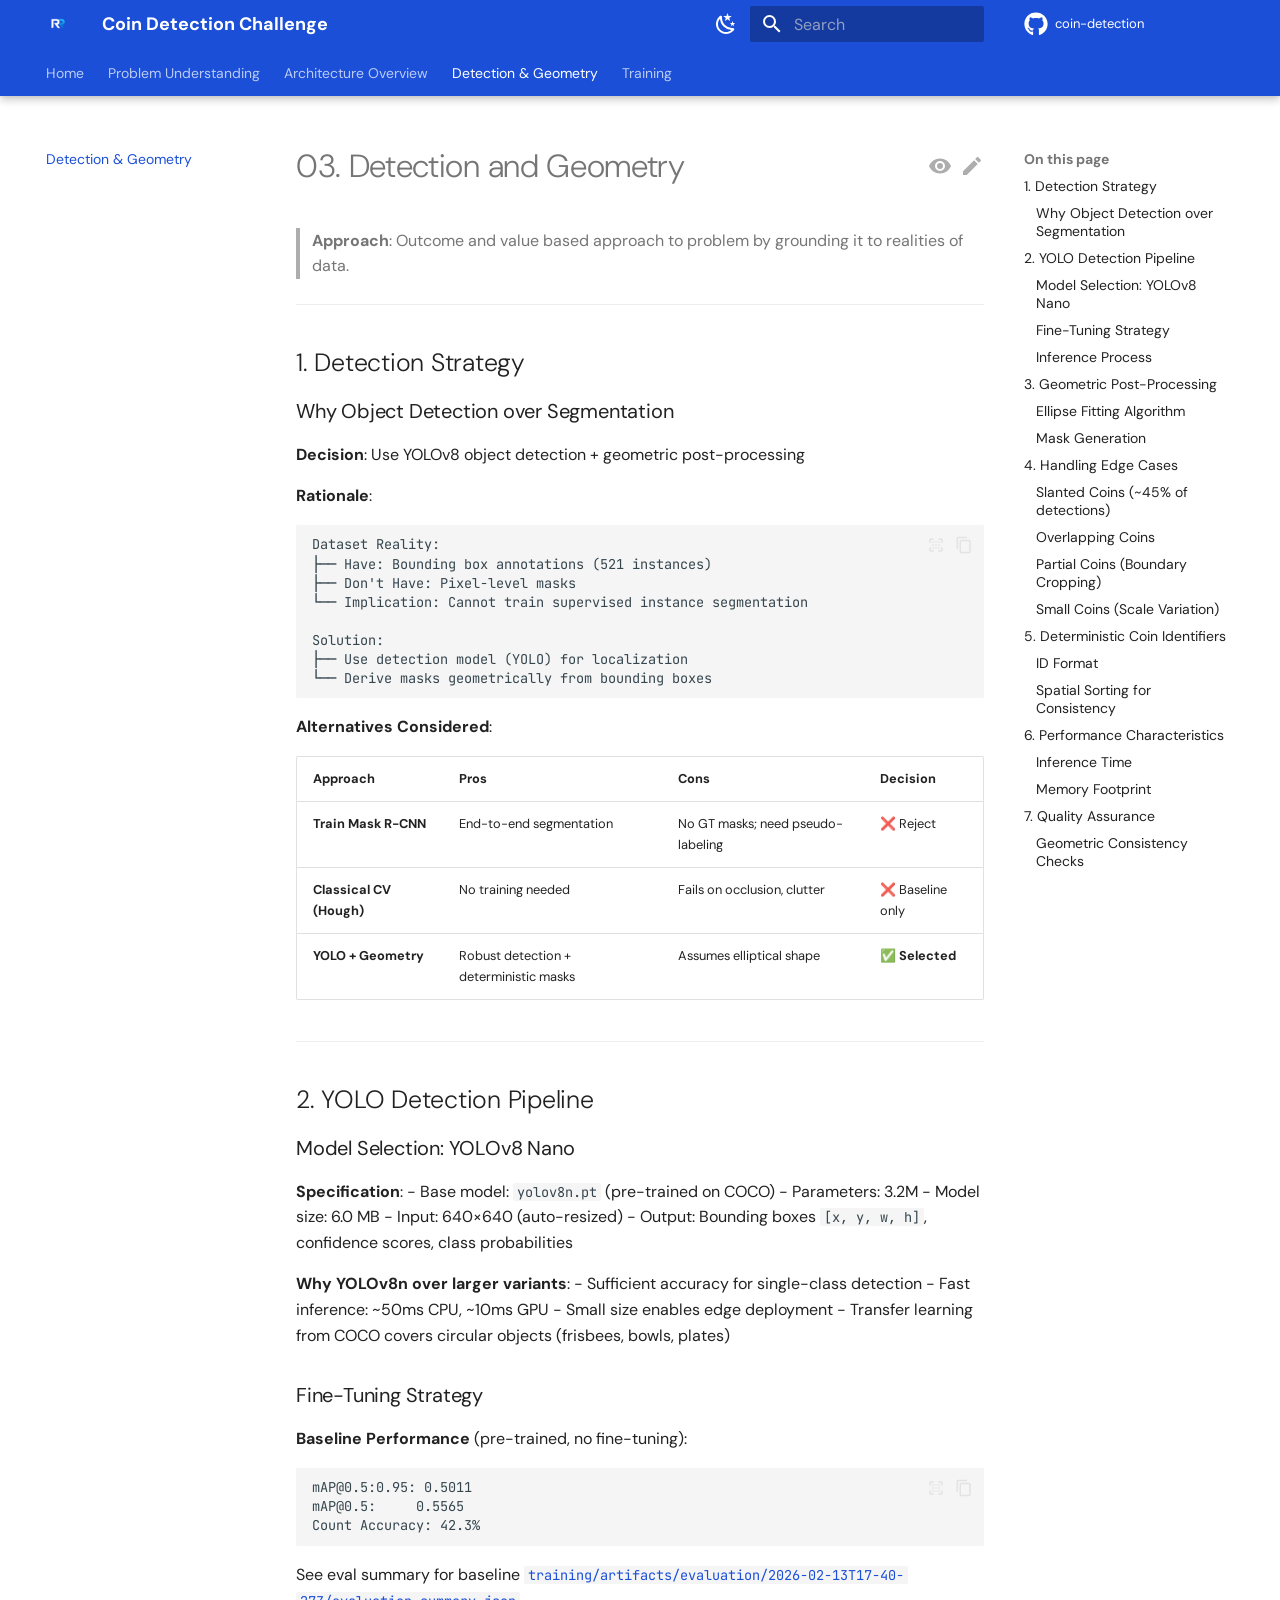
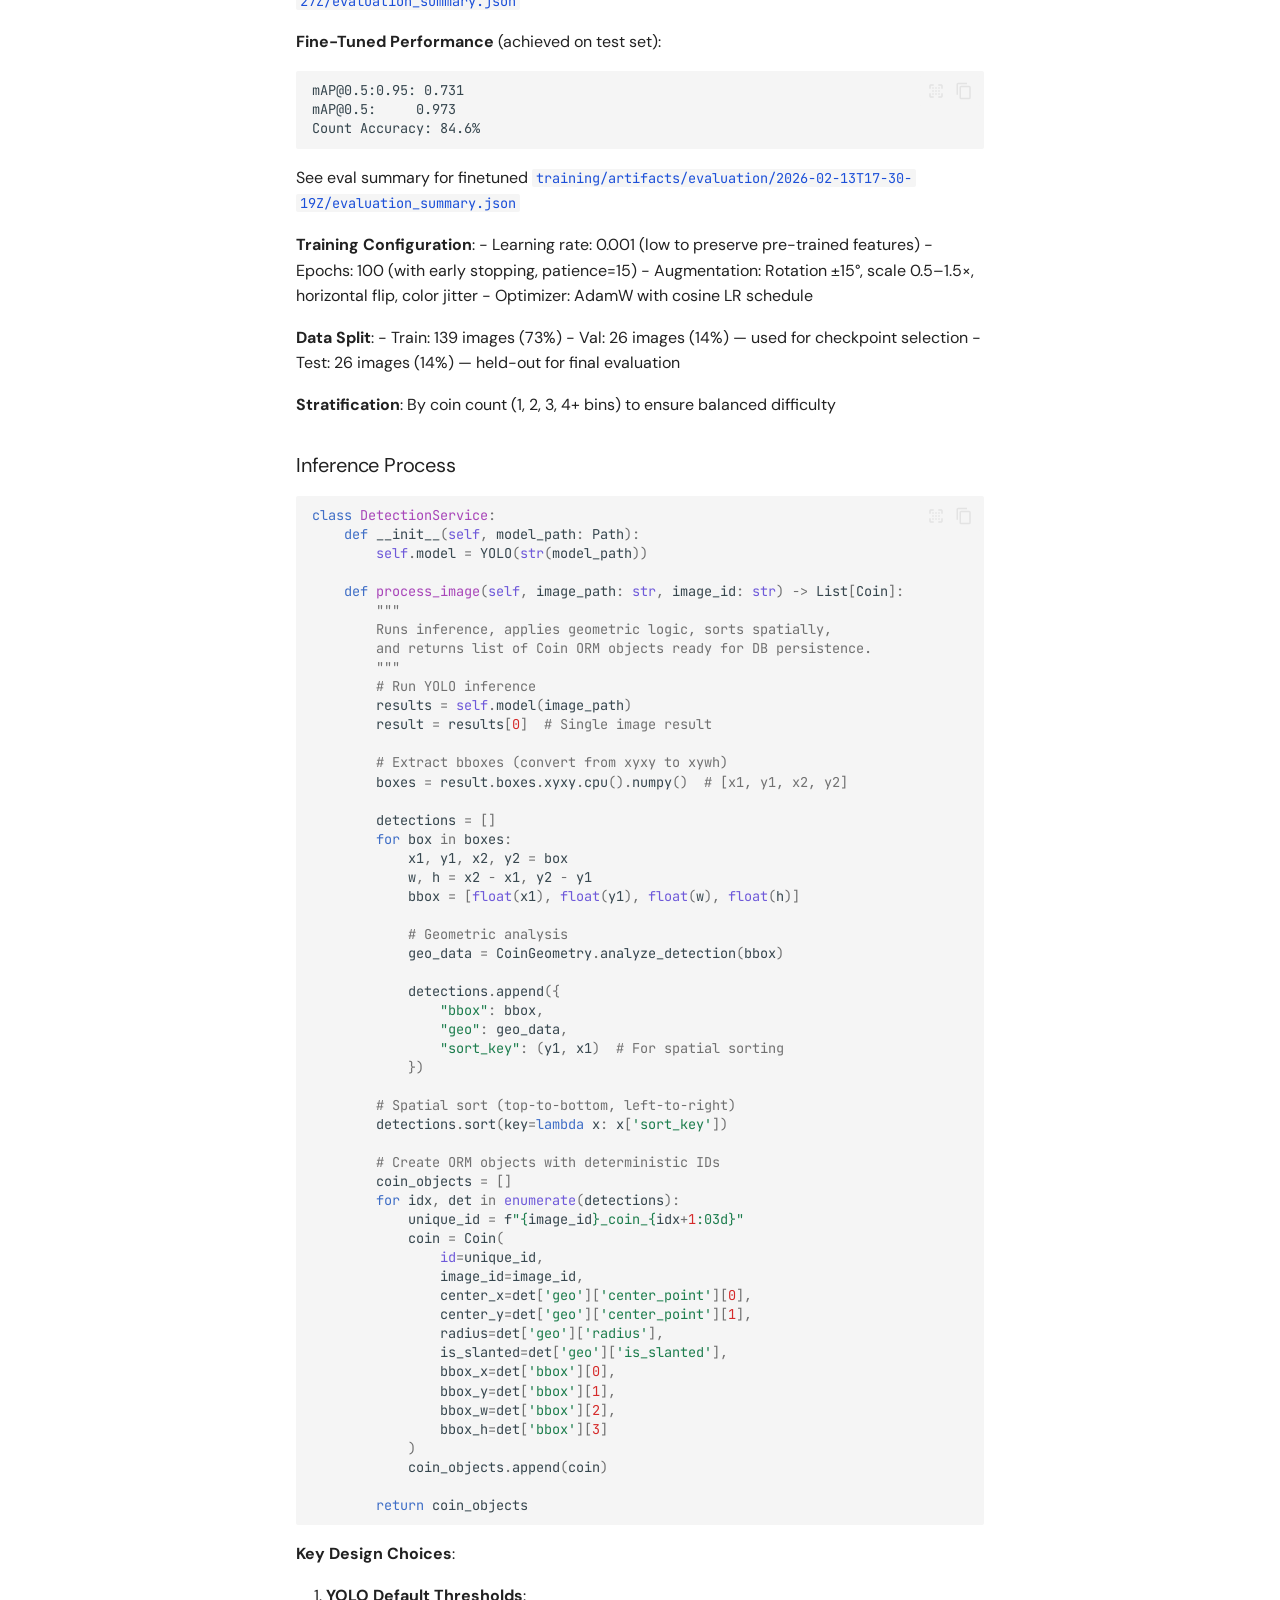
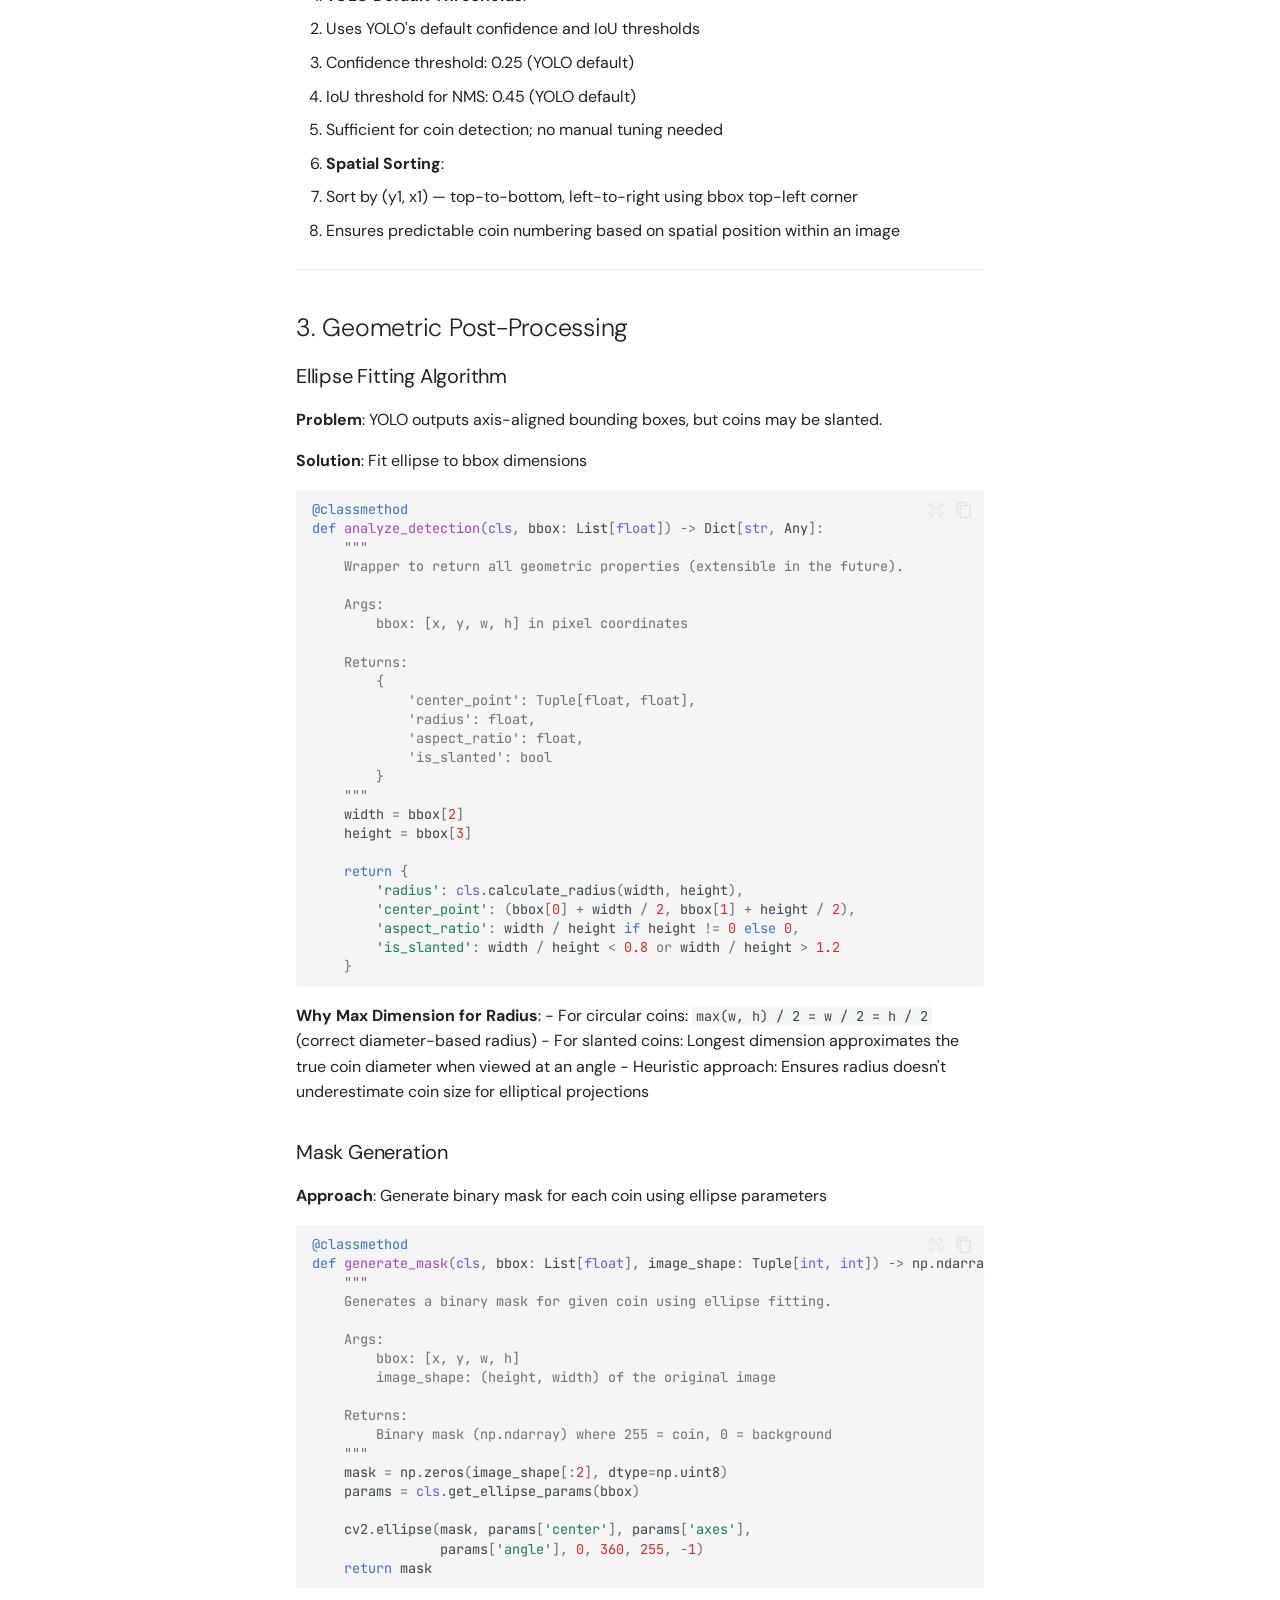
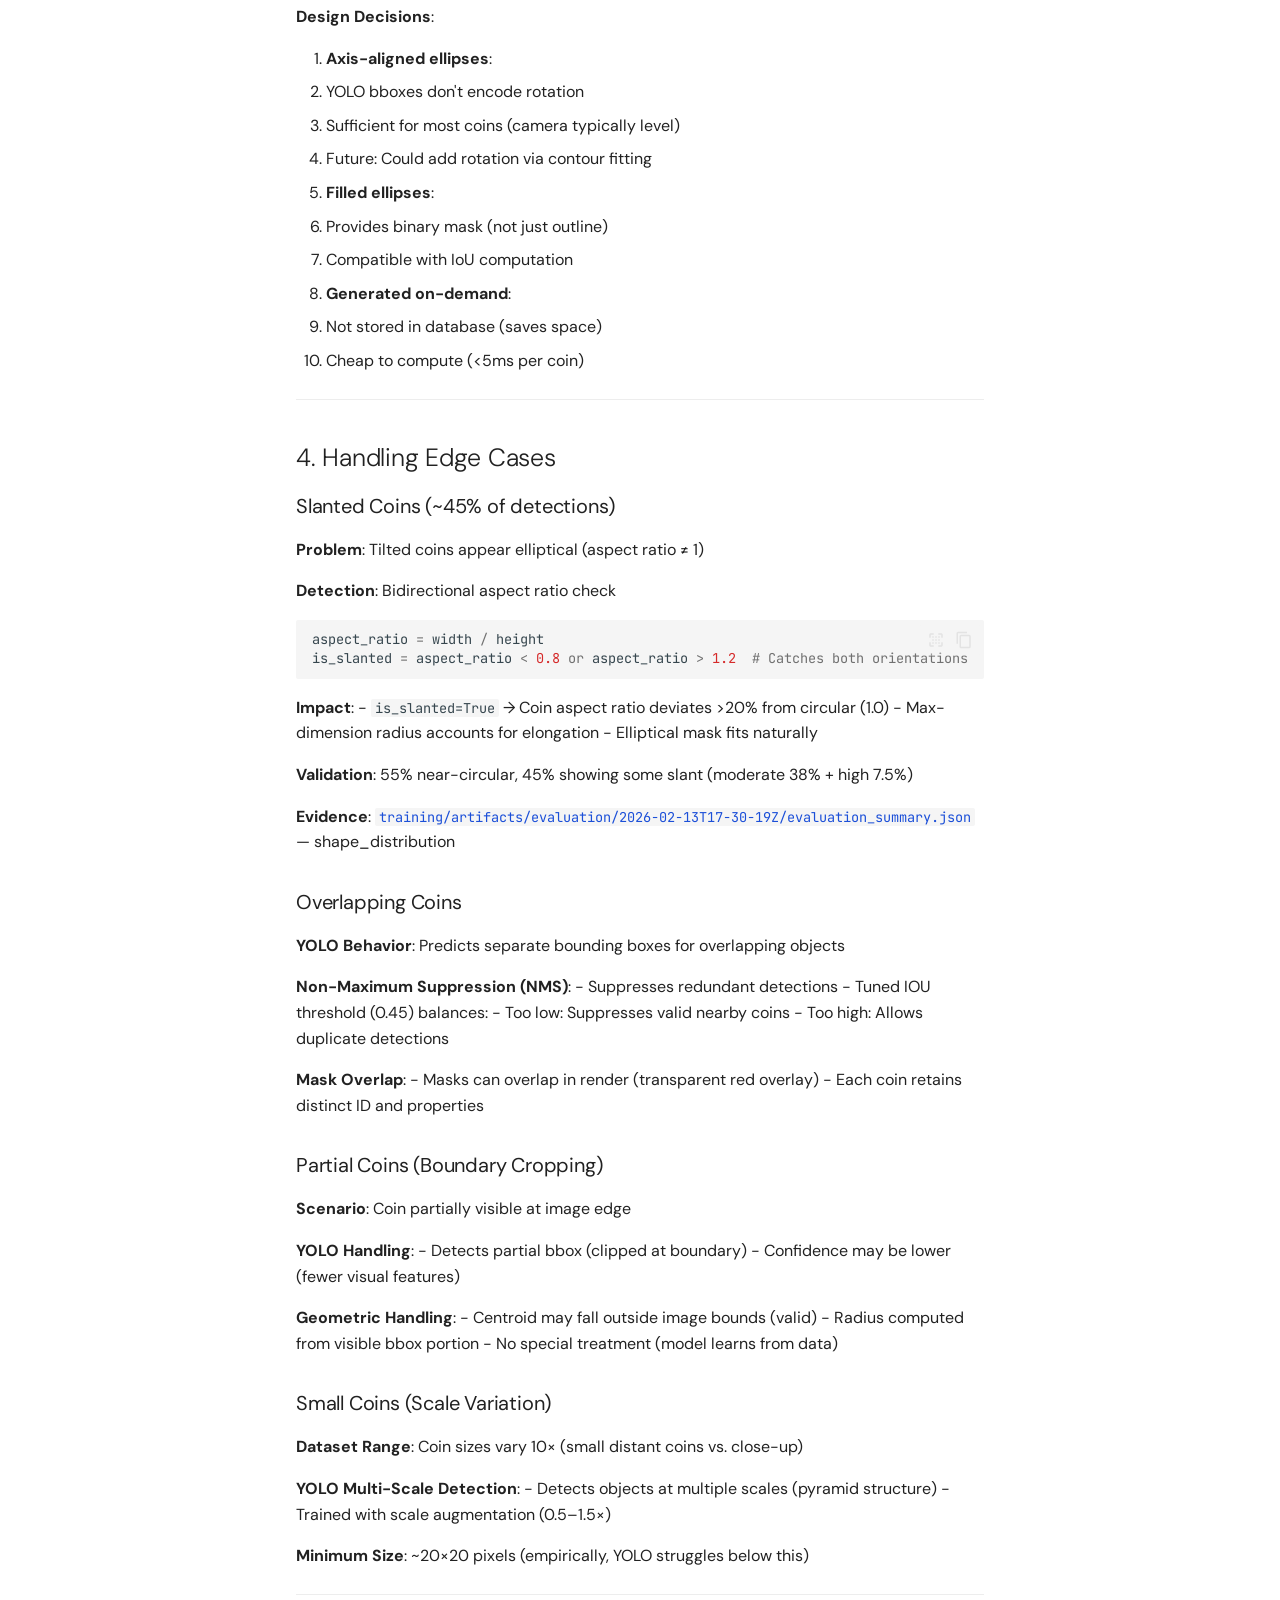
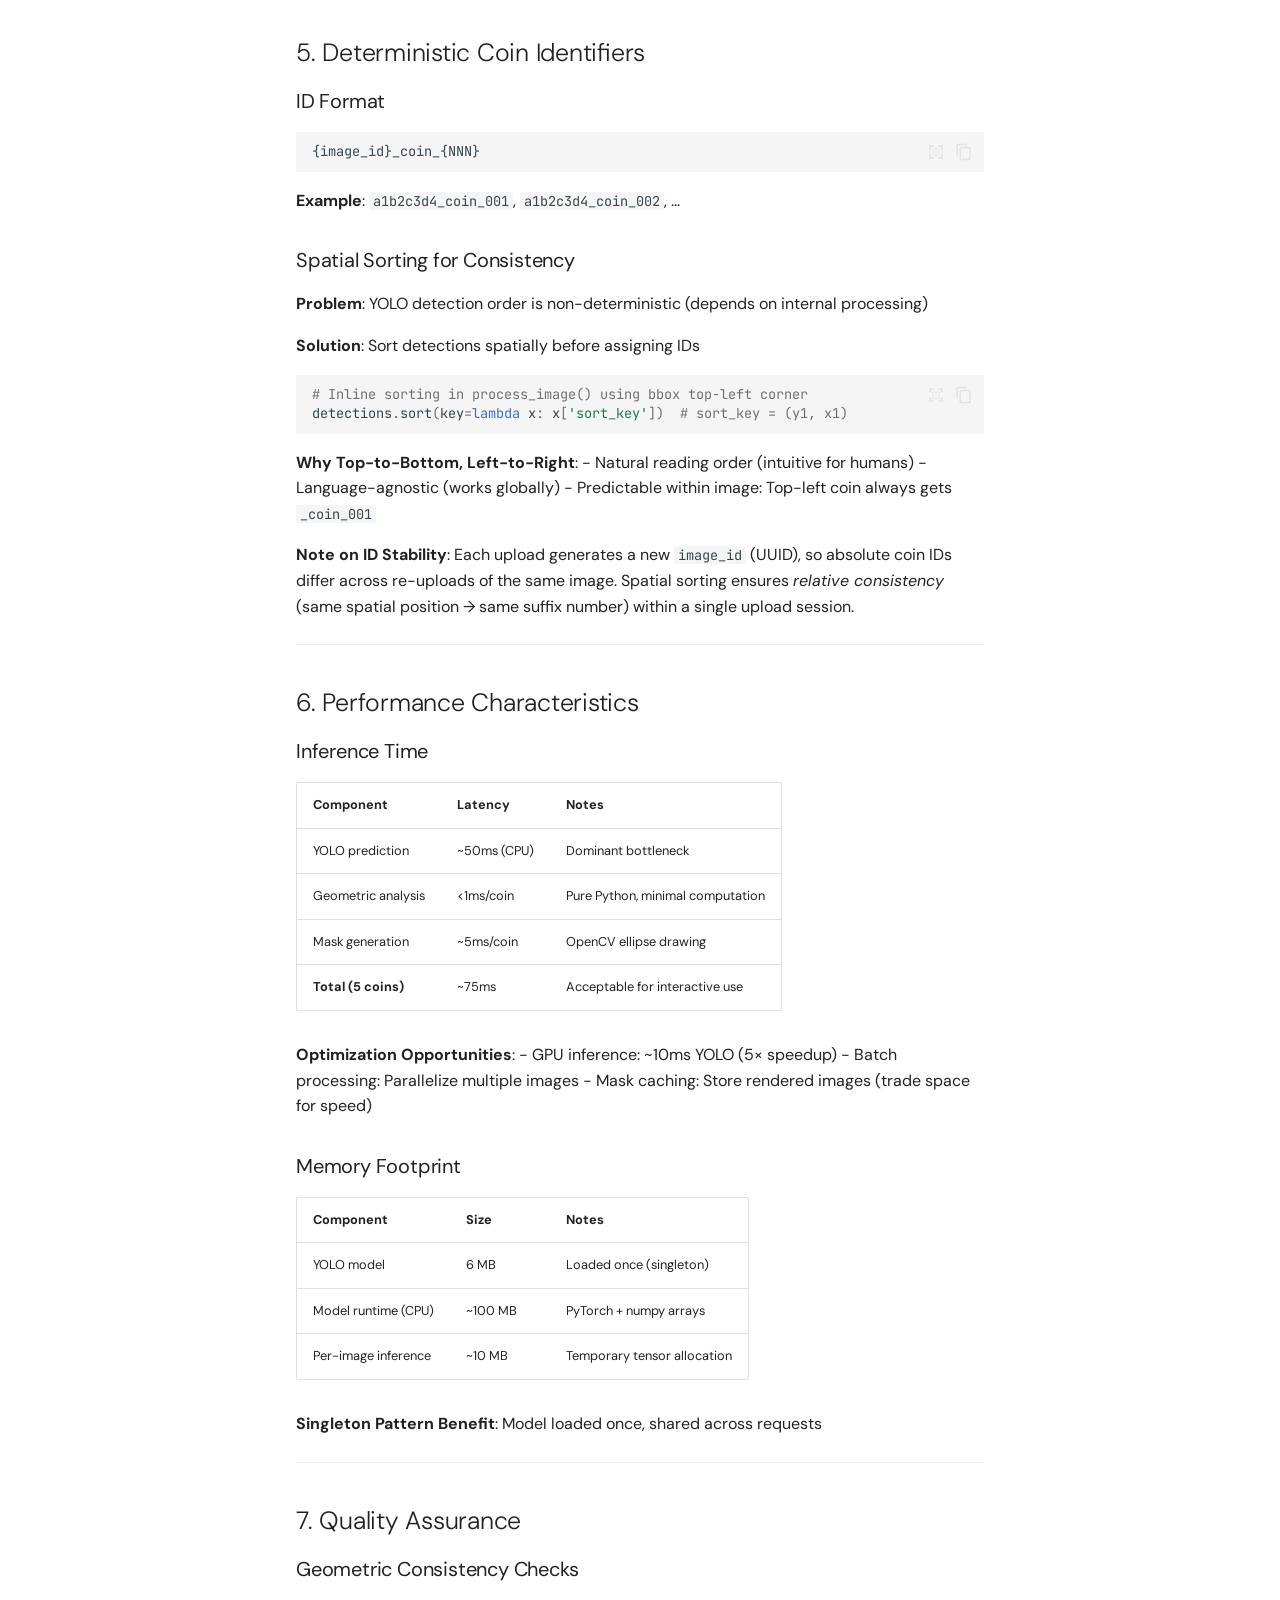
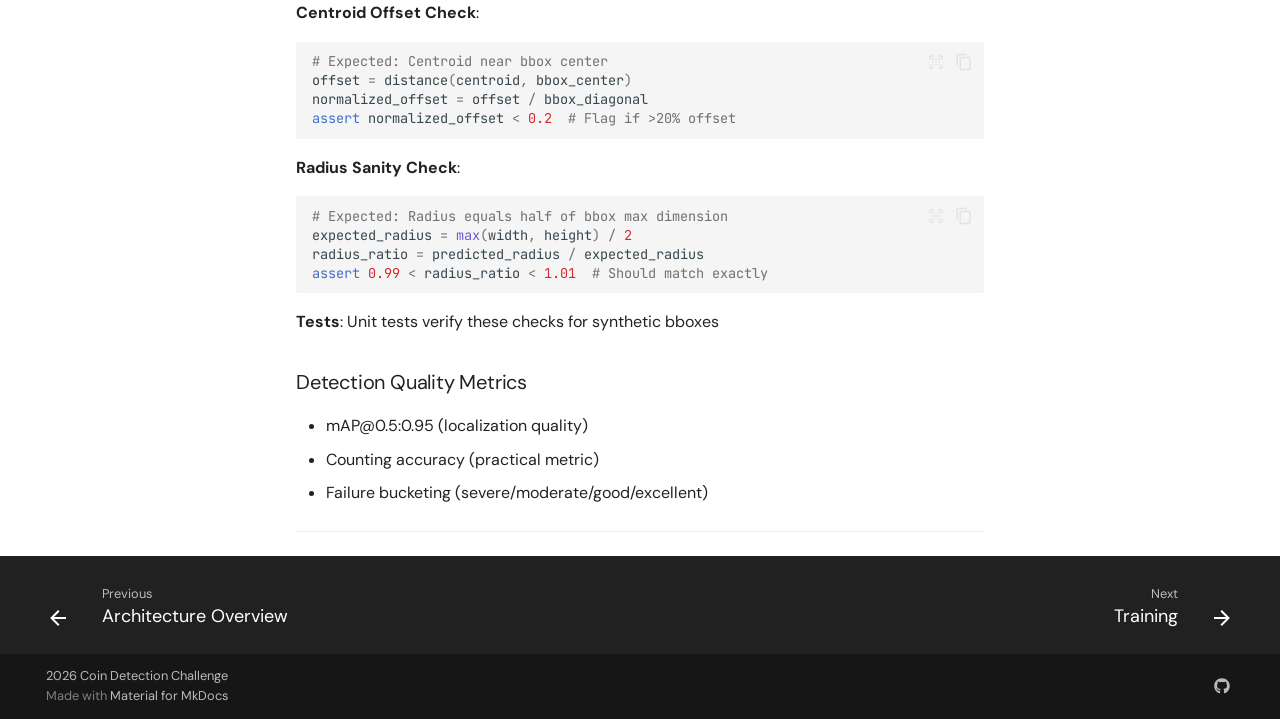
<file: 03_detection_and_geometry/index.html>
<!DOCTYPE html><html lang="en" class="no-js"><head>
    
      <meta charset="utf-8">
      <meta name="viewport" content="width=device-width,initial-scale=1">
      
        <meta name="description" content="A deep-dive into computer vision pipelines for real-time coin detection, geometric analysis, and classification.">
      
      
        <meta name="author" content="Your Team">
      
      
      
        <link rel="prev" href="../02_architecture_overview/">
      
      
        <link rel="next" href="../training/">
      
      
        
      
      
      <link rel="icon" href="../assets/images/favicon.png">
      <meta name="generator" content="mkdocs-1.6.1, mkdocs-material-9.7.5">
    
    
      
        <title>Detection &amp; Geometry - Coin Detection Challenge</title>
      
    
    
      <link rel="stylesheet" href="../assets/stylesheets/main.484c7ddc.min.css">
      
        
        <link rel="stylesheet" href="../assets/stylesheets/palette.ab4e12ef.min.css">
      
      


    
    
      
    
    
      
        
        
        <link rel="preconnect" href="https://fonts.gstatic.com" crossorigin="">
        <link rel="stylesheet" href="https://fonts.googleapis.com/css?family=DM+Sans:300,300i,400,400i,700,700i%7CJetBrains+Mono:400,400i,700,700i&amp;display=fallback">
        <style>:root{--md-text-font:"DM Sans";--md-code-font:"JetBrains Mono"}</style>
      
    
    
      <link rel="stylesheet" href="../stylesheets/extra.css">
    
    <script>__md_scope=new URL("..",location),__md_hash=e=>[...e].reduce(((e,_)=>(e<<5)-e+_.charCodeAt(0)),0),__md_get=(e,_=localStorage,t=__md_scope)=>JSON.parse(_.getItem(t.pathname+"."+e)),__md_set=(e,_,t=localStorage,a=__md_scope)=>{try{t.setItem(a.pathname+"."+e,JSON.stringify(_))}catch(e){}}</script>
    
      

    
    
  <link href="../assets/stylesheets/glightbox.min.css" rel="stylesheet"><script src="../assets/javascripts/glightbox.min.js"></script><style id="glightbox-style">
            html.glightbox-open { overflow: initial; height: 100%; }
            .gslide-title { margin-top: 0px; user-select: text; }
            .gslide-desc { color: #666; user-select: text; }
            .gslide-image img { background: white; }
            .gscrollbar-fixer { padding-right: 15px; }
            .gdesc-inner { font-size: 0.75rem; }
            body[data-md-color-scheme="slate"] .gdesc-inner { background: var(--md-default-bg-color); }
            body[data-md-color-scheme="slate"] .gslide-title { color: var(--md-default-fg-color); }
            body[data-md-color-scheme="slate"] .gslide-desc { color: var(--md-default-fg-color); }
        </style></head>
  
  
    
    
      
    
    
    
    
    <body dir="ltr" data-md-color-scheme="slate" data-md-color-primary="custom" data-md-color-accent="custom">
  
    
    <input class="md-toggle" data-md-toggle="drawer" type="checkbox" id="__drawer" autocomplete="off">
    <input class="md-toggle" data-md-toggle="search" type="checkbox" id="__search" autocomplete="off">
    <label class="md-overlay" for="__drawer"></label>
    <div data-md-component="skip">
      
        
        <a href="#03-detection-and-geometry" class="md-skip">
          Skip to content
        </a>
      
    </div>
    <div data-md-component="announce">
      
    </div>
    
    
      

  

<header class="md-header md-header--shadow md-header--lifted" data-md-component="header">
  <nav class="md-header__inner md-grid" aria-label="Header">
    <a href=".." title="Coin Detection Challenge" class="md-header__button md-logo" aria-label="Coin Detection Challenge" data-md-component="logo">
      
  <img src="../rr_logo.png" alt="logo">

    </a>
    <label class="md-header__button md-icon" for="__drawer">
      
      <svg xmlns="http://www.w3.org/2000/svg" viewBox="0 0 24 24"><path d="M3 6h18v2H3zm0 5h18v2H3zm0 5h18v2H3z"></path></svg>
    </label>
    <div class="md-header__title" data-md-component="header-title">
      <div class="md-header__ellipsis">
        <div class="md-header__topic">
          <span class="md-ellipsis">
            Coin Detection Challenge
          </span>
        </div>
        <div class="md-header__topic" data-md-component="header-topic">
          <span class="md-ellipsis">
            
              Detection &amp; Geometry
            
          </span>
        </div>
      </div>
    </div>
    
      
        <form class="md-header__option" data-md-component="palette">
  
    
    
    
    <input class="md-option" data-md-color-media="(prefers-color-scheme: dark)" data-md-color-scheme="slate" data-md-color-primary="custom" data-md-color-accent="custom" aria-label="Switch to light mode" type="radio" name="__palette" id="__palette_0">
    
      <label class="md-header__button md-icon" title="Switch to light mode" for="__palette_1" hidden="">
        <svg xmlns="http://www.w3.org/2000/svg" viewBox="0 0 24 24"><path d="M12 7a5 5 0 0 1 5 5 5 5 0 0 1-5 5 5 5 0 0 1-5-5 5 5 0 0 1 5-5m0 2a3 3 0 0 0-3 3 3 3 0 0 0 3 3 3 3 0 0 0 3-3 3 3 0 0 0-3-3m0-7 2.39 3.42C13.65 5.15 12.84 5 12 5s-1.65.15-2.39.42zM3.34 7l4.16-.35A7.2 7.2 0 0 0 5.94 8.5c-.44.74-.69 1.5-.83 2.29zm.02 10 1.76-3.77a7.131 7.131 0 0 0 2.38 4.14zM20.65 7l-1.77 3.79a7.02 7.02 0 0 0-2.38-4.15zm-.01 10-4.14.36c.59-.51 1.12-1.14 1.54-1.86.42-.73.69-1.5.83-2.29zM12 22l-2.41-3.44c.74.27 1.55.44 2.41.44.82 0 1.63-.17 2.37-.44z"></path></svg>
      </label>
    
  
    
    
    
    <input class="md-option" data-md-color-media="(prefers-color-scheme: light)" data-md-color-scheme="default" data-md-color-primary="custom" data-md-color-accent="custom" aria-label="Switch to dark mode" type="radio" name="__palette" id="__palette_1">
    
      <label class="md-header__button md-icon" title="Switch to dark mode" for="__palette_0" hidden="">
        <svg xmlns="http://www.w3.org/2000/svg" viewBox="0 0 24 24"><path d="m17.75 4.09-2.53 1.94.91 3.06-2.63-1.81-2.63 1.81.91-3.06-2.53-1.94L12.44 4l1.06-3 1.06 3zm3.5 6.91-1.64 1.25.59 1.98-1.7-1.17-1.7 1.17.59-1.98L15.75 11l2.06-.05L18.5 9l.69 1.95zm-2.28 4.95c.83-.08 1.72 1.1 1.19 1.85-.32.45-.66.87-1.08 1.27C15.17 23 8.84 23 4.94 19.07c-3.91-3.9-3.91-10.24 0-14.14.4-.4.82-.76 1.27-1.08.75-.53 1.93.36 1.85 1.19-.27 2.86.69 5.83 2.89 8.02a9.96 9.96 0 0 0 8.02 2.89m-1.64 2.02a12.08 12.08 0 0 1-7.8-3.47c-2.17-2.19-3.33-5-3.49-7.82-2.81 3.14-2.7 7.96.31 10.98 3.02 3.01 7.84 3.12 10.98.31"></path></svg>
      </label>
    
  
</form>
      
    
    
      <script>var palette=__md_get("__palette");if(palette&&palette.color){if("(prefers-color-scheme)"===palette.color.media){var media=matchMedia("(prefers-color-scheme: light)"),input=document.querySelector(media.matches?"[data-md-color-media='(prefers-color-scheme: light)']":"[data-md-color-media='(prefers-color-scheme: dark)']");palette.color.media=input.getAttribute("data-md-color-media"),palette.color.scheme=input.getAttribute("data-md-color-scheme"),palette.color.primary=input.getAttribute("data-md-color-primary"),palette.color.accent=input.getAttribute("data-md-color-accent")}for(var[key,value]of Object.entries(palette.color))document.body.setAttribute("data-md-color-"+key,value)}</script>
    
    
    
      
      
        <label class="md-header__button md-icon" for="__search">
          
          <svg xmlns="http://www.w3.org/2000/svg" viewBox="0 0 24 24"><path d="M9.5 3A6.5 6.5 0 0 1 16 9.5c0 1.61-.59 3.09-1.56 4.23l.27.27h.79l5 5-1.5 1.5-5-5v-.79l-.27-.27A6.52 6.52 0 0 1 9.5 16 6.5 6.5 0 0 1 3 9.5 6.5 6.5 0 0 1 9.5 3m0 2C7 5 5 7 5 9.5S7 14 9.5 14 14 12 14 9.5 12 5 9.5 5"></path></svg>
        </label>
        <div class="md-search" data-md-component="search" role="dialog">
  <label class="md-search__overlay" for="__search"></label>
  <div class="md-search__inner" role="search">
    <form class="md-search__form" name="search">
      <input type="text" class="md-search__input" name="query" aria-label="Search" placeholder="Search" autocapitalize="off" autocorrect="off" autocomplete="off" spellcheck="false" data-md-component="search-query" required="">
      <label class="md-search__icon md-icon" for="__search">
        
        <svg xmlns="http://www.w3.org/2000/svg" viewBox="0 0 24 24"><path d="M9.5 3A6.5 6.5 0 0 1 16 9.5c0 1.61-.59 3.09-1.56 4.23l.27.27h.79l5 5-1.5 1.5-5-5v-.79l-.27-.27A6.52 6.52 0 0 1 9.5 16 6.5 6.5 0 0 1 3 9.5 6.5 6.5 0 0 1 9.5 3m0 2C7 5 5 7 5 9.5S7 14 9.5 14 14 12 14 9.5 12 5 9.5 5"></path></svg>
        
        <svg xmlns="http://www.w3.org/2000/svg" viewBox="0 0 24 24"><path d="M20 11v2H8l5.5 5.5-1.42 1.42L4.16 12l7.92-7.92L13.5 5.5 8 11z"></path></svg>
      </label>
      <nav class="md-search__options" aria-label="Search">
        
          <a href="javascript:void(0)" class="md-search__icon md-icon" title="Share" aria-label="Share" data-clipboard="" data-clipboard-text="" data-md-component="search-share" tabindex="-1">
            
            <svg xmlns="http://www.w3.org/2000/svg" viewBox="0 0 24 24"><path d="M18 16.08c-.76 0-1.44.3-1.96.77L8.91 12.7c.05-.23.09-.46.09-.7s-.04-.47-.09-.7l7.05-4.11c.54.5 1.25.81 2.04.81a3 3 0 0 0 3-3 3 3 0 0 0-3-3 3 3 0 0 0-3 3c0 .24.04.47.09.7L8.04 9.81C7.5 9.31 6.79 9 6 9a3 3 0 0 0-3 3 3 3 0 0 0 3 3c.79 0 1.5-.31 2.04-.81l7.12 4.15c-.05.21-.08.43-.08.66 0 1.61 1.31 2.91 2.92 2.91s2.92-1.3 2.92-2.91A2.92 2.92 0 0 0 18 16.08"></path></svg>
          </a>
        
        <button type="reset" class="md-search__icon md-icon" title="Clear" aria-label="Clear" tabindex="-1">
          
          <svg xmlns="http://www.w3.org/2000/svg" viewBox="0 0 24 24"><path d="M19 6.41 17.59 5 12 10.59 6.41 5 5 6.41 10.59 12 5 17.59 6.41 19 12 13.41 17.59 19 19 17.59 13.41 12z"></path></svg>
        </button>
      </nav>
      
        <div class="md-search__suggest" data-md-component="search-suggest"></div>
      
    </form>
    <div class="md-search__output">
      <div class="md-search__scrollwrap" tabindex="0" data-md-scrollfix="">
        <div class="md-search-result" data-md-component="search-result">
          <div class="md-search-result__meta">
            Initializing search
          </div>
          <ol class="md-search-result__list" role="presentation"></ol>
        </div>
      </div>
    </div>
  </div>
</div>
      
    
    
      <div class="md-header__source">
        <a href="https://github.com/your-org/coin-detection" title="Go to repository" class="md-source" data-md-component="source">
  <div class="md-source__icon md-icon">
    
    <svg xmlns="http://www.w3.org/2000/svg" viewBox="0 0 512 512"><!--! Font Awesome Free 7.1.0 by @fontawesome - https://fontawesome.com License - https://fontawesome.com/license/free (Icons: CC BY 4.0, Fonts: SIL OFL 1.1, Code: MIT License) Copyright 2025 Fonticons, Inc.--><path d="M173.9 397.4c0 2-2.3 3.6-5.2 3.6-3.3.3-5.6-1.3-5.6-3.6 0-2 2.3-3.6 5.2-3.6 3-.3 5.6 1.3 5.6 3.6m-31.1-4.5c-.7 2 1.3 4.3 4.3 4.9 2.6 1 5.6 0 6.2-2s-1.3-4.3-4.3-5.2c-2.6-.7-5.5.3-6.2 2.3m44.2-1.7c-2.9.7-4.9 2.6-4.6 4.9.3 2 2.9 3.3 5.9 2.6 2.9-.7 4.9-2.6 4.6-4.6-.3-1.9-3-3.2-5.9-2.9M252.8 8C114.1 8 8 113.3 8 252c0 110.9 69.8 205.8 169.5 239.2 12.8 2.3 17.3-5.6 17.3-12.1 0-6.2-.3-40.4-.3-61.4 0 0-70 15-84.7-29.8 0 0-11.4-29.1-27.8-36.6 0 0-22.9-15.7 1.6-15.4 0 0 24.9 2 38.6 25.8 21.9 38.6 58.6 27.5 72.9 20.9 2.3-16 8.8-27.1 16-33.7-55.9-6.2-112.3-14.3-112.3-110.5 0-27.5 7.6-41.3 23.6-58.9-2.6-6.5-11.1-33.3 2.6-67.9 20.9-6.5 69 27 69 27 20-5.6 41.5-8.5 62.8-8.5s42.8 2.9 62.8 8.5c0 0 48.1-33.6 69-27 13.7 34.7 5.2 61.4 2.6 67.9 16 17.7 25.8 31.5 25.8 58.9 0 96.5-58.9 104.2-114.8 110.5 9.2 7.9 17 22.9 17 46.4 0 33.7-.3 75.4-.3 83.6 0 6.5 4.6 14.4 17.3 12.1C436.2 457.8 504 362.9 504 252 504 113.3 391.5 8 252.8 8M105.2 352.9c-1.3 1-1 3.3.7 5.2 1.6 1.6 3.9 2.3 5.2 1 1.3-1 1-3.3-.7-5.2-1.6-1.6-3.9-2.3-5.2-1m-10.8-8.1c-.7 1.3.3 2.9 2.3 3.9 1.6 1 3.6.7 4.3-.7.7-1.3-.3-2.9-2.3-3.9-2-.6-3.6-.3-4.3.7m32.4 35.6c-1.6 1.3-1 4.3 1.3 6.2 2.3 2.3 5.2 2.6 6.5 1 1.3-1.3.7-4.3-1.3-6.2-2.2-2.3-5.2-2.6-6.5-1m-11.4-14.7c-1.6 1-1.6 3.6 0 5.9s4.3 3.3 5.6 2.3c1.6-1.3 1.6-3.9 0-6.2-1.4-2.3-4-3.3-5.6-2"></path></svg>
  </div>
  <div class="md-source__repository">
    coin-detection
  </div>
</a>
      </div>
    
  </nav>
  
    
      
<nav class="md-tabs" aria-label="Tabs" data-md-component="tabs">
  <div class="md-grid">
    <ul class="md-tabs__list">
      
        
  
  
  
  
    <li class="md-tabs__item">
      <a href=".." class="md-tabs__link">
        
  
  
    
  
  Home

      </a>
    </li>
  

      
        
  
  
  
  
    <li class="md-tabs__item">
      <a href="../01_problem_understanding/" class="md-tabs__link">
        
  
  
    
  
  Problem Understanding

      </a>
    </li>
  

      
        
  
  
  
  
    <li class="md-tabs__item">
      <a href="../02_architecture_overview/" class="md-tabs__link">
        
  
  
    
  
  Architecture Overview

      </a>
    </li>
  

      
        
  
  
  
    
  
  
    <li class="md-tabs__item md-tabs__item--active">
      <a href="./" class="md-tabs__link">
        
  
  
    
  
  Detection &amp; Geometry

      </a>
    </li>
  

      
        
  
  
  
  
    <li class="md-tabs__item">
      <a href="../training/" class="md-tabs__link">
        
  
  
    
  
  Training

      </a>
    </li>
  

      
    </ul>
  </div>
</nav>
    
  
</header>
    
    <div class="md-container" data-md-component="container">
      
      
        
      
      <main class="md-main" data-md-component="main">
        <div class="md-main__inner md-grid">
          
            
              
              <div class="md-sidebar md-sidebar--primary" data-md-component="sidebar" data-md-type="navigation">
                <div class="md-sidebar__scrollwrap">
                  <div class="md-sidebar__inner">
                    


  


<nav class="md-nav md-nav--primary md-nav--lifted" aria-label="Navigation" data-md-level="0">
  <label class="md-nav__title" for="__drawer">
    <a href=".." title="Coin Detection Challenge" class="md-nav__button md-logo" aria-label="Coin Detection Challenge" data-md-component="logo">
      
  <img src="../rr_logo.png" alt="logo">

    </a>
    Coin Detection Challenge
  </label>
  
    <div class="md-nav__source">
      <a href="https://github.com/your-org/coin-detection" title="Go to repository" class="md-source" data-md-component="source">
  <div class="md-source__icon md-icon">
    
    <svg xmlns="http://www.w3.org/2000/svg" viewBox="0 0 512 512"><!--! Font Awesome Free 7.1.0 by @fontawesome - https://fontawesome.com License - https://fontawesome.com/license/free (Icons: CC BY 4.0, Fonts: SIL OFL 1.1, Code: MIT License) Copyright 2025 Fonticons, Inc.--><path d="M173.9 397.4c0 2-2.3 3.6-5.2 3.6-3.3.3-5.6-1.3-5.6-3.6 0-2 2.3-3.6 5.2-3.6 3-.3 5.6 1.3 5.6 3.6m-31.1-4.5c-.7 2 1.3 4.3 4.3 4.9 2.6 1 5.6 0 6.2-2s-1.3-4.3-4.3-5.2c-2.6-.7-5.5.3-6.2 2.3m44.2-1.7c-2.9.7-4.9 2.6-4.6 4.9.3 2 2.9 3.3 5.9 2.6 2.9-.7 4.9-2.6 4.6-4.6-.3-1.9-3-3.2-5.9-2.9M252.8 8C114.1 8 8 113.3 8 252c0 110.9 69.8 205.8 169.5 239.2 12.8 2.3 17.3-5.6 17.3-12.1 0-6.2-.3-40.4-.3-61.4 0 0-70 15-84.7-29.8 0 0-11.4-29.1-27.8-36.6 0 0-22.9-15.7 1.6-15.4 0 0 24.9 2 38.6 25.8 21.9 38.6 58.6 27.5 72.9 20.9 2.3-16 8.8-27.1 16-33.7-55.9-6.2-112.3-14.3-112.3-110.5 0-27.5 7.6-41.3 23.6-58.9-2.6-6.5-11.1-33.3 2.6-67.9 20.9-6.5 69 27 69 27 20-5.6 41.5-8.5 62.8-8.5s42.8 2.9 62.8 8.5c0 0 48.1-33.6 69-27 13.7 34.7 5.2 61.4 2.6 67.9 16 17.7 25.8 31.5 25.8 58.9 0 96.5-58.9 104.2-114.8 110.5 9.2 7.9 17 22.9 17 46.4 0 33.7-.3 75.4-.3 83.6 0 6.5 4.6 14.4 17.3 12.1C436.2 457.8 504 362.9 504 252 504 113.3 391.5 8 252.8 8M105.2 352.9c-1.3 1-1 3.3.7 5.2 1.6 1.6 3.9 2.3 5.2 1 1.3-1 1-3.3-.7-5.2-1.6-1.6-3.9-2.3-5.2-1m-10.8-8.1c-.7 1.3.3 2.9 2.3 3.9 1.6 1 3.6.7 4.3-.7.7-1.3-.3-2.9-2.3-3.9-2-.6-3.6-.3-4.3.7m32.4 35.6c-1.6 1.3-1 4.3 1.3 6.2 2.3 2.3 5.2 2.6 6.5 1 1.3-1.3.7-4.3-1.3-6.2-2.2-2.3-5.2-2.6-6.5-1m-11.4-14.7c-1.6 1-1.6 3.6 0 5.9s4.3 3.3 5.6 2.3c1.6-1.3 1.6-3.9 0-6.2-1.4-2.3-4-3.3-5.6-2"></path></svg>
  </div>
  <div class="md-source__repository">
    coin-detection
  </div>
</a>
    </div>
  
  <ul class="md-nav__list" data-md-scrollfix="">
    
      
      
  
  
  
  
    <li class="md-nav__item">
      <a href=".." class="md-nav__link">
        
  
  
  <span class="md-ellipsis">
    
  
    Home
  

    
  </span>
  
  

      </a>
    </li>
  

    
      
      
  
  
  
  
    <li class="md-nav__item">
      <a href="../01_problem_understanding/" class="md-nav__link">
        
  
  
  <span class="md-ellipsis">
    
  
    Problem Understanding
  

    
  </span>
  
  

      </a>
    </li>
  

    
      
      
  
  
  
  
    <li class="md-nav__item">
      <a href="../02_architecture_overview/" class="md-nav__link">
        
  
  
  <span class="md-ellipsis">
    
  
    Architecture Overview
  

    
  </span>
  
  

      </a>
    </li>
  

    
      
      
  
  
    
  
  
  
    <li class="md-nav__item md-nav__item--active">
      
      <input class="md-nav__toggle md-toggle" type="checkbox" id="__toc">
      
      
        
      
      
        <label class="md-nav__link md-nav__link--active" for="__toc">
          
  
  
  <span class="md-ellipsis">
    
  
    Detection &amp; Geometry
  

    
  </span>
  
  

          <span class="md-nav__icon md-icon"></span>
        </label>
      
      <a href="./" class="md-nav__link md-nav__link--active">
        
  
  
  <span class="md-ellipsis">
    
  
    Detection &amp; Geometry
  

    
  </span>
  
  

      </a>
      
        

  

<nav class="md-nav md-nav--secondary" aria-label="On this page">
  
  
  
    
  
  
    <label class="md-nav__title" for="__toc">
      <span class="md-nav__icon md-icon"></span>
      On this page
    </label>
    <ul class="md-nav__list" data-md-component="toc" data-md-scrollfix="">
      
        <li class="md-nav__item">
  <a href="#1-detection-strategy" class="md-nav__link">
    <span class="md-ellipsis">
      
        1. Detection Strategy
      
    </span>
  </a>
  
    <nav class="md-nav" aria-label="1. Detection Strategy">
      <ul class="md-nav__list">
        
          <li class="md-nav__item">
  <a href="#why-object-detection-over-segmentation" class="md-nav__link">
    <span class="md-ellipsis">
      
        Why Object Detection over Segmentation
      
    </span>
  </a>
  
</li>
        
      </ul>
    </nav>
  
</li>
      
        <li class="md-nav__item">
  <a href="#2-yolo-detection-pipeline" class="md-nav__link">
    <span class="md-ellipsis">
      
        2. YOLO Detection Pipeline
      
    </span>
  </a>
  
    <nav class="md-nav" aria-label="2. YOLO Detection Pipeline">
      <ul class="md-nav__list">
        
          <li class="md-nav__item">
  <a href="#model-selection-yolov8-nano" class="md-nav__link">
    <span class="md-ellipsis">
      
        Model Selection: YOLOv8 Nano
      
    </span>
  </a>
  
</li>
        
          <li class="md-nav__item">
  <a href="#fine-tuning-strategy" class="md-nav__link">
    <span class="md-ellipsis">
      
        Fine-Tuning Strategy
      
    </span>
  </a>
  
</li>
        
          <li class="md-nav__item">
  <a href="#inference-process" class="md-nav__link">
    <span class="md-ellipsis">
      
        Inference Process
      
    </span>
  </a>
  
</li>
        
      </ul>
    </nav>
  
</li>
      
        <li class="md-nav__item">
  <a href="#3-geometric-post-processing" class="md-nav__link">
    <span class="md-ellipsis">
      
        3. Geometric Post-Processing
      
    </span>
  </a>
  
    <nav class="md-nav" aria-label="3. Geometric Post-Processing">
      <ul class="md-nav__list">
        
          <li class="md-nav__item">
  <a href="#ellipse-fitting-algorithm" class="md-nav__link">
    <span class="md-ellipsis">
      
        Ellipse Fitting Algorithm
      
    </span>
  </a>
  
</li>
        
          <li class="md-nav__item">
  <a href="#mask-generation" class="md-nav__link">
    <span class="md-ellipsis">
      
        Mask Generation
      
    </span>
  </a>
  
</li>
        
      </ul>
    </nav>
  
</li>
      
        <li class="md-nav__item">
  <a href="#4-handling-edge-cases" class="md-nav__link">
    <span class="md-ellipsis">
      
        4. Handling Edge Cases
      
    </span>
  </a>
  
    <nav class="md-nav" aria-label="4. Handling Edge Cases">
      <ul class="md-nav__list">
        
          <li class="md-nav__item">
  <a href="#slanted-coins-45-of-detections" class="md-nav__link">
    <span class="md-ellipsis">
      
        Slanted Coins (~45% of detections)
      
    </span>
  </a>
  
</li>
        
          <li class="md-nav__item">
  <a href="#overlapping-coins" class="md-nav__link">
    <span class="md-ellipsis">
      
        Overlapping Coins
      
    </span>
  </a>
  
</li>
        
          <li class="md-nav__item">
  <a href="#partial-coins-boundary-cropping" class="md-nav__link">
    <span class="md-ellipsis">
      
        Partial Coins (Boundary Cropping)
      
    </span>
  </a>
  
</li>
        
          <li class="md-nav__item">
  <a href="#small-coins-scale-variation" class="md-nav__link">
    <span class="md-ellipsis">
      
        Small Coins (Scale Variation)
      
    </span>
  </a>
  
</li>
        
      </ul>
    </nav>
  
</li>
      
        <li class="md-nav__item">
  <a href="#5-deterministic-coin-identifiers" class="md-nav__link">
    <span class="md-ellipsis">
      
        5. Deterministic Coin Identifiers
      
    </span>
  </a>
  
    <nav class="md-nav" aria-label="5. Deterministic Coin Identifiers">
      <ul class="md-nav__list">
        
          <li class="md-nav__item">
  <a href="#id-format" class="md-nav__link">
    <span class="md-ellipsis">
      
        ID Format
      
    </span>
  </a>
  
</li>
        
          <li class="md-nav__item">
  <a href="#spatial-sorting-for-consistency" class="md-nav__link">
    <span class="md-ellipsis">
      
        Spatial Sorting for Consistency
      
    </span>
  </a>
  
</li>
        
      </ul>
    </nav>
  
</li>
      
        <li class="md-nav__item">
  <a href="#6-performance-characteristics" class="md-nav__link">
    <span class="md-ellipsis">
      
        6. Performance Characteristics
      
    </span>
  </a>
  
    <nav class="md-nav" aria-label="6. Performance Characteristics">
      <ul class="md-nav__list">
        
          <li class="md-nav__item">
  <a href="#inference-time" class="md-nav__link">
    <span class="md-ellipsis">
      
        Inference Time
      
    </span>
  </a>
  
</li>
        
          <li class="md-nav__item">
  <a href="#memory-footprint" class="md-nav__link">
    <span class="md-ellipsis">
      
        Memory Footprint
      
    </span>
  </a>
  
</li>
        
      </ul>
    </nav>
  
</li>
      
        <li class="md-nav__item">
  <a href="#7-quality-assurance" class="md-nav__link">
    <span class="md-ellipsis">
      
        7. Quality Assurance
      
    </span>
  </a>
  
    <nav class="md-nav" aria-label="7. Quality Assurance">
      <ul class="md-nav__list">
        
          <li class="md-nav__item">
  <a href="#geometric-consistency-checks" class="md-nav__link">
    <span class="md-ellipsis">
      
        Geometric Consistency Checks
      
    </span>
  </a>
  
</li>
        
          <li class="md-nav__item">
  <a href="#detection-quality-metrics" class="md-nav__link">
    <span class="md-ellipsis">
      
        Detection Quality Metrics
      
    </span>
  </a>
  
</li>
        
      </ul>
    </nav>
  
</li>
      
    </ul>
  
</nav>
      
    </li>
  

    
      
      
  
  
  
  
    <li class="md-nav__item">
      <a href="../training/" class="md-nav__link">
        
  
  
  <span class="md-ellipsis">
    
  
    Training
  

    
  </span>
  
  

      </a>
    </li>
  

    
  </ul>
</nav>
                  </div>
                </div>
              </div>
            
            
              
              <div class="md-sidebar md-sidebar--secondary" data-md-component="sidebar" data-md-type="toc">
                <div class="md-sidebar__scrollwrap">
                  <div class="md-sidebar__inner">
                    

  

<nav class="md-nav md-nav--secondary" aria-label="On this page">
  
  
  
    
  
  
    <label class="md-nav__title" for="__toc">
      <span class="md-nav__icon md-icon"></span>
      On this page
    </label>
    <ul class="md-nav__list" data-md-component="toc" data-md-scrollfix="">
      
        <li class="md-nav__item">
  <a href="#1-detection-strategy" class="md-nav__link">
    <span class="md-ellipsis">
      
        1. Detection Strategy
      
    </span>
  </a>
  
    <nav class="md-nav" aria-label="1. Detection Strategy">
      <ul class="md-nav__list">
        
          <li class="md-nav__item">
  <a href="#why-object-detection-over-segmentation" class="md-nav__link">
    <span class="md-ellipsis">
      
        Why Object Detection over Segmentation
      
    </span>
  </a>
  
</li>
        
      </ul>
    </nav>
  
</li>
      
        <li class="md-nav__item">
  <a href="#2-yolo-detection-pipeline" class="md-nav__link">
    <span class="md-ellipsis">
      
        2. YOLO Detection Pipeline
      
    </span>
  </a>
  
    <nav class="md-nav" aria-label="2. YOLO Detection Pipeline">
      <ul class="md-nav__list">
        
          <li class="md-nav__item">
  <a href="#model-selection-yolov8-nano" class="md-nav__link">
    <span class="md-ellipsis">
      
        Model Selection: YOLOv8 Nano
      
    </span>
  </a>
  
</li>
        
          <li class="md-nav__item">
  <a href="#fine-tuning-strategy" class="md-nav__link">
    <span class="md-ellipsis">
      
        Fine-Tuning Strategy
      
    </span>
  </a>
  
</li>
        
          <li class="md-nav__item">
  <a href="#inference-process" class="md-nav__link">
    <span class="md-ellipsis">
      
        Inference Process
      
    </span>
  </a>
  
</li>
        
      </ul>
    </nav>
  
</li>
      
        <li class="md-nav__item">
  <a href="#3-geometric-post-processing" class="md-nav__link">
    <span class="md-ellipsis">
      
        3. Geometric Post-Processing
      
    </span>
  </a>
  
    <nav class="md-nav" aria-label="3. Geometric Post-Processing">
      <ul class="md-nav__list">
        
          <li class="md-nav__item">
  <a href="#ellipse-fitting-algorithm" class="md-nav__link">
    <span class="md-ellipsis">
      
        Ellipse Fitting Algorithm
      
    </span>
  </a>
  
</li>
        
          <li class="md-nav__item">
  <a href="#mask-generation" class="md-nav__link">
    <span class="md-ellipsis">
      
        Mask Generation
      
    </span>
  </a>
  
</li>
        
      </ul>
    </nav>
  
</li>
      
        <li class="md-nav__item">
  <a href="#4-handling-edge-cases" class="md-nav__link">
    <span class="md-ellipsis">
      
        4. Handling Edge Cases
      
    </span>
  </a>
  
    <nav class="md-nav" aria-label="4. Handling Edge Cases">
      <ul class="md-nav__list">
        
          <li class="md-nav__item">
  <a href="#slanted-coins-45-of-detections" class="md-nav__link">
    <span class="md-ellipsis">
      
        Slanted Coins (~45% of detections)
      
    </span>
  </a>
  
</li>
        
          <li class="md-nav__item">
  <a href="#overlapping-coins" class="md-nav__link">
    <span class="md-ellipsis">
      
        Overlapping Coins
      
    </span>
  </a>
  
</li>
        
          <li class="md-nav__item">
  <a href="#partial-coins-boundary-cropping" class="md-nav__link">
    <span class="md-ellipsis">
      
        Partial Coins (Boundary Cropping)
      
    </span>
  </a>
  
</li>
        
          <li class="md-nav__item">
  <a href="#small-coins-scale-variation" class="md-nav__link">
    <span class="md-ellipsis">
      
        Small Coins (Scale Variation)
      
    </span>
  </a>
  
</li>
        
      </ul>
    </nav>
  
</li>
      
        <li class="md-nav__item">
  <a href="#5-deterministic-coin-identifiers" class="md-nav__link">
    <span class="md-ellipsis">
      
        5. Deterministic Coin Identifiers
      
    </span>
  </a>
  
    <nav class="md-nav" aria-label="5. Deterministic Coin Identifiers">
      <ul class="md-nav__list">
        
          <li class="md-nav__item">
  <a href="#id-format" class="md-nav__link">
    <span class="md-ellipsis">
      
        ID Format
      
    </span>
  </a>
  
</li>
        
          <li class="md-nav__item">
  <a href="#spatial-sorting-for-consistency" class="md-nav__link">
    <span class="md-ellipsis">
      
        Spatial Sorting for Consistency
      
    </span>
  </a>
  
</li>
        
      </ul>
    </nav>
  
</li>
      
        <li class="md-nav__item">
  <a href="#6-performance-characteristics" class="md-nav__link">
    <span class="md-ellipsis">
      
        6. Performance Characteristics
      
    </span>
  </a>
  
    <nav class="md-nav" aria-label="6. Performance Characteristics">
      <ul class="md-nav__list">
        
          <li class="md-nav__item">
  <a href="#inference-time" class="md-nav__link">
    <span class="md-ellipsis">
      
        Inference Time
      
    </span>
  </a>
  
</li>
        
          <li class="md-nav__item">
  <a href="#memory-footprint" class="md-nav__link">
    <span class="md-ellipsis">
      
        Memory Footprint
      
    </span>
  </a>
  
</li>
        
      </ul>
    </nav>
  
</li>
      
        <li class="md-nav__item">
  <a href="#7-quality-assurance" class="md-nav__link">
    <span class="md-ellipsis">
      
        7. Quality Assurance
      
    </span>
  </a>
  
    <nav class="md-nav" aria-label="7. Quality Assurance">
      <ul class="md-nav__list">
        
          <li class="md-nav__item">
  <a href="#geometric-consistency-checks" class="md-nav__link">
    <span class="md-ellipsis">
      
        Geometric Consistency Checks
      
    </span>
  </a>
  
</li>
        
          <li class="md-nav__item">
  <a href="#detection-quality-metrics" class="md-nav__link">
    <span class="md-ellipsis">
      
        Detection Quality Metrics
      
    </span>
  </a>
  
</li>
        
      </ul>
    </nav>
  
</li>
      
    </ul>
  
</nav>
                  </div>
                </div>
              </div>
            
          
          
            <div class="md-content" data-md-component="content">
              
                



  


              
              <article class="md-content__inner md-typeset">
                
                  


  
    <a href="https://github.com/your-org/coin-detection/edit/main/docs/03_detection_and_geometry.md" title="Edit this page" class="md-content__button md-icon" rel="edit">
      
      <svg xmlns="http://www.w3.org/2000/svg" viewBox="0 0 24 24"><path d="M20.71 7.04c.39-.39.39-1.04 0-1.41l-2.34-2.34c-.37-.39-1.02-.39-1.41 0l-1.84 1.83 3.75 3.75M3 17.25V21h3.75L17.81 9.93l-3.75-3.75z"></path></svg>
    </a>
  
  
    
      
    
    <a href="https://github.com/your-org/coin-detection/raw/main/docs/03_detection_and_geometry.md" title="View source of this page" class="md-content__button md-icon">
      
      <svg xmlns="http://www.w3.org/2000/svg" viewBox="0 0 24 24"><path d="M12 9a3 3 0 0 0-3 3 3 3 0 0 0 3 3 3 3 0 0 0 3-3 3 3 0 0 0-3-3m0 8a5 5 0 0 1-5-5 5 5 0 0 1 5-5 5 5 0 0 1 5 5 5 5 0 0 1-5 5m0-12.5C7 4.5 2.73 7.61 1 12c1.73 4.39 6 7.5 11 7.5s9.27-3.11 11-7.5c-1.73-4.39-6-7.5-11-7.5"></path></svg>
    </a>
  


<h1 id="03-detection-and-geometry">03. Detection and Geometry<a class="headerlink" href="#03-detection-and-geometry" title="Permanent link">¶</a></h1>
<blockquote>
<p><strong>Approach</strong>: Outcome and value based approach to problem by grounding it to realities of data.</p>
</blockquote>
<hr>
<h2 id="1-detection-strategy">1. Detection Strategy<a class="headerlink" href="#1-detection-strategy" title="Permanent link">¶</a></h2>
<h3 id="why-object-detection-over-segmentation">Why Object Detection over Segmentation<a class="headerlink" href="#why-object-detection-over-segmentation" title="Permanent link">¶</a></h3>
<p><strong>Decision</strong>: Use YOLOv8 object detection + geometric post-processing</p>
<p><strong>Rationale</strong>:
</p><div class="language-text highlight"><pre><span></span><code><span id="__span-0-1"><a id="__codelineno-0-1" name="__codelineno-0-1" href="#__codelineno-0-1"></a>Dataset Reality:
</span><span id="__span-0-2"><a id="__codelineno-0-2" name="__codelineno-0-2" href="#__codelineno-0-2"></a>├── Have: Bounding box annotations (521 instances)
</span><span id="__span-0-3"><a id="__codelineno-0-3" name="__codelineno-0-3" href="#__codelineno-0-3"></a>├── Don't Have: Pixel-level masks
</span><span id="__span-0-4"><a id="__codelineno-0-4" name="__codelineno-0-4" href="#__codelineno-0-4"></a>└── Implication: Cannot train supervised instance segmentation
</span><span id="__span-0-5"><a id="__codelineno-0-5" name="__codelineno-0-5" href="#__codelineno-0-5"></a>
</span><span id="__span-0-6"><a id="__codelineno-0-6" name="__codelineno-0-6" href="#__codelineno-0-6"></a>Solution:
</span><span id="__span-0-7"><a id="__codelineno-0-7" name="__codelineno-0-7" href="#__codelineno-0-7"></a>├── Use detection model (YOLO) for localization
</span><span id="__span-0-8"><a id="__codelineno-0-8" name="__codelineno-0-8" href="#__codelineno-0-8"></a>└── Derive masks geometrically from bounding boxes
</span></code></pre></div><p></p>
<p><strong>Alternatives Considered</strong>:</p>
<table>
<thead>
<tr>
<th>Approach</th>
<th>Pros</th>
<th>Cons</th>
<th>Decision</th>
</tr>
</thead>
<tbody>
<tr>
<td><strong>Train Mask R-CNN</strong></td>
<td>End-to-end segmentation</td>
<td>No GT masks; need pseudo-labeling</td>
<td>❌ Reject</td>
</tr>
<tr>
<td><strong>Classical CV (Hough)</strong></td>
<td>No training needed</td>
<td>Fails on occlusion, clutter</td>
<td>❌ Baseline only</td>
</tr>
<tr>
<td><strong>YOLO + Geometry</strong></td>
<td>Robust detection + deterministic masks</td>
<td>Assumes elliptical shape</td>
<td>✅ <strong>Selected</strong></td>
</tr>
</tbody>
</table>
<hr>
<h2 id="2-yolo-detection-pipeline">2. YOLO Detection Pipeline<a class="headerlink" href="#2-yolo-detection-pipeline" title="Permanent link">¶</a></h2>
<h3 id="model-selection-yolov8-nano">Model Selection: YOLOv8 Nano<a class="headerlink" href="#model-selection-yolov8-nano" title="Permanent link">¶</a></h3>
<p><strong>Specification</strong>:
- Base model: <code>yolov8n.pt</code> (pre-trained on COCO)
- Parameters: 3.2M
- Model size: 6.0 MB
- Input: 640×640 (auto-resized)
- Output: Bounding boxes <code>[x, y, w, h]</code>, confidence scores, class probabilities</p>
<p><strong>Why YOLOv8n over larger variants</strong>:
- Sufficient accuracy for single-class detection
- Fast inference: ~50ms CPU, ~10ms GPU
- Small size enables edge deployment
- Transfer learning from COCO covers circular objects (frisbees, bowls, plates)</p>
<h3 id="fine-tuning-strategy">Fine-Tuning Strategy<a class="headerlink" href="#fine-tuning-strategy" title="Permanent link">¶</a></h3>
<p><strong>Baseline Performance</strong> (pre-trained, no fine-tuning):
</p><div class="language-text highlight"><pre><span></span><code><span id="__span-1-1"><a id="__codelineno-1-1" name="__codelineno-1-1" href="#__codelineno-1-1"></a>mAP@0.5:0.95: 0.5011
</span><span id="__span-1-2"><a id="__codelineno-1-2" name="__codelineno-1-2" href="#__codelineno-1-2"></a>mAP@0.5:     0.5565
</span><span id="__span-1-3"><a id="__codelineno-1-3" name="__codelineno-1-3" href="#__codelineno-1-3"></a>Count Accuracy: 42.3%
</span></code></pre></div><p></p>
<p>See eval summary for baseline <a href="../training/artifacts/evaluation/2026-02-13T17-40-27Z/evaluation_summary.json"><code>training/artifacts/evaluation/2026-02-13T17-40-27Z/evaluation_summary.json</code></a></p>
<p><strong>Fine-Tuned Performance</strong> (achieved on test set):
</p><div class="language-text highlight"><pre><span></span><code><span id="__span-2-1"><a id="__codelineno-2-1" name="__codelineno-2-1" href="#__codelineno-2-1"></a>mAP@0.5:0.95: 0.731
</span><span id="__span-2-2"><a id="__codelineno-2-2" name="__codelineno-2-2" href="#__codelineno-2-2"></a>mAP@0.5:     0.973
</span><span id="__span-2-3"><a id="__codelineno-2-3" name="__codelineno-2-3" href="#__codelineno-2-3"></a>Count Accuracy: 84.6%
</span></code></pre></div><p></p>
<p>See eval summary for finetuned <a href="../training/artifacts/evaluation/2026-02-13T17-30-19Z/evaluation_summary.json"><code>training/artifacts/evaluation/2026-02-13T17-30-19Z/evaluation_summary.json</code></a></p>
<p><strong>Training Configuration</strong>:
- Learning rate: 0.001 (low to preserve pre-trained features)
- Epochs: 100 (with early stopping, patience=15)
- Augmentation: Rotation ±15°, scale 0.5–1.5×, horizontal flip, color jitter
- Optimizer: AdamW with cosine LR schedule</p>
<p><strong>Data Split</strong>:
- Train: 139 images (73%)
- Val: 26 images (14%) — used for checkpoint selection
- Test: 26 images (14%) — held-out for final evaluation</p>
<p><strong>Stratification</strong>: By coin count (1, 2, 3, 4+ bins) to ensure balanced difficulty</p>
<h3 id="inference-process">Inference Process<a class="headerlink" href="#inference-process" title="Permanent link">¶</a></h3>
<div class="language-python highlight"><pre><span></span><code><span id="__span-3-1"><a id="__codelineno-3-1" name="__codelineno-3-1" href="#__codelineno-3-1"></a><span class="k">class</span><span class="w"> </span><span class="nc">DetectionService</span><span class="p">:</span>
</span><span id="__span-3-2"><a id="__codelineno-3-2" name="__codelineno-3-2" href="#__codelineno-3-2"></a>    <span class="k">def</span><span class="w"> </span><span class="fm">__init__</span><span class="p">(</span><span class="bp">self</span><span class="p">,</span> <span class="n">model_path</span><span class="p">:</span> <span class="n">Path</span><span class="p">):</span>
</span><span id="__span-3-3"><a id="__codelineno-3-3" name="__codelineno-3-3" href="#__codelineno-3-3"></a>        <span class="bp">self</span><span class="o">.</span><span class="n">model</span> <span class="o">=</span> <span class="n">YOLO</span><span class="p">(</span><span class="nb">str</span><span class="p">(</span><span class="n">model_path</span><span class="p">))</span>
</span><span id="__span-3-4"><a id="__codelineno-3-4" name="__codelineno-3-4" href="#__codelineno-3-4"></a>
</span><span id="__span-3-5"><a id="__codelineno-3-5" name="__codelineno-3-5" href="#__codelineno-3-5"></a>    <span class="k">def</span><span class="w"> </span><span class="nf">process_image</span><span class="p">(</span><span class="bp">self</span><span class="p">,</span> <span class="n">image_path</span><span class="p">:</span> <span class="nb">str</span><span class="p">,</span> <span class="n">image_id</span><span class="p">:</span> <span class="nb">str</span><span class="p">)</span> <span class="o">-&gt;</span> <span class="n">List</span><span class="p">[</span><span class="n">Coin</span><span class="p">]:</span>
</span><span id="__span-3-6"><a id="__codelineno-3-6" name="__codelineno-3-6" href="#__codelineno-3-6"></a><span class="w">        </span><span class="sd">"""</span>
</span><span id="__span-3-7"><a id="__codelineno-3-7" name="__codelineno-3-7" href="#__codelineno-3-7"></a><span class="sd">        Runs inference, applies geometric logic, sorts spatially,</span>
</span><span id="__span-3-8"><a id="__codelineno-3-8" name="__codelineno-3-8" href="#__codelineno-3-8"></a><span class="sd">        and returns list of Coin ORM objects ready for DB persistence.</span>
</span><span id="__span-3-9"><a id="__codelineno-3-9" name="__codelineno-3-9" href="#__codelineno-3-9"></a><span class="sd">        """</span>
</span><span id="__span-3-10"><a id="__codelineno-3-10" name="__codelineno-3-10" href="#__codelineno-3-10"></a>        <span class="c1"># Run YOLO inference</span>
</span><span id="__span-3-11"><a id="__codelineno-3-11" name="__codelineno-3-11" href="#__codelineno-3-11"></a>        <span class="n">results</span> <span class="o">=</span> <span class="bp">self</span><span class="o">.</span><span class="n">model</span><span class="p">(</span><span class="n">image_path</span><span class="p">)</span>
</span><span id="__span-3-12"><a id="__codelineno-3-12" name="__codelineno-3-12" href="#__codelineno-3-12"></a>        <span class="n">result</span> <span class="o">=</span> <span class="n">results</span><span class="p">[</span><span class="mi">0</span><span class="p">]</span>  <span class="c1"># Single image result</span>
</span><span id="__span-3-13"><a id="__codelineno-3-13" name="__codelineno-3-13" href="#__codelineno-3-13"></a>
</span><span id="__span-3-14"><a id="__codelineno-3-14" name="__codelineno-3-14" href="#__codelineno-3-14"></a>        <span class="c1"># Extract bboxes (convert from xyxy to xywh)</span>
</span><span id="__span-3-15"><a id="__codelineno-3-15" name="__codelineno-3-15" href="#__codelineno-3-15"></a>        <span class="n">boxes</span> <span class="o">=</span> <span class="n">result</span><span class="o">.</span><span class="n">boxes</span><span class="o">.</span><span class="n">xyxy</span><span class="o">.</span><span class="n">cpu</span><span class="p">()</span><span class="o">.</span><span class="n">numpy</span><span class="p">()</span>  <span class="c1"># [x1, y1, x2, y2]</span>
</span><span id="__span-3-16"><a id="__codelineno-3-16" name="__codelineno-3-16" href="#__codelineno-3-16"></a>
</span><span id="__span-3-17"><a id="__codelineno-3-17" name="__codelineno-3-17" href="#__codelineno-3-17"></a>        <span class="n">detections</span> <span class="o">=</span> <span class="p">[]</span>
</span><span id="__span-3-18"><a id="__codelineno-3-18" name="__codelineno-3-18" href="#__codelineno-3-18"></a>        <span class="k">for</span> <span class="n">box</span> <span class="ow">in</span> <span class="n">boxes</span><span class="p">:</span>
</span><span id="__span-3-19"><a id="__codelineno-3-19" name="__codelineno-3-19" href="#__codelineno-3-19"></a>            <span class="n">x1</span><span class="p">,</span> <span class="n">y1</span><span class="p">,</span> <span class="n">x2</span><span class="p">,</span> <span class="n">y2</span> <span class="o">=</span> <span class="n">box</span>
</span><span id="__span-3-20"><a id="__codelineno-3-20" name="__codelineno-3-20" href="#__codelineno-3-20"></a>            <span class="n">w</span><span class="p">,</span> <span class="n">h</span> <span class="o">=</span> <span class="n">x2</span> <span class="o">-</span> <span class="n">x1</span><span class="p">,</span> <span class="n">y2</span> <span class="o">-</span> <span class="n">y1</span>
</span><span id="__span-3-21"><a id="__codelineno-3-21" name="__codelineno-3-21" href="#__codelineno-3-21"></a>            <span class="n">bbox</span> <span class="o">=</span> <span class="p">[</span><span class="nb">float</span><span class="p">(</span><span class="n">x1</span><span class="p">),</span> <span class="nb">float</span><span class="p">(</span><span class="n">y1</span><span class="p">),</span> <span class="nb">float</span><span class="p">(</span><span class="n">w</span><span class="p">),</span> <span class="nb">float</span><span class="p">(</span><span class="n">h</span><span class="p">)]</span>
</span><span id="__span-3-22"><a id="__codelineno-3-22" name="__codelineno-3-22" href="#__codelineno-3-22"></a>
</span><span id="__span-3-23"><a id="__codelineno-3-23" name="__codelineno-3-23" href="#__codelineno-3-23"></a>            <span class="c1"># Geometric analysis</span>
</span><span id="__span-3-24"><a id="__codelineno-3-24" name="__codelineno-3-24" href="#__codelineno-3-24"></a>            <span class="n">geo_data</span> <span class="o">=</span> <span class="n">CoinGeometry</span><span class="o">.</span><span class="n">analyze_detection</span><span class="p">(</span><span class="n">bbox</span><span class="p">)</span>
</span><span id="__span-3-25"><a id="__codelineno-3-25" name="__codelineno-3-25" href="#__codelineno-3-25"></a>
</span><span id="__span-3-26"><a id="__codelineno-3-26" name="__codelineno-3-26" href="#__codelineno-3-26"></a>            <span class="n">detections</span><span class="o">.</span><span class="n">append</span><span class="p">({</span>
</span><span id="__span-3-27"><a id="__codelineno-3-27" name="__codelineno-3-27" href="#__codelineno-3-27"></a>                <span class="s2">"bbox"</span><span class="p">:</span> <span class="n">bbox</span><span class="p">,</span>
</span><span id="__span-3-28"><a id="__codelineno-3-28" name="__codelineno-3-28" href="#__codelineno-3-28"></a>                <span class="s2">"geo"</span><span class="p">:</span> <span class="n">geo_data</span><span class="p">,</span>
</span><span id="__span-3-29"><a id="__codelineno-3-29" name="__codelineno-3-29" href="#__codelineno-3-29"></a>                <span class="s2">"sort_key"</span><span class="p">:</span> <span class="p">(</span><span class="n">y1</span><span class="p">,</span> <span class="n">x1</span><span class="p">)</span>  <span class="c1"># For spatial sorting</span>
</span><span id="__span-3-30"><a id="__codelineno-3-30" name="__codelineno-3-30" href="#__codelineno-3-30"></a>            <span class="p">})</span>
</span><span id="__span-3-31"><a id="__codelineno-3-31" name="__codelineno-3-31" href="#__codelineno-3-31"></a>
</span><span id="__span-3-32"><a id="__codelineno-3-32" name="__codelineno-3-32" href="#__codelineno-3-32"></a>        <span class="c1"># Spatial sort (top-to-bottom, left-to-right)</span>
</span><span id="__span-3-33"><a id="__codelineno-3-33" name="__codelineno-3-33" href="#__codelineno-3-33"></a>        <span class="n">detections</span><span class="o">.</span><span class="n">sort</span><span class="p">(</span><span class="n">key</span><span class="o">=</span><span class="k">lambda</span> <span class="n">x</span><span class="p">:</span> <span class="n">x</span><span class="p">[</span><span class="s1">'sort_key'</span><span class="p">])</span>
</span><span id="__span-3-34"><a id="__codelineno-3-34" name="__codelineno-3-34" href="#__codelineno-3-34"></a>
</span><span id="__span-3-35"><a id="__codelineno-3-35" name="__codelineno-3-35" href="#__codelineno-3-35"></a>        <span class="c1"># Create ORM objects with deterministic IDs</span>
</span><span id="__span-3-36"><a id="__codelineno-3-36" name="__codelineno-3-36" href="#__codelineno-3-36"></a>        <span class="n">coin_objects</span> <span class="o">=</span> <span class="p">[]</span>
</span><span id="__span-3-37"><a id="__codelineno-3-37" name="__codelineno-3-37" href="#__codelineno-3-37"></a>        <span class="k">for</span> <span class="n">idx</span><span class="p">,</span> <span class="n">det</span> <span class="ow">in</span> <span class="nb">enumerate</span><span class="p">(</span><span class="n">detections</span><span class="p">):</span>
</span><span id="__span-3-38"><a id="__codelineno-3-38" name="__codelineno-3-38" href="#__codelineno-3-38"></a>            <span class="n">unique_id</span> <span class="o">=</span> <span class="sa">f</span><span class="s2">"</span><span class="si">{</span><span class="n">image_id</span><span class="si">}</span><span class="s2">_coin_</span><span class="si">{</span><span class="n">idx</span><span class="o">+</span><span class="mi">1</span><span class="si">:</span><span class="s2">03d</span><span class="si">}</span><span class="s2">"</span>
</span><span id="__span-3-39"><a id="__codelineno-3-39" name="__codelineno-3-39" href="#__codelineno-3-39"></a>            <span class="n">coin</span> <span class="o">=</span> <span class="n">Coin</span><span class="p">(</span>
</span><span id="__span-3-40"><a id="__codelineno-3-40" name="__codelineno-3-40" href="#__codelineno-3-40"></a>                <span class="nb">id</span><span class="o">=</span><span class="n">unique_id</span><span class="p">,</span>
</span><span id="__span-3-41"><a id="__codelineno-3-41" name="__codelineno-3-41" href="#__codelineno-3-41"></a>                <span class="n">image_id</span><span class="o">=</span><span class="n">image_id</span><span class="p">,</span>
</span><span id="__span-3-42"><a id="__codelineno-3-42" name="__codelineno-3-42" href="#__codelineno-3-42"></a>                <span class="n">center_x</span><span class="o">=</span><span class="n">det</span><span class="p">[</span><span class="s1">'geo'</span><span class="p">][</span><span class="s1">'center_point'</span><span class="p">][</span><span class="mi">0</span><span class="p">],</span>
</span><span id="__span-3-43"><a id="__codelineno-3-43" name="__codelineno-3-43" href="#__codelineno-3-43"></a>                <span class="n">center_y</span><span class="o">=</span><span class="n">det</span><span class="p">[</span><span class="s1">'geo'</span><span class="p">][</span><span class="s1">'center_point'</span><span class="p">][</span><span class="mi">1</span><span class="p">],</span>
</span><span id="__span-3-44"><a id="__codelineno-3-44" name="__codelineno-3-44" href="#__codelineno-3-44"></a>                <span class="n">radius</span><span class="o">=</span><span class="n">det</span><span class="p">[</span><span class="s1">'geo'</span><span class="p">][</span><span class="s1">'radius'</span><span class="p">],</span>
</span><span id="__span-3-45"><a id="__codelineno-3-45" name="__codelineno-3-45" href="#__codelineno-3-45"></a>                <span class="n">is_slanted</span><span class="o">=</span><span class="n">det</span><span class="p">[</span><span class="s1">'geo'</span><span class="p">][</span><span class="s1">'is_slanted'</span><span class="p">],</span>
</span><span id="__span-3-46"><a id="__codelineno-3-46" name="__codelineno-3-46" href="#__codelineno-3-46"></a>                <span class="n">bbox_x</span><span class="o">=</span><span class="n">det</span><span class="p">[</span><span class="s1">'bbox'</span><span class="p">][</span><span class="mi">0</span><span class="p">],</span>
</span><span id="__span-3-47"><a id="__codelineno-3-47" name="__codelineno-3-47" href="#__codelineno-3-47"></a>                <span class="n">bbox_y</span><span class="o">=</span><span class="n">det</span><span class="p">[</span><span class="s1">'bbox'</span><span class="p">][</span><span class="mi">1</span><span class="p">],</span>
</span><span id="__span-3-48"><a id="__codelineno-3-48" name="__codelineno-3-48" href="#__codelineno-3-48"></a>                <span class="n">bbox_w</span><span class="o">=</span><span class="n">det</span><span class="p">[</span><span class="s1">'bbox'</span><span class="p">][</span><span class="mi">2</span><span class="p">],</span>
</span><span id="__span-3-49"><a id="__codelineno-3-49" name="__codelineno-3-49" href="#__codelineno-3-49"></a>                <span class="n">bbox_h</span><span class="o">=</span><span class="n">det</span><span class="p">[</span><span class="s1">'bbox'</span><span class="p">][</span><span class="mi">3</span><span class="p">]</span>
</span><span id="__span-3-50"><a id="__codelineno-3-50" name="__codelineno-3-50" href="#__codelineno-3-50"></a>            <span class="p">)</span>
</span><span id="__span-3-51"><a id="__codelineno-3-51" name="__codelineno-3-51" href="#__codelineno-3-51"></a>            <span class="n">coin_objects</span><span class="o">.</span><span class="n">append</span><span class="p">(</span><span class="n">coin</span><span class="p">)</span>
</span><span id="__span-3-52"><a id="__codelineno-3-52" name="__codelineno-3-52" href="#__codelineno-3-52"></a>
</span><span id="__span-3-53"><a id="__codelineno-3-53" name="__codelineno-3-53" href="#__codelineno-3-53"></a>        <span class="k">return</span> <span class="n">coin_objects</span>
</span></code></pre></div>
<p><strong>Key Design Choices</strong>:</p>
<ol>
<li><strong>YOLO Default Thresholds</strong>:</li>
<li>Uses YOLO's default confidence and IoU thresholds</li>
<li>Confidence threshold: 0.25 (YOLO default)</li>
<li>IoU threshold for NMS: 0.45 (YOLO default)</li>
<li>
<p>Sufficient for coin detection; no manual tuning needed</p>
</li>
<li>
<p><strong>Spatial Sorting</strong>:</p>
</li>
<li>Sort by (y1, x1) — top-to-bottom, left-to-right using bbox top-left corner</li>
<li>Ensures predictable coin numbering based on spatial position within an image</li>
</ol>
<hr>
<h2 id="3-geometric-post-processing">3. Geometric Post-Processing<a class="headerlink" href="#3-geometric-post-processing" title="Permanent link">¶</a></h2>
<h3 id="ellipse-fitting-algorithm">Ellipse Fitting Algorithm<a class="headerlink" href="#ellipse-fitting-algorithm" title="Permanent link">¶</a></h3>
<p><strong>Problem</strong>: YOLO outputs axis-aligned bounding boxes, but coins may be slanted.</p>
<p><strong>Solution</strong>: Fit ellipse to bbox dimensions</p>
<div class="language-python highlight"><pre><span></span><code><span id="__span-4-1"><a id="__codelineno-4-1" name="__codelineno-4-1" href="#__codelineno-4-1"></a><span class="nd">@classmethod</span>
</span><span id="__span-4-2"><a id="__codelineno-4-2" name="__codelineno-4-2" href="#__codelineno-4-2"></a><span class="k">def</span><span class="w"> </span><span class="nf">analyze_detection</span><span class="p">(</span><span class="bp">cls</span><span class="p">,</span> <span class="n">bbox</span><span class="p">:</span> <span class="n">List</span><span class="p">[</span><span class="nb">float</span><span class="p">])</span> <span class="o">-&gt;</span> <span class="n">Dict</span><span class="p">[</span><span class="nb">str</span><span class="p">,</span> <span class="n">Any</span><span class="p">]:</span>
</span><span id="__span-4-3"><a id="__codelineno-4-3" name="__codelineno-4-3" href="#__codelineno-4-3"></a><span class="w">    </span><span class="sd">"""</span>
</span><span id="__span-4-4"><a id="__codelineno-4-4" name="__codelineno-4-4" href="#__codelineno-4-4"></a><span class="sd">    Wrapper to return all geometric properties (extensible in the future).</span>
</span><span id="__span-4-5"><a id="__codelineno-4-5" name="__codelineno-4-5" href="#__codelineno-4-5"></a>
</span><span id="__span-4-6"><a id="__codelineno-4-6" name="__codelineno-4-6" href="#__codelineno-4-6"></a><span class="sd">    Args:</span>
</span><span id="__span-4-7"><a id="__codelineno-4-7" name="__codelineno-4-7" href="#__codelineno-4-7"></a><span class="sd">        bbox: [x, y, w, h] in pixel coordinates</span>
</span><span id="__span-4-8"><a id="__codelineno-4-8" name="__codelineno-4-8" href="#__codelineno-4-8"></a>
</span><span id="__span-4-9"><a id="__codelineno-4-9" name="__codelineno-4-9" href="#__codelineno-4-9"></a><span class="sd">    Returns:</span>
</span><span id="__span-4-10"><a id="__codelineno-4-10" name="__codelineno-4-10" href="#__codelineno-4-10"></a><span class="sd">        {</span>
</span><span id="__span-4-11"><a id="__codelineno-4-11" name="__codelineno-4-11" href="#__codelineno-4-11"></a><span class="sd">            'center_point': Tuple[float, float],</span>
</span><span id="__span-4-12"><a id="__codelineno-4-12" name="__codelineno-4-12" href="#__codelineno-4-12"></a><span class="sd">            'radius': float,</span>
</span><span id="__span-4-13"><a id="__codelineno-4-13" name="__codelineno-4-13" href="#__codelineno-4-13"></a><span class="sd">            'aspect_ratio': float,</span>
</span><span id="__span-4-14"><a id="__codelineno-4-14" name="__codelineno-4-14" href="#__codelineno-4-14"></a><span class="sd">            'is_slanted': bool</span>
</span><span id="__span-4-15"><a id="__codelineno-4-15" name="__codelineno-4-15" href="#__codelineno-4-15"></a><span class="sd">        }</span>
</span><span id="__span-4-16"><a id="__codelineno-4-16" name="__codelineno-4-16" href="#__codelineno-4-16"></a><span class="sd">    """</span>
</span><span id="__span-4-17"><a id="__codelineno-4-17" name="__codelineno-4-17" href="#__codelineno-4-17"></a>    <span class="n">width</span> <span class="o">=</span> <span class="n">bbox</span><span class="p">[</span><span class="mi">2</span><span class="p">]</span>
</span><span id="__span-4-18"><a id="__codelineno-4-18" name="__codelineno-4-18" href="#__codelineno-4-18"></a>    <span class="n">height</span> <span class="o">=</span> <span class="n">bbox</span><span class="p">[</span><span class="mi">3</span><span class="p">]</span>
</span><span id="__span-4-19"><a id="__codelineno-4-19" name="__codelineno-4-19" href="#__codelineno-4-19"></a>
</span><span id="__span-4-20"><a id="__codelineno-4-20" name="__codelineno-4-20" href="#__codelineno-4-20"></a>    <span class="k">return</span> <span class="p">{</span>
</span><span id="__span-4-21"><a id="__codelineno-4-21" name="__codelineno-4-21" href="#__codelineno-4-21"></a>        <span class="s1">'radius'</span><span class="p">:</span> <span class="bp">cls</span><span class="o">.</span><span class="n">calculate_radius</span><span class="p">(</span><span class="n">width</span><span class="p">,</span> <span class="n">height</span><span class="p">),</span>
</span><span id="__span-4-22"><a id="__codelineno-4-22" name="__codelineno-4-22" href="#__codelineno-4-22"></a>        <span class="s1">'center_point'</span><span class="p">:</span> <span class="p">(</span><span class="n">bbox</span><span class="p">[</span><span class="mi">0</span><span class="p">]</span> <span class="o">+</span> <span class="n">width</span> <span class="o">/</span> <span class="mi">2</span><span class="p">,</span> <span class="n">bbox</span><span class="p">[</span><span class="mi">1</span><span class="p">]</span> <span class="o">+</span> <span class="n">height</span> <span class="o">/</span> <span class="mi">2</span><span class="p">),</span>
</span><span id="__span-4-23"><a id="__codelineno-4-23" name="__codelineno-4-23" href="#__codelineno-4-23"></a>        <span class="s1">'aspect_ratio'</span><span class="p">:</span> <span class="n">width</span> <span class="o">/</span> <span class="n">height</span> <span class="k">if</span> <span class="n">height</span> <span class="o">!=</span> <span class="mi">0</span> <span class="k">else</span> <span class="mi">0</span><span class="p">,</span>
</span><span id="__span-4-24"><a id="__codelineno-4-24" name="__codelineno-4-24" href="#__codelineno-4-24"></a>        <span class="s1">'is_slanted'</span><span class="p">:</span> <span class="n">width</span> <span class="o">/</span> <span class="n">height</span> <span class="o">&lt;</span> <span class="mf">0.8</span> <span class="ow">or</span> <span class="n">width</span> <span class="o">/</span> <span class="n">height</span> <span class="o">&gt;</span> <span class="mf">1.2</span>
</span><span id="__span-4-25"><a id="__codelineno-4-25" name="__codelineno-4-25" href="#__codelineno-4-25"></a>    <span class="p">}</span>
</span></code></pre></div>
<p><strong>Why Max Dimension for Radius</strong>:
- For circular coins: <code>max(w, h) / 2 = w / 2 = h / 2</code> (correct diameter-based radius)
- For slanted coins: Longest dimension approximates the true coin diameter when viewed at an angle
- Heuristic approach: Ensures radius doesn't underestimate coin size for elliptical projections</p>
<h3 id="mask-generation">Mask Generation<a class="headerlink" href="#mask-generation" title="Permanent link">¶</a></h3>
<p><strong>Approach</strong>: Generate binary mask for each coin using ellipse parameters</p>
<div class="language-python highlight"><pre><span></span><code><span id="__span-5-1"><a id="__codelineno-5-1" name="__codelineno-5-1" href="#__codelineno-5-1"></a><span class="nd">@classmethod</span>
</span><span id="__span-5-2"><a id="__codelineno-5-2" name="__codelineno-5-2" href="#__codelineno-5-2"></a><span class="k">def</span><span class="w"> </span><span class="nf">generate_mask</span><span class="p">(</span><span class="bp">cls</span><span class="p">,</span> <span class="n">bbox</span><span class="p">:</span> <span class="n">List</span><span class="p">[</span><span class="nb">float</span><span class="p">],</span> <span class="n">image_shape</span><span class="p">:</span> <span class="n">Tuple</span><span class="p">[</span><span class="nb">int</span><span class="p">,</span> <span class="nb">int</span><span class="p">])</span> <span class="o">-&gt;</span> <span class="n">np</span><span class="o">.</span><span class="n">ndarray</span><span class="p">:</span>
</span><span id="__span-5-3"><a id="__codelineno-5-3" name="__codelineno-5-3" href="#__codelineno-5-3"></a><span class="w">    </span><span class="sd">"""</span>
</span><span id="__span-5-4"><a id="__codelineno-5-4" name="__codelineno-5-4" href="#__codelineno-5-4"></a><span class="sd">    Generates a binary mask for given coin using ellipse fitting.</span>
</span><span id="__span-5-5"><a id="__codelineno-5-5" name="__codelineno-5-5" href="#__codelineno-5-5"></a>
</span><span id="__span-5-6"><a id="__codelineno-5-6" name="__codelineno-5-6" href="#__codelineno-5-6"></a><span class="sd">    Args:</span>
</span><span id="__span-5-7"><a id="__codelineno-5-7" name="__codelineno-5-7" href="#__codelineno-5-7"></a><span class="sd">        bbox: [x, y, w, h]</span>
</span><span id="__span-5-8"><a id="__codelineno-5-8" name="__codelineno-5-8" href="#__codelineno-5-8"></a><span class="sd">        image_shape: (height, width) of the original image</span>
</span><span id="__span-5-9"><a id="__codelineno-5-9" name="__codelineno-5-9" href="#__codelineno-5-9"></a>
</span><span id="__span-5-10"><a id="__codelineno-5-10" name="__codelineno-5-10" href="#__codelineno-5-10"></a><span class="sd">    Returns:</span>
</span><span id="__span-5-11"><a id="__codelineno-5-11" name="__codelineno-5-11" href="#__codelineno-5-11"></a><span class="sd">        Binary mask (np.ndarray) where 255 = coin, 0 = background</span>
</span><span id="__span-5-12"><a id="__codelineno-5-12" name="__codelineno-5-12" href="#__codelineno-5-12"></a><span class="sd">    """</span>
</span><span id="__span-5-13"><a id="__codelineno-5-13" name="__codelineno-5-13" href="#__codelineno-5-13"></a>    <span class="n">mask</span> <span class="o">=</span> <span class="n">np</span><span class="o">.</span><span class="n">zeros</span><span class="p">(</span><span class="n">image_shape</span><span class="p">[:</span><span class="mi">2</span><span class="p">],</span> <span class="n">dtype</span><span class="o">=</span><span class="n">np</span><span class="o">.</span><span class="n">uint8</span><span class="p">)</span>
</span><span id="__span-5-14"><a id="__codelineno-5-14" name="__codelineno-5-14" href="#__codelineno-5-14"></a>    <span class="n">params</span> <span class="o">=</span> <span class="bp">cls</span><span class="o">.</span><span class="n">get_ellipse_params</span><span class="p">(</span><span class="n">bbox</span><span class="p">)</span>
</span><span id="__span-5-15"><a id="__codelineno-5-15" name="__codelineno-5-15" href="#__codelineno-5-15"></a>
</span><span id="__span-5-16"><a id="__codelineno-5-16" name="__codelineno-5-16" href="#__codelineno-5-16"></a>    <span class="n">cv2</span><span class="o">.</span><span class="n">ellipse</span><span class="p">(</span><span class="n">mask</span><span class="p">,</span> <span class="n">params</span><span class="p">[</span><span class="s1">'center'</span><span class="p">],</span> <span class="n">params</span><span class="p">[</span><span class="s1">'axes'</span><span class="p">],</span>
</span><span id="__span-5-17"><a id="__codelineno-5-17" name="__codelineno-5-17" href="#__codelineno-5-17"></a>                <span class="n">params</span><span class="p">[</span><span class="s1">'angle'</span><span class="p">],</span> <span class="mi">0</span><span class="p">,</span> <span class="mi">360</span><span class="p">,</span> <span class="mi">255</span><span class="p">,</span> <span class="o">-</span><span class="mi">1</span><span class="p">)</span>
</span><span id="__span-5-18"><a id="__codelineno-5-18" name="__codelineno-5-18" href="#__codelineno-5-18"></a>    <span class="k">return</span> <span class="n">mask</span>
</span></code></pre></div>
<p><strong>Design Decisions</strong>:</p>
<ol>
<li><strong>Axis-aligned ellipses</strong>:</li>
<li>YOLO bboxes don't encode rotation</li>
<li>Sufficient for most coins (camera typically level)</li>
<li>
<p>Future: Could add rotation via contour fitting</p>
</li>
<li>
<p><strong>Filled ellipses</strong>:</p>
</li>
<li>Provides binary mask (not just outline)</li>
<li>
<p>Compatible with IoU computation</p>
</li>
<li>
<p><strong>Generated on-demand</strong>:</p>
</li>
<li>Not stored in database (saves space)</li>
<li>Cheap to compute (&lt;5ms per coin)</li>
</ol>
<hr>
<h2 id="4-handling-edge-cases">4. Handling Edge Cases<a class="headerlink" href="#4-handling-edge-cases" title="Permanent link">¶</a></h2>
<h3 id="slanted-coins-45-of-detections">Slanted Coins (~45% of detections)<a class="headerlink" href="#slanted-coins-45-of-detections" title="Permanent link">¶</a></h3>
<p><strong>Problem</strong>: Tilted coins appear elliptical (aspect ratio ≠ 1)</p>
<p><strong>Detection</strong>: Bidirectional aspect ratio check
</p><div class="language-python highlight"><pre><span></span><code><span id="__span-6-1"><a id="__codelineno-6-1" name="__codelineno-6-1" href="#__codelineno-6-1"></a><span class="n">aspect_ratio</span> <span class="o">=</span> <span class="n">width</span> <span class="o">/</span> <span class="n">height</span>
</span><span id="__span-6-2"><a id="__codelineno-6-2" name="__codelineno-6-2" href="#__codelineno-6-2"></a><span class="n">is_slanted</span> <span class="o">=</span> <span class="n">aspect_ratio</span> <span class="o">&lt;</span> <span class="mf">0.8</span> <span class="ow">or</span> <span class="n">aspect_ratio</span> <span class="o">&gt;</span> <span class="mf">1.2</span>  <span class="c1"># Catches both orientations</span>
</span></code></pre></div><p></p>
<p><strong>Impact</strong>:
- <code>is_slanted=True</code> → Coin aspect ratio deviates &gt;20% from circular (1.0)
- Max-dimension radius accounts for elongation
- Elliptical mask fits naturally</p>
<p><strong>Validation</strong>: 55% near-circular, 45% showing some slant (moderate 38% + high 7.5%)</p>
<p><strong>Evidence</strong>: <a href="../training/artifacts/evaluation/2026-02-13T17-30-19Z/evaluation_summary.json"><code>training/artifacts/evaluation/2026-02-13T17-30-19Z/evaluation_summary.json</code></a> — shape_distribution</p>
<h3 id="overlapping-coins">Overlapping Coins<a class="headerlink" href="#overlapping-coins" title="Permanent link">¶</a></h3>
<p><strong>YOLO Behavior</strong>: Predicts separate bounding boxes for overlapping objects</p>
<p><strong>Non-Maximum Suppression (NMS)</strong>:
- Suppresses redundant detections
- Tuned IOU threshold (0.45) balances:
  - Too low: Suppresses valid nearby coins
  - Too high: Allows duplicate detections</p>
<p><strong>Mask Overlap</strong>:
- Masks can overlap in render (transparent red overlay)
- Each coin retains distinct ID and properties</p>
<h3 id="partial-coins-boundary-cropping">Partial Coins (Boundary Cropping)<a class="headerlink" href="#partial-coins-boundary-cropping" title="Permanent link">¶</a></h3>
<p><strong>Scenario</strong>: Coin partially visible at image edge</p>
<p><strong>YOLO Handling</strong>:
- Detects partial bbox (clipped at boundary)
- Confidence may be lower (fewer visual features)</p>
<p><strong>Geometric Handling</strong>:
- Centroid may fall outside image bounds (valid)
- Radius computed from visible bbox portion
- No special treatment (model learns from data)</p>
<h3 id="small-coins-scale-variation">Small Coins (Scale Variation)<a class="headerlink" href="#small-coins-scale-variation" title="Permanent link">¶</a></h3>
<p><strong>Dataset Range</strong>: Coin sizes vary 10× (small distant coins vs. close-up)</p>
<p><strong>YOLO Multi-Scale Detection</strong>:
- Detects objects at multiple scales (pyramid structure)
- Trained with scale augmentation (0.5–1.5×)</p>
<p><strong>Minimum Size</strong>: ~20×20 pixels (empirically, YOLO struggles below this)</p>
<hr>
<h2 id="5-deterministic-coin-identifiers">5. Deterministic Coin Identifiers<a class="headerlink" href="#5-deterministic-coin-identifiers" title="Permanent link">¶</a></h2>
<h3 id="id-format">ID Format<a class="headerlink" href="#id-format" title="Permanent link">¶</a></h3>
<div class="language-text highlight"><pre><span></span><code><span id="__span-7-1"><a id="__codelineno-7-1" name="__codelineno-7-1" href="#__codelineno-7-1"></a>{image_id}_coin_{NNN}
</span></code></pre></div>
<p><strong>Example</strong>: <code>a1b2c3d4_coin_001</code>, <code>a1b2c3d4_coin_002</code>, ...</p>
<h3 id="spatial-sorting-for-consistency">Spatial Sorting for Consistency<a class="headerlink" href="#spatial-sorting-for-consistency" title="Permanent link">¶</a></h3>
<p><strong>Problem</strong>: YOLO detection order is non-deterministic (depends on internal processing)</p>
<p><strong>Solution</strong>: Sort detections spatially before assigning IDs</p>
<div class="language-python highlight"><pre><span></span><code><span id="__span-8-1"><a id="__codelineno-8-1" name="__codelineno-8-1" href="#__codelineno-8-1"></a><span class="c1"># Inline sorting in process_image() using bbox top-left corner</span>
</span><span id="__span-8-2"><a id="__codelineno-8-2" name="__codelineno-8-2" href="#__codelineno-8-2"></a><span class="n">detections</span><span class="o">.</span><span class="n">sort</span><span class="p">(</span><span class="n">key</span><span class="o">=</span><span class="k">lambda</span> <span class="n">x</span><span class="p">:</span> <span class="n">x</span><span class="p">[</span><span class="s1">'sort_key'</span><span class="p">])</span>  <span class="c1"># sort_key = (y1, x1)</span>
</span></code></pre></div>
<p><strong>Why Top-to-Bottom, Left-to-Right</strong>:
- Natural reading order (intuitive for humans)
- Language-agnostic (works globally)
- Predictable within image: Top-left coin always gets <code>_coin_001</code></p>
<p><strong>Note on ID Stability</strong>: Each upload generates a new <code>image_id</code> (UUID), so absolute coin IDs differ across re-uploads of the same image. Spatial sorting ensures <em>relative consistency</em> (same spatial position → same suffix number) within a single upload session.</p>
<hr>
<h2 id="6-performance-characteristics">6. Performance Characteristics<a class="headerlink" href="#6-performance-characteristics" title="Permanent link">¶</a></h2>
<h3 id="inference-time">Inference Time<a class="headerlink" href="#inference-time" title="Permanent link">¶</a></h3>
<table>
<thead>
<tr>
<th>Component</th>
<th>Latency</th>
<th>Notes</th>
</tr>
</thead>
<tbody>
<tr>
<td>YOLO prediction</td>
<td>~50ms (CPU)</td>
<td>Dominant bottleneck</td>
</tr>
<tr>
<td>Geometric analysis</td>
<td>&lt;1ms/coin</td>
<td>Pure Python, minimal computation</td>
</tr>
<tr>
<td>Mask generation</td>
<td>~5ms/coin</td>
<td>OpenCV ellipse drawing</td>
</tr>
<tr>
<td><strong>Total (5 coins)</strong></td>
<td>~75ms</td>
<td>Acceptable for interactive use</td>
</tr>
</tbody>
</table>
<p><strong>Optimization Opportunities</strong>:
- GPU inference: ~10ms YOLO (5× speedup)
- Batch processing: Parallelize multiple images
- Mask caching: Store rendered images (trade space for speed)</p>
<h3 id="memory-footprint">Memory Footprint<a class="headerlink" href="#memory-footprint" title="Permanent link">¶</a></h3>
<table>
<thead>
<tr>
<th>Component</th>
<th>Size</th>
<th>Notes</th>
</tr>
</thead>
<tbody>
<tr>
<td>YOLO model</td>
<td>6 MB</td>
<td>Loaded once (singleton)</td>
</tr>
<tr>
<td>Model runtime (CPU)</td>
<td>~100 MB</td>
<td>PyTorch + numpy arrays</td>
</tr>
<tr>
<td>Per-image inference</td>
<td>~10 MB</td>
<td>Temporary tensor allocation</td>
</tr>
</tbody>
</table>
<p><strong>Singleton Pattern Benefit</strong>: Model loaded once, shared across requests</p>
<hr>
<h2 id="7-quality-assurance">7. Quality Assurance<a class="headerlink" href="#7-quality-assurance" title="Permanent link">¶</a></h2>
<h3 id="geometric-consistency-checks">Geometric Consistency Checks<a class="headerlink" href="#geometric-consistency-checks" title="Permanent link">¶</a></h3>
<p><strong>Centroid Offset Check</strong>:
</p><div class="language-python highlight"><pre><span></span><code><span id="__span-9-1"><a id="__codelineno-9-1" name="__codelineno-9-1" href="#__codelineno-9-1"></a><span class="c1"># Expected: Centroid near bbox center</span>
</span><span id="__span-9-2"><a id="__codelineno-9-2" name="__codelineno-9-2" href="#__codelineno-9-2"></a><span class="n">offset</span> <span class="o">=</span> <span class="n">distance</span><span class="p">(</span><span class="n">centroid</span><span class="p">,</span> <span class="n">bbox_center</span><span class="p">)</span>
</span><span id="__span-9-3"><a id="__codelineno-9-3" name="__codelineno-9-3" href="#__codelineno-9-3"></a><span class="n">normalized_offset</span> <span class="o">=</span> <span class="n">offset</span> <span class="o">/</span> <span class="n">bbox_diagonal</span>
</span><span id="__span-9-4"><a id="__codelineno-9-4" name="__codelineno-9-4" href="#__codelineno-9-4"></a><span class="k">assert</span> <span class="n">normalized_offset</span> <span class="o">&lt;</span> <span class="mf">0.2</span>  <span class="c1"># Flag if &gt;20% offset</span>
</span></code></pre></div><p></p>
<p><strong>Radius Sanity Check</strong>:
</p><div class="language-python highlight"><pre><span></span><code><span id="__span-10-1"><a id="__codelineno-10-1" name="__codelineno-10-1" href="#__codelineno-10-1"></a><span class="c1"># Expected: Radius equals half of bbox max dimension</span>
</span><span id="__span-10-2"><a id="__codelineno-10-2" name="__codelineno-10-2" href="#__codelineno-10-2"></a><span class="n">expected_radius</span> <span class="o">=</span> <span class="nb">max</span><span class="p">(</span><span class="n">width</span><span class="p">,</span> <span class="n">height</span><span class="p">)</span> <span class="o">/</span> <span class="mi">2</span>
</span><span id="__span-10-3"><a id="__codelineno-10-3" name="__codelineno-10-3" href="#__codelineno-10-3"></a><span class="n">radius_ratio</span> <span class="o">=</span> <span class="n">predicted_radius</span> <span class="o">/</span> <span class="n">expected_radius</span>
</span><span id="__span-10-4"><a id="__codelineno-10-4" name="__codelineno-10-4" href="#__codelineno-10-4"></a><span class="k">assert</span> <span class="mf">0.99</span> <span class="o">&lt;</span> <span class="n">radius_ratio</span> <span class="o">&lt;</span> <span class="mf">1.01</span>  <span class="c1"># Should match exactly</span>
</span></code></pre></div><p></p>
<p><strong>Tests</strong>: Unit tests verify these checks for synthetic bboxes</p>
<h3 id="detection-quality-metrics">Detection Quality Metrics<a class="headerlink" href="#detection-quality-metrics" title="Permanent link">¶</a></h3>
<ul>
<li>mAP@0.5:0.95 (localization quality)</li>
<li>Counting accuracy (practical metric)</li>
<li>Failure bucketing (severe/moderate/good/excellent)</li>
</ul>
<hr>












                
              </article>
            </div>
          
          
<script>var target=document.getElementById(location.hash.slice(1));target&&target.name&&(target.checked=target.name.startsWith("__tabbed_"))</script>
        </div>
        
          <button type="button" class="md-top md-icon" data-md-component="top" hidden="">
  
  <svg xmlns="http://www.w3.org/2000/svg" viewBox="0 0 24 24"><path d="M13 20h-2V8l-5.5 5.5-1.42-1.42L12 4.16l7.92 7.92-1.42 1.42L13 8z"></path></svg>
  Back to top
</button>
        
      </main>
      
        <footer class="md-footer">
  
    
      
      <nav class="md-footer__inner md-grid" aria-label="Footer">
        
          
          <a href="../02_architecture_overview/" class="md-footer__link md-footer__link--prev" aria-label="Previous: Architecture Overview">
            <div class="md-footer__button md-icon">
              
              <svg xmlns="http://www.w3.org/2000/svg" viewBox="0 0 24 24"><path d="M20 11v2H8l5.5 5.5-1.42 1.42L4.16 12l7.92-7.92L13.5 5.5 8 11z"></path></svg>
            </div>
            <div class="md-footer__title">
              <span class="md-footer__direction">
                Previous
              </span>
              <div class="md-ellipsis">
                Architecture Overview
              </div>
            </div>
          </a>
        
        
          
          <a href="../training/" class="md-footer__link md-footer__link--next" aria-label="Next: Training">
            <div class="md-footer__title">
              <span class="md-footer__direction">
                Next
              </span>
              <div class="md-ellipsis">
                Training
              </div>
            </div>
            <div class="md-footer__button md-icon">
              
              <svg xmlns="http://www.w3.org/2000/svg" viewBox="0 0 24 24"><path d="M4 11v2h12l-5.5 5.5 1.42 1.42L19.84 12l-7.92-7.92L10.5 5.5 16 11z"></path></svg>
            </div>
          </a>
        
      </nav>
    
  
  <div class="md-footer-meta md-typeset">
    <div class="md-footer-meta__inner md-grid">
      <div class="md-copyright">
  
    <div class="md-copyright__highlight">
      2026 Coin Detection Challenge
    </div>
  
  
    Made with
    <a href="https://squidfunk.github.io/mkdocs-material/" target="_blank" rel="noopener">
      Material for MkDocs
    </a>
  
</div>
      
        
<div class="md-social">
  
    
    
    
    
    <a href="https://github.com/your-org/coin-detection" target="_blank" rel="noopener" title="GitHub Repository" class="md-social__link">
      <svg xmlns="http://www.w3.org/2000/svg" viewBox="0 0 512 512"><!--! Font Awesome Free 7.1.0 by @fontawesome - https://fontawesome.com License - https://fontawesome.com/license/free (Icons: CC BY 4.0, Fonts: SIL OFL 1.1, Code: MIT License) Copyright 2025 Fonticons, Inc.--><path d="M173.9 397.4c0 2-2.3 3.6-5.2 3.6-3.3.3-5.6-1.3-5.6-3.6 0-2 2.3-3.6 5.2-3.6 3-.3 5.6 1.3 5.6 3.6m-31.1-4.5c-.7 2 1.3 4.3 4.3 4.9 2.6 1 5.6 0 6.2-2s-1.3-4.3-4.3-5.2c-2.6-.7-5.5.3-6.2 2.3m44.2-1.7c-2.9.7-4.9 2.6-4.6 4.9.3 2 2.9 3.3 5.9 2.6 2.9-.7 4.9-2.6 4.6-4.6-.3-1.9-3-3.2-5.9-2.9M252.8 8C114.1 8 8 113.3 8 252c0 110.9 69.8 205.8 169.5 239.2 12.8 2.3 17.3-5.6 17.3-12.1 0-6.2-.3-40.4-.3-61.4 0 0-70 15-84.7-29.8 0 0-11.4-29.1-27.8-36.6 0 0-22.9-15.7 1.6-15.4 0 0 24.9 2 38.6 25.8 21.9 38.6 58.6 27.5 72.9 20.9 2.3-16 8.8-27.1 16-33.7-55.9-6.2-112.3-14.3-112.3-110.5 0-27.5 7.6-41.3 23.6-58.9-2.6-6.5-11.1-33.3 2.6-67.9 20.9-6.5 69 27 69 27 20-5.6 41.5-8.5 62.8-8.5s42.8 2.9 62.8 8.5c0 0 48.1-33.6 69-27 13.7 34.7 5.2 61.4 2.6 67.9 16 17.7 25.8 31.5 25.8 58.9 0 96.5-58.9 104.2-114.8 110.5 9.2 7.9 17 22.9 17 46.4 0 33.7-.3 75.4-.3 83.6 0 6.5 4.6 14.4 17.3 12.1C436.2 457.8 504 362.9 504 252 504 113.3 391.5 8 252.8 8M105.2 352.9c-1.3 1-1 3.3.7 5.2 1.6 1.6 3.9 2.3 5.2 1 1.3-1 1-3.3-.7-5.2-1.6-1.6-3.9-2.3-5.2-1m-10.8-8.1c-.7 1.3.3 2.9 2.3 3.9 1.6 1 3.6.7 4.3-.7.7-1.3-.3-2.9-2.3-3.9-2-.6-3.6-.3-4.3.7m32.4 35.6c-1.6 1.3-1 4.3 1.3 6.2 2.3 2.3 5.2 2.6 6.5 1 1.3-1.3.7-4.3-1.3-6.2-2.2-2.3-5.2-2.6-6.5-1m-11.4-14.7c-1.6 1-1.6 3.6 0 5.9s4.3 3.3 5.6 2.3c1.6-1.3 1.6-3.9 0-6.2-1.4-2.3-4-3.3-5.6-2"></path></svg>
    </a>
  
</div>
      
    </div>
  </div>
</footer>
      
    </div>
    <div class="md-dialog" data-md-component="dialog">
      <div class="md-dialog__inner md-typeset"></div>
    </div>
    
      <div class="md-progress" data-md-component="progress" role="progressbar"></div>
    
    
    
      
      
      <script id="__config" type="application/json">{"annotate": null, "base": "..", "features": ["navigation.tabs", "navigation.tabs.sticky", "navigation.sections", "navigation.expand", "navigation.path", "navigation.instant", "navigation.instant.progress", "navigation.top", "navigation.footer", "search.suggest", "search.highlight", "search.share", "content.code.copy", "content.code.select", "content.code.annotate", "content.action.edit", "content.action.view", "content.tooltips", "toc.follow"], "search": "../assets/javascripts/workers/search.2c215733.min.js", "tags": null, "translations": {"clipboard.copied": "Copied to clipboard", "clipboard.copy": "Copy to clipboard", "search.result.more.one": "1 more on this page", "search.result.more.other": "# more on this page", "search.result.none": "No matching documents", "search.result.one": "1 matching document", "search.result.other": "# matching documents", "search.result.placeholder": "Type to start searching", "search.result.term.missing": "Missing", "select.version": "Select version"}, "version": null}</script>
    
    
      <script src="../assets/javascripts/bundle.79ae519e.min.js"></script>
      
    
  
<script id="init-glightbox">const lightbox = GLightbox({"touchNavigation": true, "loop": false, "zoomable": true, "draggable": true, "openEffect": "zoom", "closeEffect": "zoom", "slideEffect": "slide"});
document$.subscribe(()=>{ lightbox.reload(); });
</script></body></html>
</file>
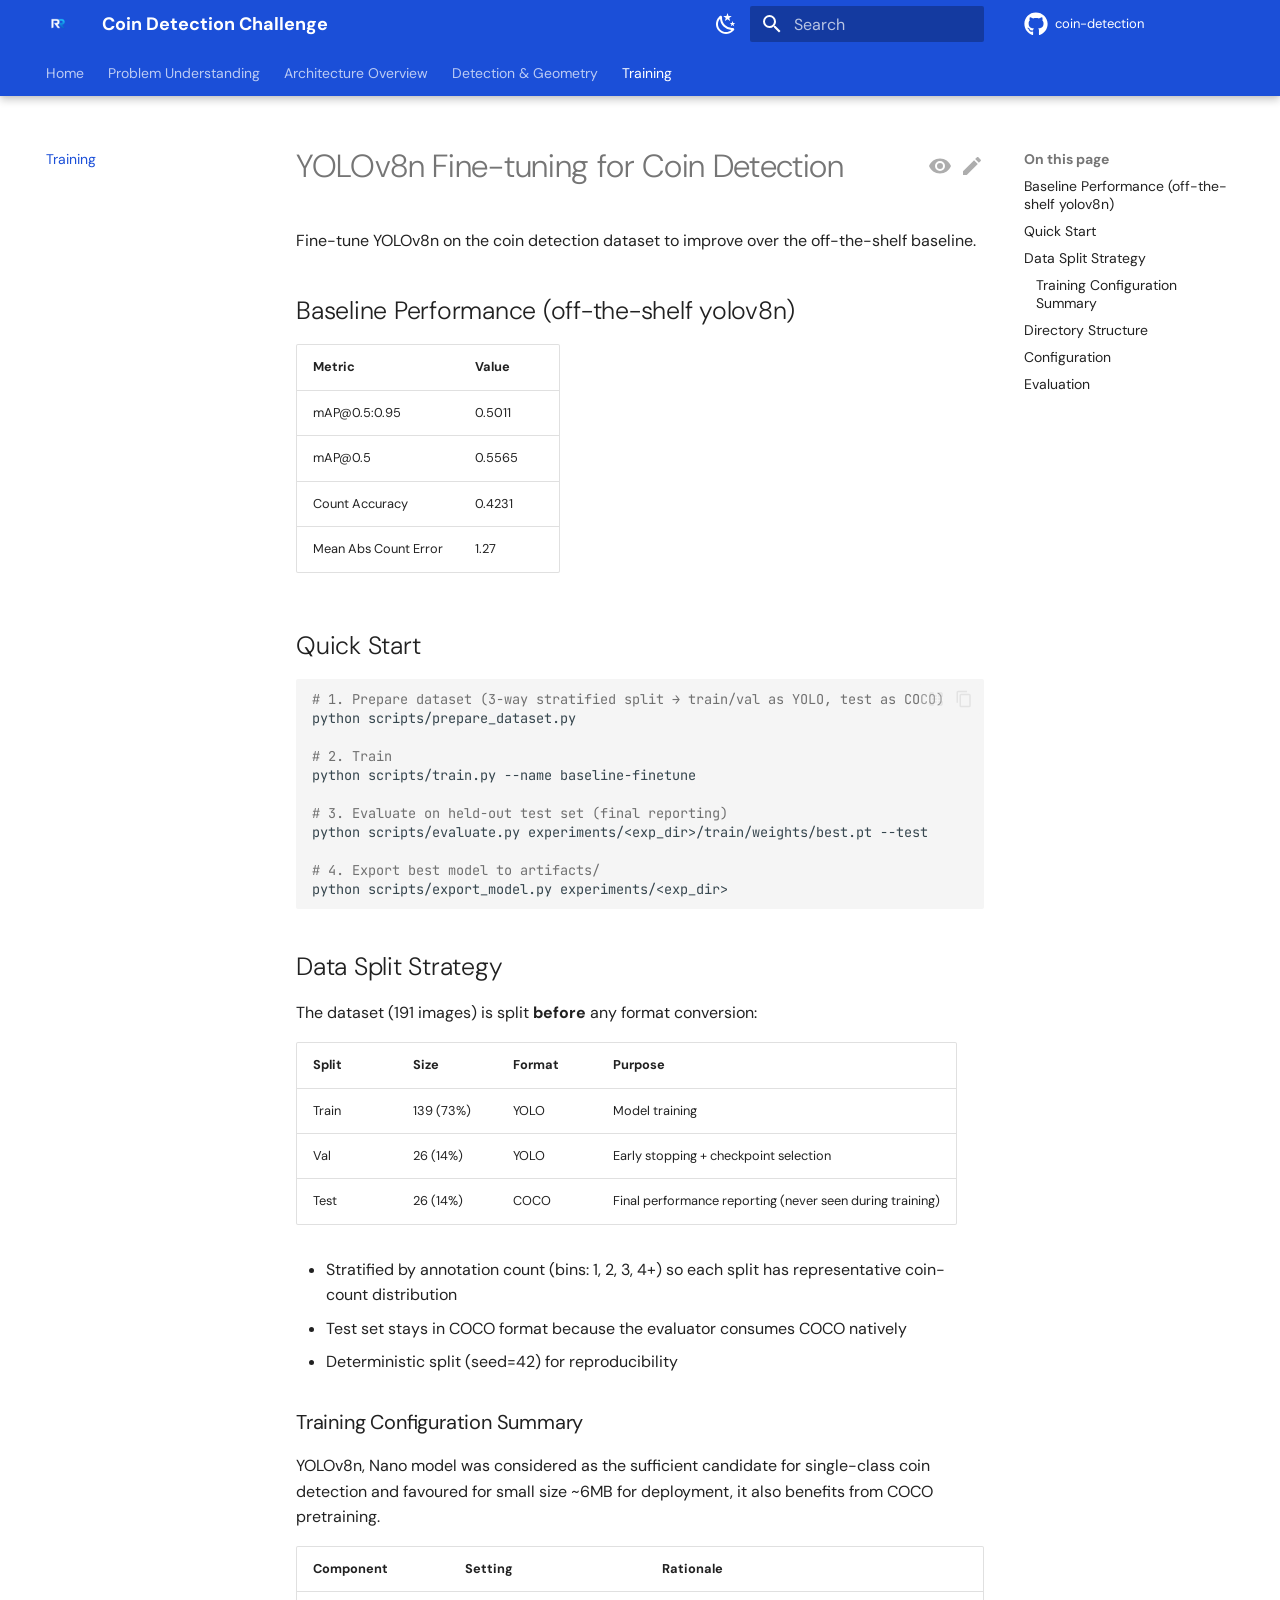
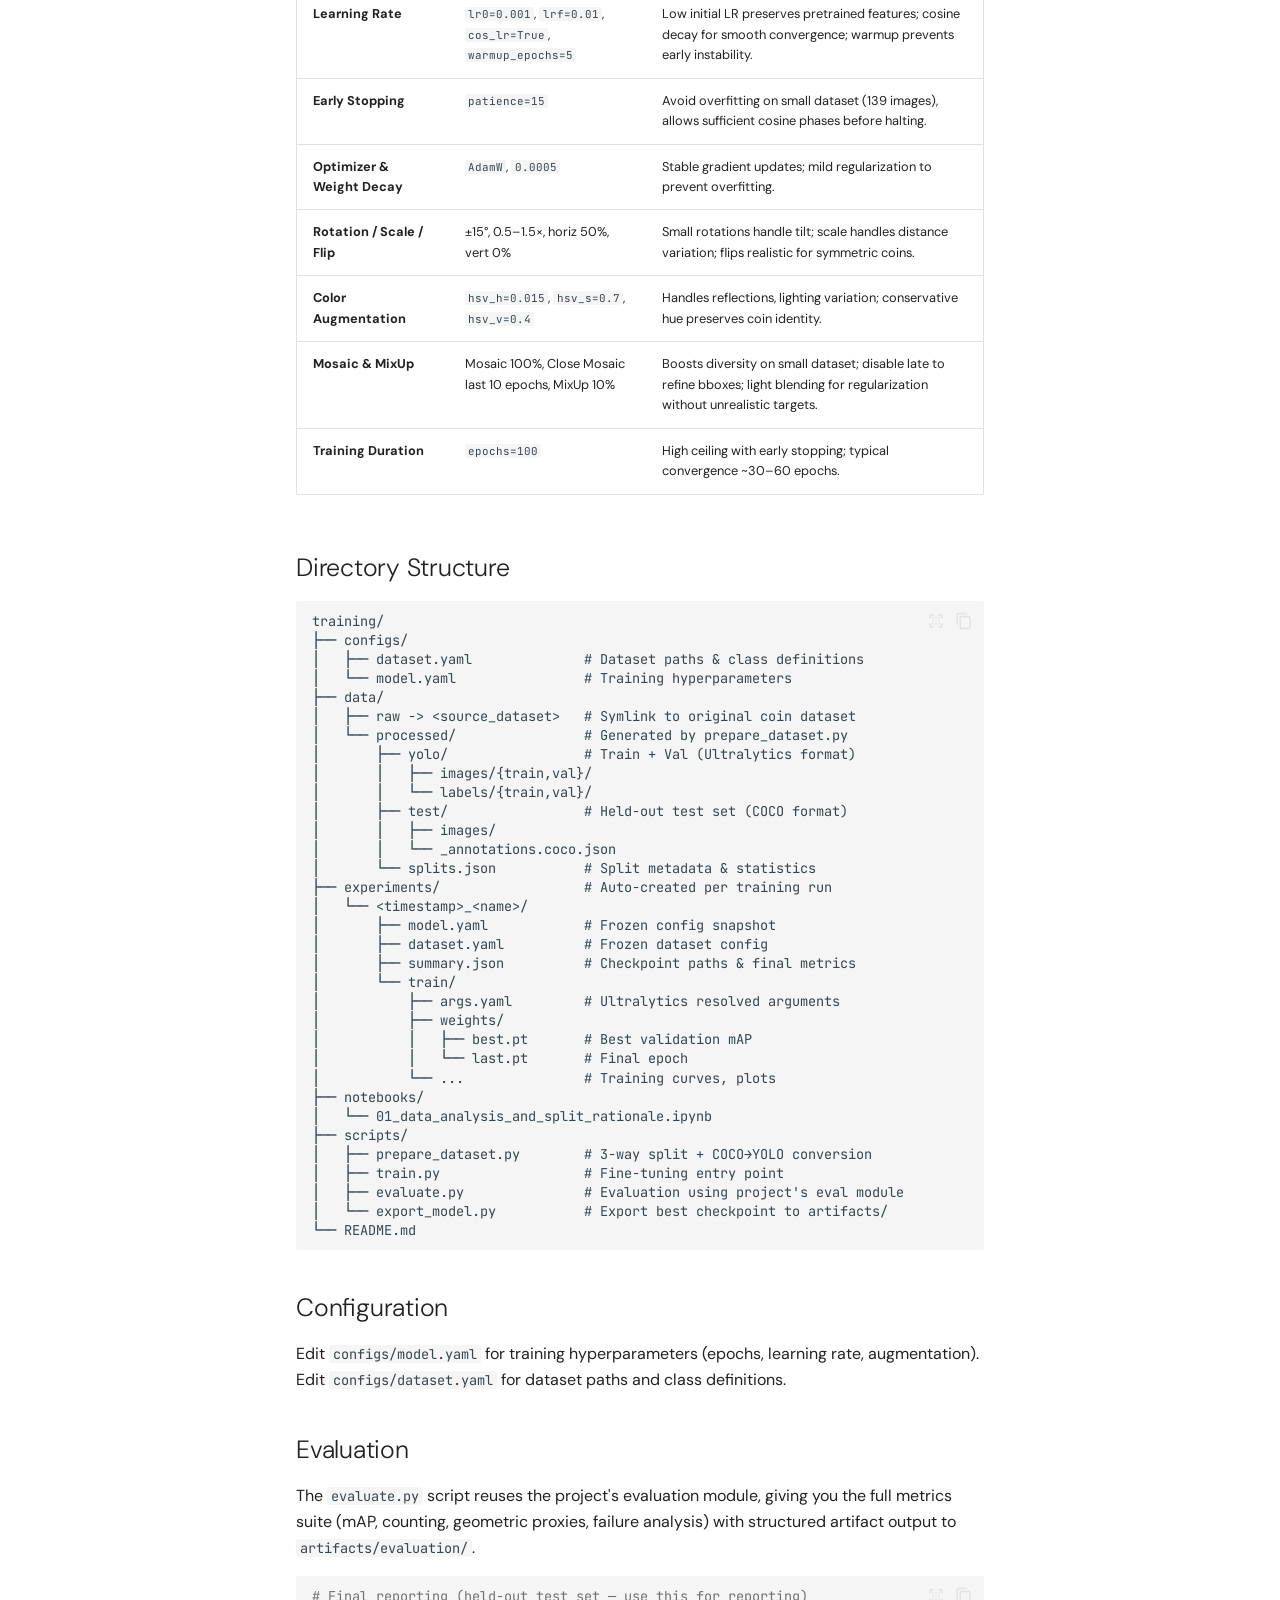
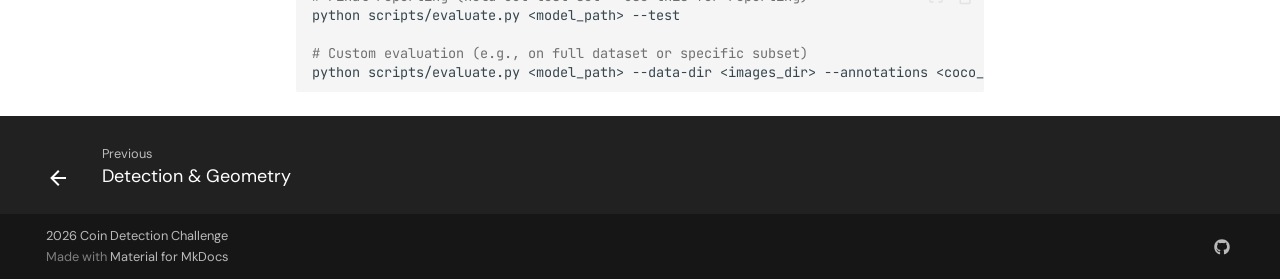
<file: training/index.html>
<!DOCTYPE html><html lang="en" class="no-js"><head>
    
      <meta charset="utf-8">
      <meta name="viewport" content="width=device-width,initial-scale=1">
      
        <meta name="description" content="A deep-dive into computer vision pipelines for real-time coin detection, geometric analysis, and classification.">
      
      
        <meta name="author" content="Your Team">
      
      
      
        <link rel="prev" href="../03_detection_and_geometry/">
      
      
      
        
      
      
      <link rel="icon" href="../assets/images/favicon.png">
      <meta name="generator" content="mkdocs-1.6.1, mkdocs-material-9.7.5">
    
    
      
        <title>Training - Coin Detection Challenge</title>
      
    
    
      <link rel="stylesheet" href="../assets/stylesheets/main.484c7ddc.min.css">
      
        
        <link rel="stylesheet" href="../assets/stylesheets/palette.ab4e12ef.min.css">
      
      


    
    
      
    
    
      
        
        
        <link rel="preconnect" href="https://fonts.gstatic.com" crossorigin="">
        <link rel="stylesheet" href="https://fonts.googleapis.com/css?family=DM+Sans:300,300i,400,400i,700,700i%7CJetBrains+Mono:400,400i,700,700i&amp;display=fallback">
        <style>:root{--md-text-font:"DM Sans";--md-code-font:"JetBrains Mono"}</style>
      
    
    
      <link rel="stylesheet" href="../stylesheets/extra.css">
    
    <script>__md_scope=new URL("..",location),__md_hash=e=>[...e].reduce(((e,_)=>(e<<5)-e+_.charCodeAt(0)),0),__md_get=(e,_=localStorage,t=__md_scope)=>JSON.parse(_.getItem(t.pathname+"."+e)),__md_set=(e,_,t=localStorage,a=__md_scope)=>{try{t.setItem(a.pathname+"."+e,JSON.stringify(_))}catch(e){}}</script>
    
      

    
    
  <link href="../assets/stylesheets/glightbox.min.css" rel="stylesheet"><script src="../assets/javascripts/glightbox.min.js"></script><style id="glightbox-style">
            html.glightbox-open { overflow: initial; height: 100%; }
            .gslide-title { margin-top: 0px; user-select: text; }
            .gslide-desc { color: #666; user-select: text; }
            .gslide-image img { background: white; }
            .gscrollbar-fixer { padding-right: 15px; }
            .gdesc-inner { font-size: 0.75rem; }
            body[data-md-color-scheme="slate"] .gdesc-inner { background: var(--md-default-bg-color); }
            body[data-md-color-scheme="slate"] .gslide-title { color: var(--md-default-fg-color); }
            body[data-md-color-scheme="slate"] .gslide-desc { color: var(--md-default-fg-color); }
        </style></head>
  
  
    
    
      
    
    
    
    
    <body dir="ltr" data-md-color-scheme="slate" data-md-color-primary="custom" data-md-color-accent="custom">
  
    
    <input class="md-toggle" data-md-toggle="drawer" type="checkbox" id="__drawer" autocomplete="off">
    <input class="md-toggle" data-md-toggle="search" type="checkbox" id="__search" autocomplete="off">
    <label class="md-overlay" for="__drawer"></label>
    <div data-md-component="skip">
      
        
        <a href="#yolov8n-fine-tuning-for-coin-detection" class="md-skip">
          Skip to content
        </a>
      
    </div>
    <div data-md-component="announce">
      
    </div>
    
    
      

  

<header class="md-header md-header--shadow md-header--lifted" data-md-component="header">
  <nav class="md-header__inner md-grid" aria-label="Header">
    <a href=".." title="Coin Detection Challenge" class="md-header__button md-logo" aria-label="Coin Detection Challenge" data-md-component="logo">
      
  <img src="../rr_logo.png" alt="logo">

    </a>
    <label class="md-header__button md-icon" for="__drawer">
      
      <svg xmlns="http://www.w3.org/2000/svg" viewBox="0 0 24 24"><path d="M3 6h18v2H3zm0 5h18v2H3zm0 5h18v2H3z"></path></svg>
    </label>
    <div class="md-header__title" data-md-component="header-title">
      <div class="md-header__ellipsis">
        <div class="md-header__topic">
          <span class="md-ellipsis">
            Coin Detection Challenge
          </span>
        </div>
        <div class="md-header__topic" data-md-component="header-topic">
          <span class="md-ellipsis">
            
              Training
            
          </span>
        </div>
      </div>
    </div>
    
      
        <form class="md-header__option" data-md-component="palette">
  
    
    
    
    <input class="md-option" data-md-color-media="(prefers-color-scheme: dark)" data-md-color-scheme="slate" data-md-color-primary="custom" data-md-color-accent="custom" aria-label="Switch to light mode" type="radio" name="__palette" id="__palette_0">
    
      <label class="md-header__button md-icon" title="Switch to light mode" for="__palette_1" hidden="">
        <svg xmlns="http://www.w3.org/2000/svg" viewBox="0 0 24 24"><path d="M12 7a5 5 0 0 1 5 5 5 5 0 0 1-5 5 5 5 0 0 1-5-5 5 5 0 0 1 5-5m0 2a3 3 0 0 0-3 3 3 3 0 0 0 3 3 3 3 0 0 0 3-3 3 3 0 0 0-3-3m0-7 2.39 3.42C13.65 5.15 12.84 5 12 5s-1.65.15-2.39.42zM3.34 7l4.16-.35A7.2 7.2 0 0 0 5.94 8.5c-.44.74-.69 1.5-.83 2.29zm.02 10 1.76-3.77a7.131 7.131 0 0 0 2.38 4.14zM20.65 7l-1.77 3.79a7.02 7.02 0 0 0-2.38-4.15zm-.01 10-4.14.36c.59-.51 1.12-1.14 1.54-1.86.42-.73.69-1.5.83-2.29zM12 22l-2.41-3.44c.74.27 1.55.44 2.41.44.82 0 1.63-.17 2.37-.44z"></path></svg>
      </label>
    
  
    
    
    
    <input class="md-option" data-md-color-media="(prefers-color-scheme: light)" data-md-color-scheme="default" data-md-color-primary="custom" data-md-color-accent="custom" aria-label="Switch to dark mode" type="radio" name="__palette" id="__palette_1">
    
      <label class="md-header__button md-icon" title="Switch to dark mode" for="__palette_0" hidden="">
        <svg xmlns="http://www.w3.org/2000/svg" viewBox="0 0 24 24"><path d="m17.75 4.09-2.53 1.94.91 3.06-2.63-1.81-2.63 1.81.91-3.06-2.53-1.94L12.44 4l1.06-3 1.06 3zm3.5 6.91-1.64 1.25.59 1.98-1.7-1.17-1.7 1.17.59-1.98L15.75 11l2.06-.05L18.5 9l.69 1.95zm-2.28 4.95c.83-.08 1.72 1.1 1.19 1.85-.32.45-.66.87-1.08 1.27C15.17 23 8.84 23 4.94 19.07c-3.91-3.9-3.91-10.24 0-14.14.4-.4.82-.76 1.27-1.08.75-.53 1.93.36 1.85 1.19-.27 2.86.69 5.83 2.89 8.02a9.96 9.96 0 0 0 8.02 2.89m-1.64 2.02a12.08 12.08 0 0 1-7.8-3.47c-2.17-2.19-3.33-5-3.49-7.82-2.81 3.14-2.7 7.96.31 10.98 3.02 3.01 7.84 3.12 10.98.31"></path></svg>
      </label>
    
  
</form>
      
    
    
      <script>var palette=__md_get("__palette");if(palette&&palette.color){if("(prefers-color-scheme)"===palette.color.media){var media=matchMedia("(prefers-color-scheme: light)"),input=document.querySelector(media.matches?"[data-md-color-media='(prefers-color-scheme: light)']":"[data-md-color-media='(prefers-color-scheme: dark)']");palette.color.media=input.getAttribute("data-md-color-media"),palette.color.scheme=input.getAttribute("data-md-color-scheme"),palette.color.primary=input.getAttribute("data-md-color-primary"),palette.color.accent=input.getAttribute("data-md-color-accent")}for(var[key,value]of Object.entries(palette.color))document.body.setAttribute("data-md-color-"+key,value)}</script>
    
    
    
      
      
        <label class="md-header__button md-icon" for="__search">
          
          <svg xmlns="http://www.w3.org/2000/svg" viewBox="0 0 24 24"><path d="M9.5 3A6.5 6.5 0 0 1 16 9.5c0 1.61-.59 3.09-1.56 4.23l.27.27h.79l5 5-1.5 1.5-5-5v-.79l-.27-.27A6.52 6.52 0 0 1 9.5 16 6.5 6.5 0 0 1 3 9.5 6.5 6.5 0 0 1 9.5 3m0 2C7 5 5 7 5 9.5S7 14 9.5 14 14 12 14 9.5 12 5 9.5 5"></path></svg>
        </label>
        <div class="md-search" data-md-component="search" role="dialog">
  <label class="md-search__overlay" for="__search"></label>
  <div class="md-search__inner" role="search">
    <form class="md-search__form" name="search">
      <input type="text" class="md-search__input" name="query" aria-label="Search" placeholder="Search" autocapitalize="off" autocorrect="off" autocomplete="off" spellcheck="false" data-md-component="search-query" required="">
      <label class="md-search__icon md-icon" for="__search">
        
        <svg xmlns="http://www.w3.org/2000/svg" viewBox="0 0 24 24"><path d="M9.5 3A6.5 6.5 0 0 1 16 9.5c0 1.61-.59 3.09-1.56 4.23l.27.27h.79l5 5-1.5 1.5-5-5v-.79l-.27-.27A6.52 6.52 0 0 1 9.5 16 6.5 6.5 0 0 1 3 9.5 6.5 6.5 0 0 1 9.5 3m0 2C7 5 5 7 5 9.5S7 14 9.5 14 14 12 14 9.5 12 5 9.5 5"></path></svg>
        
        <svg xmlns="http://www.w3.org/2000/svg" viewBox="0 0 24 24"><path d="M20 11v2H8l5.5 5.5-1.42 1.42L4.16 12l7.92-7.92L13.5 5.5 8 11z"></path></svg>
      </label>
      <nav class="md-search__options" aria-label="Search">
        
          <a href="javascript:void(0)" class="md-search__icon md-icon" title="Share" aria-label="Share" data-clipboard="" data-clipboard-text="" data-md-component="search-share" tabindex="-1">
            
            <svg xmlns="http://www.w3.org/2000/svg" viewBox="0 0 24 24"><path d="M18 16.08c-.76 0-1.44.3-1.96.77L8.91 12.7c.05-.23.09-.46.09-.7s-.04-.47-.09-.7l7.05-4.11c.54.5 1.25.81 2.04.81a3 3 0 0 0 3-3 3 3 0 0 0-3-3 3 3 0 0 0-3 3c0 .24.04.47.09.7L8.04 9.81C7.5 9.31 6.79 9 6 9a3 3 0 0 0-3 3 3 3 0 0 0 3 3c.79 0 1.5-.31 2.04-.81l7.12 4.15c-.05.21-.08.43-.08.66 0 1.61 1.31 2.91 2.92 2.91s2.92-1.3 2.92-2.91A2.92 2.92 0 0 0 18 16.08"></path></svg>
          </a>
        
        <button type="reset" class="md-search__icon md-icon" title="Clear" aria-label="Clear" tabindex="-1">
          
          <svg xmlns="http://www.w3.org/2000/svg" viewBox="0 0 24 24"><path d="M19 6.41 17.59 5 12 10.59 6.41 5 5 6.41 10.59 12 5 17.59 6.41 19 12 13.41 17.59 19 19 17.59 13.41 12z"></path></svg>
        </button>
      </nav>
      
        <div class="md-search__suggest" data-md-component="search-suggest"></div>
      
    </form>
    <div class="md-search__output">
      <div class="md-search__scrollwrap" tabindex="0" data-md-scrollfix="">
        <div class="md-search-result" data-md-component="search-result">
          <div class="md-search-result__meta">
            Initializing search
          </div>
          <ol class="md-search-result__list" role="presentation"></ol>
        </div>
      </div>
    </div>
  </div>
</div>
      
    
    
      <div class="md-header__source">
        <a href="https://github.com/your-org/coin-detection" title="Go to repository" class="md-source" data-md-component="source">
  <div class="md-source__icon md-icon">
    
    <svg xmlns="http://www.w3.org/2000/svg" viewBox="0 0 512 512"><!--! Font Awesome Free 7.1.0 by @fontawesome - https://fontawesome.com License - https://fontawesome.com/license/free (Icons: CC BY 4.0, Fonts: SIL OFL 1.1, Code: MIT License) Copyright 2025 Fonticons, Inc.--><path d="M173.9 397.4c0 2-2.3 3.6-5.2 3.6-3.3.3-5.6-1.3-5.6-3.6 0-2 2.3-3.6 5.2-3.6 3-.3 5.6 1.3 5.6 3.6m-31.1-4.5c-.7 2 1.3 4.3 4.3 4.9 2.6 1 5.6 0 6.2-2s-1.3-4.3-4.3-5.2c-2.6-.7-5.5.3-6.2 2.3m44.2-1.7c-2.9.7-4.9 2.6-4.6 4.9.3 2 2.9 3.3 5.9 2.6 2.9-.7 4.9-2.6 4.6-4.6-.3-1.9-3-3.2-5.9-2.9M252.8 8C114.1 8 8 113.3 8 252c0 110.9 69.8 205.8 169.5 239.2 12.8 2.3 17.3-5.6 17.3-12.1 0-6.2-.3-40.4-.3-61.4 0 0-70 15-84.7-29.8 0 0-11.4-29.1-27.8-36.6 0 0-22.9-15.7 1.6-15.4 0 0 24.9 2 38.6 25.8 21.9 38.6 58.6 27.5 72.9 20.9 2.3-16 8.8-27.1 16-33.7-55.9-6.2-112.3-14.3-112.3-110.5 0-27.5 7.6-41.3 23.6-58.9-2.6-6.5-11.1-33.3 2.6-67.9 20.9-6.5 69 27 69 27 20-5.6 41.5-8.5 62.8-8.5s42.8 2.9 62.8 8.5c0 0 48.1-33.6 69-27 13.7 34.7 5.2 61.4 2.6 67.9 16 17.7 25.8 31.5 25.8 58.9 0 96.5-58.9 104.2-114.8 110.5 9.2 7.9 17 22.9 17 46.4 0 33.7-.3 75.4-.3 83.6 0 6.5 4.6 14.4 17.3 12.1C436.2 457.8 504 362.9 504 252 504 113.3 391.5 8 252.8 8M105.2 352.9c-1.3 1-1 3.3.7 5.2 1.6 1.6 3.9 2.3 5.2 1 1.3-1 1-3.3-.7-5.2-1.6-1.6-3.9-2.3-5.2-1m-10.8-8.1c-.7 1.3.3 2.9 2.3 3.9 1.6 1 3.6.7 4.3-.7.7-1.3-.3-2.9-2.3-3.9-2-.6-3.6-.3-4.3.7m32.4 35.6c-1.6 1.3-1 4.3 1.3 6.2 2.3 2.3 5.2 2.6 6.5 1 1.3-1.3.7-4.3-1.3-6.2-2.2-2.3-5.2-2.6-6.5-1m-11.4-14.7c-1.6 1-1.6 3.6 0 5.9s4.3 3.3 5.6 2.3c1.6-1.3 1.6-3.9 0-6.2-1.4-2.3-4-3.3-5.6-2"></path></svg>
  </div>
  <div class="md-source__repository">
    coin-detection
  </div>
</a>
      </div>
    
  </nav>
  
    
      
<nav class="md-tabs" aria-label="Tabs" data-md-component="tabs">
  <div class="md-grid">
    <ul class="md-tabs__list">
      
        
  
  
  
  
    <li class="md-tabs__item">
      <a href=".." class="md-tabs__link">
        
  
  
    
  
  Home

      </a>
    </li>
  

      
        
  
  
  
  
    <li class="md-tabs__item">
      <a href="../01_problem_understanding/" class="md-tabs__link">
        
  
  
    
  
  Problem Understanding

      </a>
    </li>
  

      
        
  
  
  
  
    <li class="md-tabs__item">
      <a href="../02_architecture_overview/" class="md-tabs__link">
        
  
  
    
  
  Architecture Overview

      </a>
    </li>
  

      
        
  
  
  
  
    <li class="md-tabs__item">
      <a href="../03_detection_and_geometry/" class="md-tabs__link">
        
  
  
    
  
  Detection &amp; Geometry

      </a>
    </li>
  

      
        
  
  
  
    
  
  
    <li class="md-tabs__item md-tabs__item--active">
      <a href="./" class="md-tabs__link">
        
  
  
    
  
  Training

      </a>
    </li>
  

      
    </ul>
  </div>
</nav>
    
  
</header>
    
    <div class="md-container" data-md-component="container">
      
      
        
      
      <main class="md-main" data-md-component="main">
        <div class="md-main__inner md-grid">
          
            
              
              <div class="md-sidebar md-sidebar--primary" data-md-component="sidebar" data-md-type="navigation">
                <div class="md-sidebar__scrollwrap">
                  <div class="md-sidebar__inner">
                    


  


<nav class="md-nav md-nav--primary md-nav--lifted" aria-label="Navigation" data-md-level="0">
  <label class="md-nav__title" for="__drawer">
    <a href=".." title="Coin Detection Challenge" class="md-nav__button md-logo" aria-label="Coin Detection Challenge" data-md-component="logo">
      
  <img src="../rr_logo.png" alt="logo">

    </a>
    Coin Detection Challenge
  </label>
  
    <div class="md-nav__source">
      <a href="https://github.com/your-org/coin-detection" title="Go to repository" class="md-source" data-md-component="source">
  <div class="md-source__icon md-icon">
    
    <svg xmlns="http://www.w3.org/2000/svg" viewBox="0 0 512 512"><!--! Font Awesome Free 7.1.0 by @fontawesome - https://fontawesome.com License - https://fontawesome.com/license/free (Icons: CC BY 4.0, Fonts: SIL OFL 1.1, Code: MIT License) Copyright 2025 Fonticons, Inc.--><path d="M173.9 397.4c0 2-2.3 3.6-5.2 3.6-3.3.3-5.6-1.3-5.6-3.6 0-2 2.3-3.6 5.2-3.6 3-.3 5.6 1.3 5.6 3.6m-31.1-4.5c-.7 2 1.3 4.3 4.3 4.9 2.6 1 5.6 0 6.2-2s-1.3-4.3-4.3-5.2c-2.6-.7-5.5.3-6.2 2.3m44.2-1.7c-2.9.7-4.9 2.6-4.6 4.9.3 2 2.9 3.3 5.9 2.6 2.9-.7 4.9-2.6 4.6-4.6-.3-1.9-3-3.2-5.9-2.9M252.8 8C114.1 8 8 113.3 8 252c0 110.9 69.8 205.8 169.5 239.2 12.8 2.3 17.3-5.6 17.3-12.1 0-6.2-.3-40.4-.3-61.4 0 0-70 15-84.7-29.8 0 0-11.4-29.1-27.8-36.6 0 0-22.9-15.7 1.6-15.4 0 0 24.9 2 38.6 25.8 21.9 38.6 58.6 27.5 72.9 20.9 2.3-16 8.8-27.1 16-33.7-55.9-6.2-112.3-14.3-112.3-110.5 0-27.5 7.6-41.3 23.6-58.9-2.6-6.5-11.1-33.3 2.6-67.9 20.9-6.5 69 27 69 27 20-5.6 41.5-8.5 62.8-8.5s42.8 2.9 62.8 8.5c0 0 48.1-33.6 69-27 13.7 34.7 5.2 61.4 2.6 67.9 16 17.7 25.8 31.5 25.8 58.9 0 96.5-58.9 104.2-114.8 110.5 9.2 7.9 17 22.9 17 46.4 0 33.7-.3 75.4-.3 83.6 0 6.5 4.6 14.4 17.3 12.1C436.2 457.8 504 362.9 504 252 504 113.3 391.5 8 252.8 8M105.2 352.9c-1.3 1-1 3.3.7 5.2 1.6 1.6 3.9 2.3 5.2 1 1.3-1 1-3.3-.7-5.2-1.6-1.6-3.9-2.3-5.2-1m-10.8-8.1c-.7 1.3.3 2.9 2.3 3.9 1.6 1 3.6.7 4.3-.7.7-1.3-.3-2.9-2.3-3.9-2-.6-3.6-.3-4.3.7m32.4 35.6c-1.6 1.3-1 4.3 1.3 6.2 2.3 2.3 5.2 2.6 6.5 1 1.3-1.3.7-4.3-1.3-6.2-2.2-2.3-5.2-2.6-6.5-1m-11.4-14.7c-1.6 1-1.6 3.6 0 5.9s4.3 3.3 5.6 2.3c1.6-1.3 1.6-3.9 0-6.2-1.4-2.3-4-3.3-5.6-2"></path></svg>
  </div>
  <div class="md-source__repository">
    coin-detection
  </div>
</a>
    </div>
  
  <ul class="md-nav__list" data-md-scrollfix="">
    
      
      
  
  
  
  
    <li class="md-nav__item">
      <a href=".." class="md-nav__link">
        
  
  
  <span class="md-ellipsis">
    
  
    Home
  

    
  </span>
  
  

      </a>
    </li>
  

    
      
      
  
  
  
  
    <li class="md-nav__item">
      <a href="../01_problem_understanding/" class="md-nav__link">
        
  
  
  <span class="md-ellipsis">
    
  
    Problem Understanding
  

    
  </span>
  
  

      </a>
    </li>
  

    
      
      
  
  
  
  
    <li class="md-nav__item">
      <a href="../02_architecture_overview/" class="md-nav__link">
        
  
  
  <span class="md-ellipsis">
    
  
    Architecture Overview
  

    
  </span>
  
  

      </a>
    </li>
  

    
      
      
  
  
  
  
    <li class="md-nav__item">
      <a href="../03_detection_and_geometry/" class="md-nav__link">
        
  
  
  <span class="md-ellipsis">
    
  
    Detection &amp; Geometry
  

    
  </span>
  
  

      </a>
    </li>
  

    
      
      
  
  
    
  
  
  
    <li class="md-nav__item md-nav__item--active">
      
      <input class="md-nav__toggle md-toggle" type="checkbox" id="__toc">
      
      
        
      
      
        <label class="md-nav__link md-nav__link--active" for="__toc">
          
  
  
  <span class="md-ellipsis">
    
  
    Training
  

    
  </span>
  
  

          <span class="md-nav__icon md-icon"></span>
        </label>
      
      <a href="./" class="md-nav__link md-nav__link--active">
        
  
  
  <span class="md-ellipsis">
    
  
    Training
  

    
  </span>
  
  

      </a>
      
        

  

<nav class="md-nav md-nav--secondary" aria-label="On this page">
  
  
  
    
  
  
    <label class="md-nav__title" for="__toc">
      <span class="md-nav__icon md-icon"></span>
      On this page
    </label>
    <ul class="md-nav__list" data-md-component="toc" data-md-scrollfix="">
      
        <li class="md-nav__item">
  <a href="#baseline-performance-off-the-shelf-yolov8n" class="md-nav__link">
    <span class="md-ellipsis">
      
        Baseline Performance (off-the-shelf yolov8n)
      
    </span>
  </a>
  
</li>
      
        <li class="md-nav__item">
  <a href="#quick-start" class="md-nav__link">
    <span class="md-ellipsis">
      
        Quick Start
      
    </span>
  </a>
  
</li>
      
        <li class="md-nav__item">
  <a href="#data-split-strategy" class="md-nav__link">
    <span class="md-ellipsis">
      
        Data Split Strategy
      
    </span>
  </a>
  
    <nav class="md-nav" aria-label="Data Split Strategy">
      <ul class="md-nav__list">
        
          <li class="md-nav__item">
  <a href="#training-configuration-summary" class="md-nav__link">
    <span class="md-ellipsis">
      
        Training Configuration Summary
      
    </span>
  </a>
  
</li>
        
      </ul>
    </nav>
  
</li>
      
        <li class="md-nav__item">
  <a href="#directory-structure" class="md-nav__link">
    <span class="md-ellipsis">
      
        Directory Structure
      
    </span>
  </a>
  
</li>
      
        <li class="md-nav__item">
  <a href="#configuration" class="md-nav__link">
    <span class="md-ellipsis">
      
        Configuration
      
    </span>
  </a>
  
</li>
      
        <li class="md-nav__item">
  <a href="#evaluation" class="md-nav__link">
    <span class="md-ellipsis">
      
        Evaluation
      
    </span>
  </a>
  
</li>
      
    </ul>
  
</nav>
      
    </li>
  

    
  </ul>
</nav>
                  </div>
                </div>
              </div>
            
            
              
              <div class="md-sidebar md-sidebar--secondary" data-md-component="sidebar" data-md-type="toc">
                <div class="md-sidebar__scrollwrap">
                  <div class="md-sidebar__inner">
                    

  

<nav class="md-nav md-nav--secondary" aria-label="On this page">
  
  
  
    
  
  
    <label class="md-nav__title" for="__toc">
      <span class="md-nav__icon md-icon"></span>
      On this page
    </label>
    <ul class="md-nav__list" data-md-component="toc" data-md-scrollfix="">
      
        <li class="md-nav__item">
  <a href="#baseline-performance-off-the-shelf-yolov8n" class="md-nav__link">
    <span class="md-ellipsis">
      
        Baseline Performance (off-the-shelf yolov8n)
      
    </span>
  </a>
  
</li>
      
        <li class="md-nav__item">
  <a href="#quick-start" class="md-nav__link">
    <span class="md-ellipsis">
      
        Quick Start
      
    </span>
  </a>
  
</li>
      
        <li class="md-nav__item">
  <a href="#data-split-strategy" class="md-nav__link">
    <span class="md-ellipsis">
      
        Data Split Strategy
      
    </span>
  </a>
  
    <nav class="md-nav" aria-label="Data Split Strategy">
      <ul class="md-nav__list">
        
          <li class="md-nav__item">
  <a href="#training-configuration-summary" class="md-nav__link">
    <span class="md-ellipsis">
      
        Training Configuration Summary
      
    </span>
  </a>
  
</li>
        
      </ul>
    </nav>
  
</li>
      
        <li class="md-nav__item">
  <a href="#directory-structure" class="md-nav__link">
    <span class="md-ellipsis">
      
        Directory Structure
      
    </span>
  </a>
  
</li>
      
        <li class="md-nav__item">
  <a href="#configuration" class="md-nav__link">
    <span class="md-ellipsis">
      
        Configuration
      
    </span>
  </a>
  
</li>
      
        <li class="md-nav__item">
  <a href="#evaluation" class="md-nav__link">
    <span class="md-ellipsis">
      
        Evaluation
      
    </span>
  </a>
  
</li>
      
    </ul>
  
</nav>
                  </div>
                </div>
              </div>
            
          
          
            <div class="md-content" data-md-component="content">
              
                



  


              
              <article class="md-content__inner md-typeset">
                
                  


  
    <a href="https://github.com/your-org/coin-detection/edit/main/docs/training.md" title="Edit this page" class="md-content__button md-icon" rel="edit">
      
      <svg xmlns="http://www.w3.org/2000/svg" viewBox="0 0 24 24"><path d="M20.71 7.04c.39-.39.39-1.04 0-1.41l-2.34-2.34c-.37-.39-1.02-.39-1.41 0l-1.84 1.83 3.75 3.75M3 17.25V21h3.75L17.81 9.93l-3.75-3.75z"></path></svg>
    </a>
  
  
    
      
    
    <a href="https://github.com/your-org/coin-detection/raw/main/docs/training.md" title="View source of this page" class="md-content__button md-icon">
      
      <svg xmlns="http://www.w3.org/2000/svg" viewBox="0 0 24 24"><path d="M12 9a3 3 0 0 0-3 3 3 3 0 0 0 3 3 3 3 0 0 0 3-3 3 3 0 0 0-3-3m0 8a5 5 0 0 1-5-5 5 5 0 0 1 5-5 5 5 0 0 1 5 5 5 5 0 0 1-5 5m0-12.5C7 4.5 2.73 7.61 1 12c1.73 4.39 6 7.5 11 7.5s9.27-3.11 11-7.5c-1.73-4.39-6-7.5-11-7.5"></path></svg>
    </a>
  


<h1 id="yolov8n-fine-tuning-for-coin-detection">YOLOv8n Fine-tuning for Coin Detection<a class="headerlink" href="#yolov8n-fine-tuning-for-coin-detection" title="Permanent link">¶</a></h1>
<p>Fine-tune YOLOv8n on the coin detection dataset to improve over the off-the-shelf baseline.</p>
<h2 id="baseline-performance-off-the-shelf-yolov8n">Baseline Performance (off-the-shelf yolov8n)<a class="headerlink" href="#baseline-performance-off-the-shelf-yolov8n" title="Permanent link">¶</a></h2>
<table>
<thead>
<tr>
<th>Metric</th>
<th>Value</th>
</tr>
</thead>
<tbody>
<tr>
<td>mAP@0.5:0.95</td>
<td>0.5011</td>
</tr>
<tr>
<td>mAP@0.5</td>
<td>0.5565</td>
</tr>
<tr>
<td>Count Accuracy</td>
<td>0.4231</td>
</tr>
<tr>
<td>Mean Abs Count Error</td>
<td>1.27</td>
</tr>
</tbody>
</table>
<h2 id="quick-start">Quick Start<a class="headerlink" href="#quick-start" title="Permanent link">¶</a></h2>
<div class="language-bash highlight"><pre><span></span><code><span id="__span-0-1"><a id="__codelineno-0-1" name="__codelineno-0-1" href="#__codelineno-0-1"></a><span class="c1"># 1. Prepare dataset (3-way stratified split → train/val as YOLO, test as COCO)</span>
</span><span id="__span-0-2"><a id="__codelineno-0-2" name="__codelineno-0-2" href="#__codelineno-0-2"></a>python<span class="w"> </span>scripts/prepare_dataset.py
</span><span id="__span-0-3"><a id="__codelineno-0-3" name="__codelineno-0-3" href="#__codelineno-0-3"></a>
</span><span id="__span-0-4"><a id="__codelineno-0-4" name="__codelineno-0-4" href="#__codelineno-0-4"></a><span class="c1"># 2. Train</span>
</span><span id="__span-0-5"><a id="__codelineno-0-5" name="__codelineno-0-5" href="#__codelineno-0-5"></a>python<span class="w"> </span>scripts/train.py<span class="w"> </span>--name<span class="w"> </span>baseline-finetune
</span><span id="__span-0-6"><a id="__codelineno-0-6" name="__codelineno-0-6" href="#__codelineno-0-6"></a>
</span><span id="__span-0-7"><a id="__codelineno-0-7" name="__codelineno-0-7" href="#__codelineno-0-7"></a><span class="c1"># 3. Evaluate on held-out test set (final reporting)</span>
</span><span id="__span-0-8"><a id="__codelineno-0-8" name="__codelineno-0-8" href="#__codelineno-0-8"></a>python<span class="w"> </span>scripts/evaluate.py<span class="w"> </span>experiments/&lt;exp_dir&gt;/train/weights/best.pt<span class="w"> </span>--test
</span><span id="__span-0-9"><a id="__codelineno-0-9" name="__codelineno-0-9" href="#__codelineno-0-9"></a>
</span><span id="__span-0-10"><a id="__codelineno-0-10" name="__codelineno-0-10" href="#__codelineno-0-10"></a><span class="c1"># 4. Export best model to artifacts/</span>
</span><span id="__span-0-11"><a id="__codelineno-0-11" name="__codelineno-0-11" href="#__codelineno-0-11"></a>python<span class="w"> </span>scripts/export_model.py<span class="w"> </span>experiments/&lt;exp_dir&gt;
</span></code></pre></div>
<h2 id="data-split-strategy">Data Split Strategy<a class="headerlink" href="#data-split-strategy" title="Permanent link">¶</a></h2>
<p>The dataset (191 images) is split <strong>before</strong> any format conversion:</p>
<table>
<thead>
<tr>
<th>Split</th>
<th>Size</th>
<th>Format</th>
<th>Purpose</th>
</tr>
</thead>
<tbody>
<tr>
<td>Train</td>
<td>139 (73%)</td>
<td>YOLO</td>
<td>Model training</td>
</tr>
<tr>
<td>Val</td>
<td>26 (14%)</td>
<td>YOLO</td>
<td>Early stopping + checkpoint selection</td>
</tr>
<tr>
<td>Test</td>
<td>26 (14%)</td>
<td>COCO</td>
<td>Final performance reporting (never seen during training)</td>
</tr>
</tbody>
</table>
<ul>
<li>Stratified by annotation count (bins: 1, 2, 3, 4+) so each split has representative coin-count distribution</li>
<li>Test set stays in COCO format because the evaluator consumes COCO natively</li>
<li>Deterministic split (seed=42) for reproducibility</li>
</ul>
<h3 id="training-configuration-summary">Training Configuration Summary<a class="headerlink" href="#training-configuration-summary" title="Permanent link">¶</a></h3>
<p>YOLOv8n, Nano model was considered as the sufficient candidate for single-class coin detection and favoured for small size ~6MB for deployment, it also benefits from COCO pretraining.</p>
<table>
<thead>
<tr>
<th>Component</th>
<th>Setting</th>
<th>Rationale</th>
</tr>
</thead>
<tbody>
<tr>
<td><strong>Learning Rate</strong></td>
<td><code>lr0=0.001</code>, <code>lrf=0.01</code>, <code>cos_lr=True</code>, <code>warmup_epochs=5</code></td>
<td>Low initial LR preserves pretrained features; cosine decay for smooth convergence; warmup prevents early instability.</td>
</tr>
<tr>
<td><strong>Early Stopping</strong></td>
<td><code>patience=15</code></td>
<td>Avoid overfitting on small dataset (139 images), allows sufficient cosine phases before halting.</td>
</tr>
<tr>
<td><strong>Optimizer &amp; Weight Decay</strong></td>
<td><code>AdamW</code>, <code>0.0005</code></td>
<td>Stable gradient updates; mild regularization to prevent overfitting.</td>
</tr>
<tr>
<td><strong>Rotation / Scale / Flip</strong></td>
<td>±15°, 0.5–1.5×, horiz 50%, vert 0%</td>
<td>Small rotations handle tilt; scale handles distance variation; flips realistic for symmetric coins.</td>
</tr>
<tr>
<td><strong>Color Augmentation</strong></td>
<td><code>hsv_h=0.015</code>, <code>hsv_s=0.7</code>, <code>hsv_v=0.4</code></td>
<td>Handles reflections, lighting variation; conservative hue preserves coin identity.</td>
</tr>
<tr>
<td><strong>Mosaic &amp; MixUp</strong></td>
<td>Mosaic 100%, Close Mosaic last 10 epochs, MixUp 10%</td>
<td>Boosts diversity on small dataset; disable late to refine bboxes; light blending for regularization without unrealistic targets.</td>
</tr>
<tr>
<td><strong>Training Duration</strong></td>
<td><code>epochs=100</code></td>
<td>High ceiling with early stopping; typical convergence ~30–60 epochs.</td>
</tr>
</tbody>
</table>
<h2 id="directory-structure">Directory Structure<a class="headerlink" href="#directory-structure" title="Permanent link">¶</a></h2>
<div class="language-text highlight"><pre><span></span><code><span id="__span-1-1"><a id="__codelineno-1-1" name="__codelineno-1-1" href="#__codelineno-1-1"></a>training/
</span><span id="__span-1-2"><a id="__codelineno-1-2" name="__codelineno-1-2" href="#__codelineno-1-2"></a>├── configs/
</span><span id="__span-1-3"><a id="__codelineno-1-3" name="__codelineno-1-3" href="#__codelineno-1-3"></a>│   ├── dataset.yaml              # Dataset paths &amp; class definitions
</span><span id="__span-1-4"><a id="__codelineno-1-4" name="__codelineno-1-4" href="#__codelineno-1-4"></a>│   └── model.yaml                # Training hyperparameters
</span><span id="__span-1-5"><a id="__codelineno-1-5" name="__codelineno-1-5" href="#__codelineno-1-5"></a>├── data/
</span><span id="__span-1-6"><a id="__codelineno-1-6" name="__codelineno-1-6" href="#__codelineno-1-6"></a>│   ├── raw -&gt; &lt;source_dataset&gt;   # Symlink to original coin dataset
</span><span id="__span-1-7"><a id="__codelineno-1-7" name="__codelineno-1-7" href="#__codelineno-1-7"></a>│   └── processed/                # Generated by prepare_dataset.py
</span><span id="__span-1-8"><a id="__codelineno-1-8" name="__codelineno-1-8" href="#__codelineno-1-8"></a>│       ├── yolo/                 # Train + Val (Ultralytics format)
</span><span id="__span-1-9"><a id="__codelineno-1-9" name="__codelineno-1-9" href="#__codelineno-1-9"></a>│       │   ├── images/{train,val}/
</span><span id="__span-1-10"><a id="__codelineno-1-10" name="__codelineno-1-10" href="#__codelineno-1-10"></a>│       │   └── labels/{train,val}/
</span><span id="__span-1-11"><a id="__codelineno-1-11" name="__codelineno-1-11" href="#__codelineno-1-11"></a>│       ├── test/                 # Held-out test set (COCO format)
</span><span id="__span-1-12"><a id="__codelineno-1-12" name="__codelineno-1-12" href="#__codelineno-1-12"></a>│       │   ├── images/
</span><span id="__span-1-13"><a id="__codelineno-1-13" name="__codelineno-1-13" href="#__codelineno-1-13"></a>│       │   └── _annotations.coco.json
</span><span id="__span-1-14"><a id="__codelineno-1-14" name="__codelineno-1-14" href="#__codelineno-1-14"></a>│       └── splits.json           # Split metadata &amp; statistics
</span><span id="__span-1-15"><a id="__codelineno-1-15" name="__codelineno-1-15" href="#__codelineno-1-15"></a>├── experiments/                  # Auto-created per training run
</span><span id="__span-1-16"><a id="__codelineno-1-16" name="__codelineno-1-16" href="#__codelineno-1-16"></a>│   └── &lt;timestamp&gt;_&lt;name&gt;/
</span><span id="__span-1-17"><a id="__codelineno-1-17" name="__codelineno-1-17" href="#__codelineno-1-17"></a>│       ├── model.yaml            # Frozen config snapshot
</span><span id="__span-1-18"><a id="__codelineno-1-18" name="__codelineno-1-18" href="#__codelineno-1-18"></a>│       ├── dataset.yaml          # Frozen dataset config
</span><span id="__span-1-19"><a id="__codelineno-1-19" name="__codelineno-1-19" href="#__codelineno-1-19"></a>│       ├── summary.json          # Checkpoint paths &amp; final metrics
</span><span id="__span-1-20"><a id="__codelineno-1-20" name="__codelineno-1-20" href="#__codelineno-1-20"></a>│       └── train/
</span><span id="__span-1-21"><a id="__codelineno-1-21" name="__codelineno-1-21" href="#__codelineno-1-21"></a>│           ├── args.yaml         # Ultralytics resolved arguments
</span><span id="__span-1-22"><a id="__codelineno-1-22" name="__codelineno-1-22" href="#__codelineno-1-22"></a>│           ├── weights/
</span><span id="__span-1-23"><a id="__codelineno-1-23" name="__codelineno-1-23" href="#__codelineno-1-23"></a>│           │   ├── best.pt       # Best validation mAP
</span><span id="__span-1-24"><a id="__codelineno-1-24" name="__codelineno-1-24" href="#__codelineno-1-24"></a>│           │   └── last.pt       # Final epoch
</span><span id="__span-1-25"><a id="__codelineno-1-25" name="__codelineno-1-25" href="#__codelineno-1-25"></a>│           └── ...               # Training curves, plots
</span><span id="__span-1-26"><a id="__codelineno-1-26" name="__codelineno-1-26" href="#__codelineno-1-26"></a>├── notebooks/
</span><span id="__span-1-27"><a id="__codelineno-1-27" name="__codelineno-1-27" href="#__codelineno-1-27"></a>│   └── 01_data_analysis_and_split_rationale.ipynb
</span><span id="__span-1-28"><a id="__codelineno-1-28" name="__codelineno-1-28" href="#__codelineno-1-28"></a>├── scripts/
</span><span id="__span-1-29"><a id="__codelineno-1-29" name="__codelineno-1-29" href="#__codelineno-1-29"></a>│   ├── prepare_dataset.py        # 3-way split + COCO→YOLO conversion
</span><span id="__span-1-30"><a id="__codelineno-1-30" name="__codelineno-1-30" href="#__codelineno-1-30"></a>│   ├── train.py                  # Fine-tuning entry point
</span><span id="__span-1-31"><a id="__codelineno-1-31" name="__codelineno-1-31" href="#__codelineno-1-31"></a>│   ├── evaluate.py               # Evaluation using project's eval module
</span><span id="__span-1-32"><a id="__codelineno-1-32" name="__codelineno-1-32" href="#__codelineno-1-32"></a>│   └── export_model.py           # Export best checkpoint to artifacts/
</span><span id="__span-1-33"><a id="__codelineno-1-33" name="__codelineno-1-33" href="#__codelineno-1-33"></a>└── README.md
</span></code></pre></div>
<h2 id="configuration">Configuration<a class="headerlink" href="#configuration" title="Permanent link">¶</a></h2>
<p>Edit <code>configs/model.yaml</code> for training hyperparameters (epochs, learning rate, augmentation).
Edit <code>configs/dataset.yaml</code> for dataset paths and class definitions.</p>
<h2 id="evaluation">Evaluation<a class="headerlink" href="#evaluation" title="Permanent link">¶</a></h2>
<p>The <code>evaluate.py</code> script reuses the project's evaluation module, giving you the full
metrics suite (mAP, counting, geometric proxies, failure analysis) with structured
artifact output to <code>artifacts/evaluation/</code>.</p>
<div class="language-bash highlight"><pre><span></span><code><span id="__span-2-1"><a id="__codelineno-2-1" name="__codelineno-2-1" href="#__codelineno-2-1"></a><span class="c1"># Final reporting (held-out test set — use this for reporting)</span>
</span><span id="__span-2-2"><a id="__codelineno-2-2" name="__codelineno-2-2" href="#__codelineno-2-2"></a>python<span class="w"> </span>scripts/evaluate.py<span class="w"> </span>&lt;model_path&gt;<span class="w"> </span>--test
</span><span id="__span-2-3"><a id="__codelineno-2-3" name="__codelineno-2-3" href="#__codelineno-2-3"></a>
</span><span id="__span-2-4"><a id="__codelineno-2-4" name="__codelineno-2-4" href="#__codelineno-2-4"></a><span class="c1"># Custom evaluation (e.g., on full dataset or specific subset)</span>
</span><span id="__span-2-5"><a id="__codelineno-2-5" name="__codelineno-2-5" href="#__codelineno-2-5"></a>python<span class="w"> </span>scripts/evaluate.py<span class="w"> </span>&lt;model_path&gt;<span class="w"> </span>--data-dir<span class="w"> </span>&lt;images_dir&gt;<span class="w"> </span>--annotations<span class="w"> </span>&lt;coco_json&gt;
</span></code></pre></div>












                
              </article>
            </div>
          
          
<script>var target=document.getElementById(location.hash.slice(1));target&&target.name&&(target.checked=target.name.startsWith("__tabbed_"))</script>
        </div>
        
          <button type="button" class="md-top md-icon" data-md-component="top" hidden="">
  
  <svg xmlns="http://www.w3.org/2000/svg" viewBox="0 0 24 24"><path d="M13 20h-2V8l-5.5 5.5-1.42-1.42L12 4.16l7.92 7.92-1.42 1.42L13 8z"></path></svg>
  Back to top
</button>
        
      </main>
      
        <footer class="md-footer">
  
    
      
      <nav class="md-footer__inner md-grid" aria-label="Footer">
        
          
          <a href="../03_detection_and_geometry/" class="md-footer__link md-footer__link--prev" aria-label="Previous: Detection &amp; Geometry">
            <div class="md-footer__button md-icon">
              
              <svg xmlns="http://www.w3.org/2000/svg" viewBox="0 0 24 24"><path d="M20 11v2H8l5.5 5.5-1.42 1.42L4.16 12l7.92-7.92L13.5 5.5 8 11z"></path></svg>
            </div>
            <div class="md-footer__title">
              <span class="md-footer__direction">
                Previous
              </span>
              <div class="md-ellipsis">
                Detection &amp; Geometry
              </div>
            </div>
          </a>
        
        
      </nav>
    
  
  <div class="md-footer-meta md-typeset">
    <div class="md-footer-meta__inner md-grid">
      <div class="md-copyright">
  
    <div class="md-copyright__highlight">
      2026 Coin Detection Challenge
    </div>
  
  
    Made with
    <a href="https://squidfunk.github.io/mkdocs-material/" target="_blank" rel="noopener">
      Material for MkDocs
    </a>
  
</div>
      
        
<div class="md-social">
  
    
    
    
    
    <a href="https://github.com/your-org/coin-detection" target="_blank" rel="noopener" title="GitHub Repository" class="md-social__link">
      <svg xmlns="http://www.w3.org/2000/svg" viewBox="0 0 512 512"><!--! Font Awesome Free 7.1.0 by @fontawesome - https://fontawesome.com License - https://fontawesome.com/license/free (Icons: CC BY 4.0, Fonts: SIL OFL 1.1, Code: MIT License) Copyright 2025 Fonticons, Inc.--><path d="M173.9 397.4c0 2-2.3 3.6-5.2 3.6-3.3.3-5.6-1.3-5.6-3.6 0-2 2.3-3.6 5.2-3.6 3-.3 5.6 1.3 5.6 3.6m-31.1-4.5c-.7 2 1.3 4.3 4.3 4.9 2.6 1 5.6 0 6.2-2s-1.3-4.3-4.3-5.2c-2.6-.7-5.5.3-6.2 2.3m44.2-1.7c-2.9.7-4.9 2.6-4.6 4.9.3 2 2.9 3.3 5.9 2.6 2.9-.7 4.9-2.6 4.6-4.6-.3-1.9-3-3.2-5.9-2.9M252.8 8C114.1 8 8 113.3 8 252c0 110.9 69.8 205.8 169.5 239.2 12.8 2.3 17.3-5.6 17.3-12.1 0-6.2-.3-40.4-.3-61.4 0 0-70 15-84.7-29.8 0 0-11.4-29.1-27.8-36.6 0 0-22.9-15.7 1.6-15.4 0 0 24.9 2 38.6 25.8 21.9 38.6 58.6 27.5 72.9 20.9 2.3-16 8.8-27.1 16-33.7-55.9-6.2-112.3-14.3-112.3-110.5 0-27.5 7.6-41.3 23.6-58.9-2.6-6.5-11.1-33.3 2.6-67.9 20.9-6.5 69 27 69 27 20-5.6 41.5-8.5 62.8-8.5s42.8 2.9 62.8 8.5c0 0 48.1-33.6 69-27 13.7 34.7 5.2 61.4 2.6 67.9 16 17.7 25.8 31.5 25.8 58.9 0 96.5-58.9 104.2-114.8 110.5 9.2 7.9 17 22.9 17 46.4 0 33.7-.3 75.4-.3 83.6 0 6.5 4.6 14.4 17.3 12.1C436.2 457.8 504 362.9 504 252 504 113.3 391.5 8 252.8 8M105.2 352.9c-1.3 1-1 3.3.7 5.2 1.6 1.6 3.9 2.3 5.2 1 1.3-1 1-3.3-.7-5.2-1.6-1.6-3.9-2.3-5.2-1m-10.8-8.1c-.7 1.3.3 2.9 2.3 3.9 1.6 1 3.6.7 4.3-.7.7-1.3-.3-2.9-2.3-3.9-2-.6-3.6-.3-4.3.7m32.4 35.6c-1.6 1.3-1 4.3 1.3 6.2 2.3 2.3 5.2 2.6 6.5 1 1.3-1.3.7-4.3-1.3-6.2-2.2-2.3-5.2-2.6-6.5-1m-11.4-14.7c-1.6 1-1.6 3.6 0 5.9s4.3 3.3 5.6 2.3c1.6-1.3 1.6-3.9 0-6.2-1.4-2.3-4-3.3-5.6-2"></path></svg>
    </a>
  
</div>
      
    </div>
  </div>
</footer>
      
    </div>
    <div class="md-dialog" data-md-component="dialog">
      <div class="md-dialog__inner md-typeset"></div>
    </div>
    
      <div class="md-progress" data-md-component="progress" role="progressbar"></div>
    
    
    
      
      
      <script id="__config" type="application/json">{"annotate": null, "base": "..", "features": ["navigation.tabs", "navigation.tabs.sticky", "navigation.sections", "navigation.expand", "navigation.path", "navigation.instant", "navigation.instant.progress", "navigation.top", "navigation.footer", "search.suggest", "search.highlight", "search.share", "content.code.copy", "content.code.select", "content.code.annotate", "content.action.edit", "content.action.view", "content.tooltips", "toc.follow"], "search": "../assets/javascripts/workers/search.2c215733.min.js", "tags": null, "translations": {"clipboard.copied": "Copied to clipboard", "clipboard.copy": "Copy to clipboard", "search.result.more.one": "1 more on this page", "search.result.more.other": "# more on this page", "search.result.none": "No matching documents", "search.result.one": "1 matching document", "search.result.other": "# matching documents", "search.result.placeholder": "Type to start searching", "search.result.term.missing": "Missing", "select.version": "Select version"}, "version": null}</script>
    
    
      <script src="../assets/javascripts/bundle.79ae519e.min.js"></script>
      
    
  
<script id="init-glightbox">const lightbox = GLightbox({"touchNavigation": true, "loop": false, "zoomable": true, "draggable": true, "openEffect": "zoom", "closeEffect": "zoom", "slideEffect": "slide"});
document$.subscribe(()=>{ lightbox.reload(); });
</script></body></html>
</file>
<file: stylesheets/extra.css>
:root {
  --md-primary-fg-color:        #1B4FD8;
  --md-primary-fg-color--light: #3B6FFF;
  --md-primary-fg-color--dark:  #1240C0;
  --md-accent-fg-color:         #38BDF8;
}

[data-md-color-scheme="slate"] {
  --md-primary-fg-color:        #3B6FFF;
  --md-default-bg-color:        #0D1117;
  --md-default-fg-color:        #E6EDF3;
  --md-code-bg-color:           #161B22;
  --md-accent-fg-color:         #38BDF8;
}
</file>
<file: assets/stylesheets/main.484c7ddc.min.css>
@charset "UTF-8";html{-webkit-text-size-adjust:none;-moz-text-size-adjust:none;text-size-adjust:none;box-sizing:border-box}*,:after,:before{box-sizing:inherit}@media (prefers-reduced-motion){*,:after,:before{transition:none!important}}body{margin:0}a,button,input,label{-webkit-tap-highlight-color:transparent}a{color:inherit;text-decoration:none}hr{border:0;box-sizing:initial;display:block;height:.05rem;overflow:visible;padding:0}small{font-size:80%}sub,sup{line-height:1em}img{border-style:none}table{border-collapse:initial;border-spacing:0}td,th{font-weight:400;vertical-align:top}button{background:#0000;border:0;font-family:inherit;font-size:inherit;margin:0;padding:0}input{border:0;outline:none}:root{--md-primary-fg-color:#4051b5;--md-primary-fg-color--light:#5d6cc0;--md-primary-fg-color--dark:#303fa1;--md-primary-bg-color:#fff;--md-primary-bg-color--light:#ffffffb3;--md-accent-fg-color:#526cfe;--md-accent-fg-color--transparent:#526cfe1a;--md-accent-bg-color:#fff;--md-accent-bg-color--light:#ffffffb3}[data-md-color-scheme=default]{color-scheme:light}[data-md-color-scheme=default] img[src$="#gh-dark-mode-only"],[data-md-color-scheme=default] img[src$="#only-dark"]{display:none}:root,[data-md-color-scheme=default]{--md-hue:225deg;--md-default-fg-color:#000000de;--md-default-fg-color--light:#0000008a;--md-default-fg-color--lighter:#00000052;--md-default-fg-color--lightest:#00000012;--md-default-bg-color:#fff;--md-default-bg-color--light:#ffffffb3;--md-default-bg-color--lighter:#ffffff4d;--md-default-bg-color--lightest:#ffffff1f;--md-code-fg-color:#36464e;--md-code-bg-color:#f5f5f5;--md-code-bg-color--light:#f5f5f5b3;--md-code-bg-color--lighter:#f5f5f54d;--md-code-hl-color:#4287ff;--md-code-hl-color--light:#4287ff1a;--md-code-hl-number-color:#d52a2a;--md-code-hl-special-color:#db1457;--md-code-hl-function-color:#a846b9;--md-code-hl-constant-color:#6e59d9;--md-code-hl-keyword-color:#3f6ec6;--md-code-hl-string-color:#1c7d4d;--md-code-hl-name-color:var(--md-code-fg-color);--md-code-hl-operator-color:var(--md-default-fg-color--light);--md-code-hl-punctuation-color:var(--md-default-fg-color--light);--md-code-hl-comment-color:var(--md-default-fg-color--light);--md-code-hl-generic-color:var(--md-default-fg-color--light);--md-code-hl-variable-color:var(--md-default-fg-color--light);--md-typeset-color:var(--md-default-fg-color);--md-typeset-a-color:var(--md-primary-fg-color);--md-typeset-del-color:#f5503d26;--md-typeset-ins-color:#0bd57026;--md-typeset-kbd-color:#fafafa;--md-typeset-kbd-accent-color:#fff;--md-typeset-kbd-border-color:#b8b8b8;--md-typeset-mark-color:#ffff0080;--md-typeset-table-color:#0000001f;--md-typeset-table-color--light:rgba(0,0,0,.035);--md-admonition-fg-color:var(--md-default-fg-color);--md-admonition-bg-color:var(--md-default-bg-color);--md-warning-fg-color:#000000de;--md-warning-bg-color:#ff9;--md-footer-fg-color:#fff;--md-footer-fg-color--light:#ffffffb3;--md-footer-fg-color--lighter:#ffffff73;--md-footer-bg-color:#000000de;--md-footer-bg-color--dark:#00000052;--md-shadow-z1:0 0.2rem 0.5rem #0000000d,0 0 0.05rem #0000001a;--md-shadow-z2:0 0.2rem 0.5rem #0000001a,0 0 0.05rem #00000040;--md-shadow-z3:0 0.2rem 0.5rem #0003,0 0 0.05rem #00000059}.md-icon svg{fill:currentcolor;display:block;height:1.2rem;width:1.2rem}body{-webkit-font-smoothing:antialiased;-moz-osx-font-smoothing:grayscale;--md-text-font-family:var(--md-text-font,_),-apple-system,BlinkMacSystemFont,Helvetica,Arial,sans-serif;--md-code-font-family:var(--md-code-font,_),SFMono-Regular,Consolas,Menlo,monospace}aside,body,input{font-feature-settings:"kern","liga";color:var(--md-typeset-color);font-family:var(--md-text-font-family)}code,kbd,pre{font-feature-settings:"kern";font-family:var(--md-code-font-family)}:root{--md-typeset-table-sort-icon:url('data:image/svg+xml;charset=utf-8,<svg xmlns="http://www.w3.org/2000/svg" viewBox="0 0 24 24"><path d="m18 21-4-4h3V7h-3l4-4 4 4h-3v10h3M2 19v-2h10v2M2 13v-2h7v2M2 7V5h4v2z"/></svg>');--md-typeset-table-sort-icon--asc:url('data:image/svg+xml;charset=utf-8,<svg xmlns="http://www.w3.org/2000/svg" viewBox="0 0 24 24"><path d="M19 17h3l-4 4-4-4h3V3h2M2 17h10v2H2M6 5v2H2V5m0 6h7v2H2z"/></svg>');--md-typeset-table-sort-icon--desc:url('data:image/svg+xml;charset=utf-8,<svg xmlns="http://www.w3.org/2000/svg" viewBox="0 0 24 24"><path d="M19 7h3l-4-4-4 4h3v14h2M2 17h10v2H2M6 5v2H2V5m0 6h7v2H2z"/></svg>')}.md-typeset{-webkit-print-color-adjust:exact;color-adjust:exact;font-size:.8rem;line-height:1.6;overflow-wrap:break-word}@media print{.md-typeset{font-size:.68rem}}.md-typeset blockquote,.md-typeset dl,.md-typeset figure,.md-typeset ol,.md-typeset pre,.md-typeset ul{margin-bottom:1em;margin-top:1em}.md-typeset h1{color:var(--md-default-fg-color--light);font-size:2em;line-height:1.3;margin:0 0 1.25em}.md-typeset h1,.md-typeset h2{font-weight:300;letter-spacing:-.01em}.md-typeset h2{font-size:1.5625em;line-height:1.4;margin:1.6em 0 .64em}.md-typeset h3{font-size:1.25em;font-weight:400;letter-spacing:-.01em;line-height:1.5;margin:1.6em 0 .8em}.md-typeset h2+h3{margin-top:.8em}.md-typeset h4{font-weight:700;letter-spacing:-.01em;margin:1em 0}.md-typeset h5,.md-typeset h6{color:var(--md-default-fg-color--light);font-size:.8em;font-weight:700;letter-spacing:-.01em;margin:1.25em 0}.md-typeset h5{text-transform:uppercase}.md-typeset h5 code{text-transform:none}.md-typeset hr{border-bottom:.05rem solid var(--md-default-fg-color--lightest);display:flow-root;margin:1.5em 0}.md-typeset a{color:var(--md-typeset-a-color);word-break:break-word}.md-typeset a,.md-typeset a:before{transition:color 125ms}.md-typeset a:focus,.md-typeset a:hover{color:var(--md-accent-fg-color)}.md-typeset a:focus code,.md-typeset a:hover code{background-color:var(--md-accent-fg-color--transparent);color:var(--md-accent-fg-color)}.md-typeset a code{color:var(--md-typeset-a-color)}.md-typeset a.focus-visible{outline-color:var(--md-accent-fg-color);outline-offset:.2rem}.md-typeset code,.md-typeset kbd,.md-typeset pre{color:var(--md-code-fg-color);direction:ltr;font-variant-ligatures:none;transition:background-color 125ms}@media print{.md-typeset code,.md-typeset kbd,.md-typeset pre{white-space:pre-wrap}}.md-typeset code{background-color:var(--md-code-bg-color);border-radius:.1rem;-webkit-box-decoration-break:clone;box-decoration-break:clone;font-size:.85em;padding:0 .2941176471em;transition:color 125ms,background-color 125ms;word-break:break-word}.md-typeset code:not(.focus-visible){-webkit-tap-highlight-color:transparent;outline:none}.md-typeset pre{display:flow-root;line-height:1.4;position:relative}.md-typeset pre>code{-webkit-box-decoration-break:slice;box-decoration-break:slice;box-shadow:none;display:block;margin:0;outline-color:var(--md-accent-fg-color);overflow:auto;padding:.7720588235em 1.1764705882em;scrollbar-color:var(--md-default-fg-color--lighter) #0000;scrollbar-width:thin;touch-action:auto;word-break:normal}.md-typeset pre>code:hover{scrollbar-color:var(--md-accent-fg-color) #0000}.md-typeset pre>code::-webkit-scrollbar{height:.2rem;width:.2rem}.md-typeset pre>code::-webkit-scrollbar-thumb{background-color:var(--md-default-fg-color--lighter)}.md-typeset pre>code::-webkit-scrollbar-thumb:hover{background-color:var(--md-accent-fg-color)}.md-typeset kbd{background-color:var(--md-typeset-kbd-color);border-radius:.1rem;box-shadow:0 .1rem 0 .05rem var(--md-typeset-kbd-border-color),0 .1rem 0 var(--md-typeset-kbd-border-color),0 -.1rem .2rem var(--md-typeset-kbd-accent-color) inset;color:var(--md-default-fg-color);display:inline-block;font-size:.75em;padding:0 .6666666667em;vertical-align:text-top;word-break:break-word}.md-typeset mark{background-color:var(--md-typeset-mark-color);-webkit-box-decoration-break:clone;box-decoration-break:clone;color:inherit;word-break:break-word}.md-typeset abbr{cursor:help;text-decoration:none}.md-typeset [data-preview],.md-typeset abbr{border-bottom:.05rem dotted var(--md-default-fg-color--light)}.md-typeset small{opacity:.75}[dir=ltr] .md-typeset sub,[dir=ltr] .md-typeset sup{margin-left:.078125em}[dir=rtl] .md-typeset sub,[dir=rtl] .md-typeset sup{margin-right:.078125em}[dir=ltr] .md-typeset blockquote{padding-left:.6rem}[dir=rtl] .md-typeset blockquote{padding-right:.6rem}[dir=ltr] .md-typeset blockquote{border-left:.2rem solid var(--md-default-fg-color--lighter)}[dir=rtl] .md-typeset blockquote{border-right:.2rem solid var(--md-default-fg-color--lighter)}.md-typeset blockquote{color:var(--md-default-fg-color--light);margin-left:0;margin-right:0}.md-typeset ul{list-style-type:disc}.md-typeset ul[type]{list-style-type:revert-layer}[dir=ltr] .md-typeset ol,[dir=ltr] .md-typeset ul{margin-left:.625em}[dir=rtl] .md-typeset ol,[dir=rtl] .md-typeset ul{margin-right:.625em}.md-typeset ol,.md-typeset ul{padding:0}.md-typeset ol:not([hidden]),.md-typeset ul:not([hidden]){display:flow-root}.md-typeset ol ol,.md-typeset ul ol{list-style-type:lower-alpha}.md-typeset ol ol ol,.md-typeset ul ol ol{list-style-type:lower-roman}.md-typeset ol ol ol ol,.md-typeset ul ol ol ol{list-style-type:upper-alpha}.md-typeset ol ol ol ol ol,.md-typeset ul ol ol ol ol{list-style-type:upper-roman}.md-typeset ol[type],.md-typeset ul[type]{list-style-type:revert-layer}[dir=ltr] .md-typeset ol li,[dir=ltr] .md-typeset ul li{margin-left:1.25em}[dir=rtl] .md-typeset ol li,[dir=rtl] .md-typeset ul li{margin-right:1.25em}.md-typeset ol li,.md-typeset ul li{margin-bottom:.5em}.md-typeset ol li blockquote,.md-typeset ol li p,.md-typeset ul li blockquote,.md-typeset ul li p{margin:.5em 0}.md-typeset ol li:last-child,.md-typeset ul li:last-child{margin-bottom:0}[dir=ltr] .md-typeset ol li ol,[dir=ltr] .md-typeset ol li ul,[dir=ltr] .md-typeset ul li ol,[dir=ltr] .md-typeset ul li ul{margin-left:.625em}[dir=rtl] .md-typeset ol li ol,[dir=rtl] .md-typeset ol li ul,[dir=rtl] .md-typeset ul li ol,[dir=rtl] .md-typeset ul li ul{margin-right:.625em}.md-typeset ol li ol,.md-typeset ol li ul,.md-typeset ul li ol,.md-typeset ul li ul{margin-bottom:.5em;margin-top:.5em}[dir=ltr] .md-typeset dd{margin-left:1.875em}[dir=rtl] .md-typeset dd{margin-right:1.875em}.md-typeset dd{margin-bottom:1.5em;margin-top:1em}.md-typeset img,.md-typeset svg,.md-typeset video{height:auto;max-width:100%}.md-typeset img[align=left]{margin:1em 1em 1em 0}.md-typeset img[align=right]{margin:1em 0 1em 1em}.md-typeset img[align]:only-child{margin-top:0}.md-typeset figure{display:flow-root;margin:1em auto;max-width:100%;text-align:center;width:fit-content}.md-typeset figure img{display:block;margin:0 auto}.md-typeset figcaption{font-style:italic;margin:1em auto;max-width:24rem}.md-typeset iframe{max-width:100%}.md-typeset table:not([class]){background-color:var(--md-default-bg-color);border:.05rem solid var(--md-typeset-table-color);border-radius:.1rem;display:inline-block;font-size:.64rem;max-width:100%;overflow:auto;touch-action:auto}@media print{.md-typeset table:not([class]){display:table}}.md-typeset table:not([class])+*{margin-top:1.5em}.md-typeset table:not([class]) td>:first-child,.md-typeset table:not([class]) th>:first-child{margin-top:0}.md-typeset table:not([class]) td>:last-child,.md-typeset table:not([class]) th>:last-child{margin-bottom:0}.md-typeset table:not([class]) td:not([align]),.md-typeset table:not([class]) th:not([align]){text-align:left}[dir=rtl] .md-typeset table:not([class]) td:not([align]),[dir=rtl] .md-typeset table:not([class]) th:not([align]){text-align:right}.md-typeset table:not([class]) th{font-weight:700;min-width:5rem;padding:.9375em 1.25em;vertical-align:top}.md-typeset table:not([class]) td{border-top:.05rem solid var(--md-typeset-table-color);padding:.9375em 1.25em;vertical-align:top}.md-typeset table:not([class]) tbody tr{transition:background-color 125ms}.md-typeset table:not([class]) tbody tr:hover{background-color:var(--md-typeset-table-color--light);box-shadow:0 .05rem 0 var(--md-default-bg-color) inset}.md-typeset table:not([class]) a{word-break:normal}.md-typeset table th[role=columnheader]{cursor:pointer}[dir=ltr] .md-typeset table th[role=columnheader]:after{margin-left:.5em}[dir=rtl] .md-typeset table th[role=columnheader]:after{margin-right:.5em}.md-typeset table th[role=columnheader]:after{content:"";display:inline-block;height:1.2em;-webkit-mask-image:var(--md-typeset-table-sort-icon);mask-image:var(--md-typeset-table-sort-icon);-webkit-mask-repeat:no-repeat;mask-repeat:no-repeat;-webkit-mask-size:contain;mask-size:contain;transition:background-color 125ms;vertical-align:text-bottom;width:1.2em}.md-typeset table th[role=columnheader]:hover:after{background-color:var(--md-default-fg-color--lighter)}.md-typeset table th[role=columnheader][aria-sort=ascending]:after{background-color:var(--md-default-fg-color--light);-webkit-mask-image:var(--md-typeset-table-sort-icon--asc);mask-image:var(--md-typeset-table-sort-icon--asc)}.md-typeset table th[role=columnheader][aria-sort=descending]:after{background-color:var(--md-default-fg-color--light);-webkit-mask-image:var(--md-typeset-table-sort-icon--desc);mask-image:var(--md-typeset-table-sort-icon--desc)}.md-typeset__scrollwrap{margin:1em -.8rem;overflow-x:auto;touch-action:auto}.md-typeset__table{display:inline-block;margin-bottom:.5em;padding:0 .8rem}@media print{.md-typeset__table{display:block}}html .md-typeset__table table{display:table;margin:0;overflow:hidden;width:100%}@media screen and (max-width:44.984375em){.md-content__inner>pre{margin:1em -.8rem}.md-content__inner>pre code{border-radius:0}}.md-typeset .md-author{border-radius:100%;display:block;flex-shrink:0;height:1.6rem;overflow:hidden;position:relative;transition:color 125ms,transform 125ms;width:1.6rem}.md-typeset .md-author img{display:block}.md-typeset .md-author--more{background:var(--md-default-fg-color--lightest);color:var(--md-default-fg-color--lighter);font-size:.6rem;font-weight:700;line-height:1.6rem;text-align:center}.md-typeset .md-author--long{height:2.4rem;width:2.4rem}.md-typeset a.md-author{transform:scale(1)}.md-typeset a.md-author img{border-radius:100%;filter:grayscale(100%) opacity(75%);transition:filter 125ms}.md-typeset a.md-author:focus,.md-typeset a.md-author:hover{transform:scale(1.1);z-index:1}.md-typeset a.md-author:focus img,.md-typeset a.md-author:hover img{filter:grayscale(0)}.md-banner{background-color:var(--md-footer-bg-color);color:var(--md-footer-fg-color);overflow:auto}@media print{.md-banner{display:none}}.md-banner--warning{background-color:var(--md-warning-bg-color);color:var(--md-warning-fg-color)}.md-banner__inner{font-size:.7rem;margin:.6rem auto;padding:0 .8rem}[dir=ltr] .md-banner__button{float:right}[dir=rtl] .md-banner__button{float:left}.md-banner__button{color:inherit;cursor:pointer;transition:opacity .25s}.no-js .md-banner__button{display:none}.md-banner__button:hover{opacity:.7}html{font-size:125%;height:100%;overflow-x:hidden}@media screen and (min-width:100em){html{font-size:137.5%}}@media screen and (min-width:125em){html{font-size:150%}}body{background-color:var(--md-default-bg-color);display:flex;flex-direction:column;font-size:.5rem;min-height:100%;position:relative;width:100%}@media print{body{display:block}}@media screen and (max-width:59.984375em){body[data-md-scrolllock]{position:fixed}}.md-grid{margin-left:auto;margin-right:auto;max-width:61rem}.md-container{display:flex;flex-direction:column;flex-grow:1}@media print{.md-container{display:block}}.md-main{flex-grow:1}.md-main__inner{display:flex;height:100%;margin-top:1.5rem}.md-ellipsis{overflow:hidden;text-overflow:ellipsis}.md-toggle{display:none}.md-option{height:0;opacity:0;position:absolute;width:0}.md-option:checked+label:not([hidden]){display:block}.md-option.focus-visible+label{outline-color:var(--md-accent-fg-color);outline-style:auto}.md-skip{background-color:var(--md-default-fg-color);border-radius:.1rem;color:var(--md-default-bg-color);font-size:.64rem;margin:.5rem;opacity:0;outline-color:var(--md-accent-fg-color);padding:.3rem .5rem;position:fixed;transform:translateY(.4rem);z-index:-1}.md-skip:focus{opacity:1;transform:translateY(0);transition:transform .25s cubic-bezier(.4,0,.2,1),opacity 175ms 75ms;z-index:10}@page{margin:25mm}:root{--md-clipboard-icon:url('data:image/svg+xml;charset=utf-8,<svg xmlns="http://www.w3.org/2000/svg" viewBox="0 0 24 24"><path d="M19 21H8V7h11m0-2H8a2 2 0 0 0-2 2v14a2 2 0 0 0 2 2h11a2 2 0 0 0 2-2V7a2 2 0 0 0-2-2m-3-4H4a2 2 0 0 0-2 2v14h2V3h12z"/></svg>')}.md-clipboard{border-radius:.1rem;color:var(--md-default-fg-color--lightest);cursor:pointer;height:1.5em;outline-color:var(--md-accent-fg-color);outline-offset:.1rem;transition:color .25s;width:1.5em;z-index:1}@media print{.md-clipboard{display:none}}.md-clipboard:not(.focus-visible){-webkit-tap-highlight-color:transparent;outline:none}:hover>.md-clipboard{color:var(--md-default-fg-color--light)}.md-clipboard:focus,.md-clipboard:hover{color:var(--md-accent-fg-color)}.md-clipboard:after{background-color:currentcolor;content:"";display:block;height:1.125em;margin:0 auto;-webkit-mask-image:var(--md-clipboard-icon);mask-image:var(--md-clipboard-icon);-webkit-mask-position:center;mask-position:center;-webkit-mask-repeat:no-repeat;mask-repeat:no-repeat;-webkit-mask-size:contain;mask-size:contain;width:1.125em}.md-clipboard--inline{cursor:pointer}.md-clipboard--inline code{transition:color .25s,background-color .25s}.md-clipboard--inline:focus code,.md-clipboard--inline:hover code{background-color:var(--md-accent-fg-color--transparent);color:var(--md-accent-fg-color)}:root{--md-code-select-icon:url('data:image/svg+xml;charset=utf-8,<svg xmlns="http://www.w3.org/2000/svg" viewBox="0 0 24 24"><path d="M19 19h-4v2h4c1.1 0 2-.9 2-2v-4h-2m0-12h-4v2h4v4h2V5c0-1.1-.9-2-2-2M5 5h4V3H5c-1.1 0-2 .9-2 2v4h2m0 6H3v4c0 1.1.9 2 2 2h4v-2H5zm2-4h2v2H7zm4 0h2v2h-2zm4 0h2v2h-2zM7 7h2v2H7zm4 0h2v2h-2zm4 0h2v2h-2zm-8 8h2v2H7zm4 0h2v2h-2zm4 0h2v2h-2z"/></svg>');--md-code-copy-icon:url('data:image/svg+xml;charset=utf-8,<svg xmlns="http://www.w3.org/2000/svg" viewBox="0 0 24 24"><path d="M19 21H8V7h11m0-2H8a2 2 0 0 0-2 2v14a2 2 0 0 0 2 2h11a2 2 0 0 0 2-2V7a2 2 0 0 0-2-2m-3-4H4a2 2 0 0 0-2 2v14h2V3h12z"/></svg>')}.md-typeset .md-code__content{display:grid}.md-code__nav{background-color:var(--md-code-bg-color--lighter);border-radius:.1rem;display:flex;gap:.2rem;padding:.2rem;position:absolute;right:.25em;top:.25em;transition:background-color .25s;z-index:1}:hover>.md-code__nav{background-color:var(--md-code-bg-color--light)}.md-code__button{color:var(--md-default-fg-color--lightest);cursor:pointer;display:block;height:1.5em;outline-color:var(--md-accent-fg-color);outline-offset:.1rem;transition:color .25s;width:1.5em}:hover>*>.md-code__button{color:var(--md-default-fg-color--light)}.md-code__button.focus-visible,.md-code__button:hover{color:var(--md-accent-fg-color)}.md-code__button--active{color:var(--md-default-fg-color)!important}.md-code__button:after{background-color:currentcolor;content:"";display:block;height:1.125em;margin:0 auto;-webkit-mask-position:center;mask-position:center;-webkit-mask-repeat:no-repeat;mask-repeat:no-repeat;-webkit-mask-size:contain;mask-size:contain;width:1.125em}.md-code__button[data-md-type=select]:after{-webkit-mask-image:var(--md-code-select-icon);mask-image:var(--md-code-select-icon)}.md-code__button[data-md-type=copy]:after{-webkit-mask-image:var(--md-code-copy-icon);mask-image:var(--md-code-copy-icon)}@keyframes consent{0%{opacity:0;transform:translateY(100%)}to{opacity:1;transform:translateY(0)}}@keyframes overlay{0%{opacity:0}to{opacity:1}}.md-consent__overlay{animation:overlay .25s both;-webkit-backdrop-filter:blur(.1rem);backdrop-filter:blur(.1rem);background-color:#0000008a;height:100%;opacity:1;position:fixed;top:0;width:100%;z-index:5}.md-consent__inner{animation:consent .5s cubic-bezier(.1,.7,.1,1) both;background-color:var(--md-default-bg-color);border:0;border-radius:.1rem;bottom:0;box-shadow:0 0 .2rem #0000001a,0 .2rem .4rem #0003;max-height:100%;overflow:auto;padding:0;position:fixed;width:100%;z-index:5}.md-consent__form{padding:.8rem}.md-consent__settings{display:none;margin:1em 0}input:checked+.md-consent__settings{display:block}.md-consent__controls{margin-bottom:.8rem}.md-typeset .md-consent__controls .md-button{display:inline}@media screen and (max-width:44.984375em){.md-typeset .md-consent__controls .md-button{display:block;margin-top:.4rem;text-align:center;width:100%}}.md-consent label{cursor:pointer}.md-content{flex-grow:1;min-width:0}.md-content__inner{margin:0 .8rem 1.2rem;padding-top:.6rem}@media screen and (min-width:76.25em){[dir=ltr] .md-sidebar--primary:not([hidden])~.md-content>.md-content__inner{margin-left:1.2rem}[dir=ltr] .md-sidebar--secondary:not([hidden])~.md-content>.md-content__inner,[dir=rtl] .md-sidebar--primary:not([hidden])~.md-content>.md-content__inner{margin-right:1.2rem}[dir=rtl] .md-sidebar--secondary:not([hidden])~.md-content>.md-content__inner{margin-left:1.2rem}}.md-content__inner:before{content:"";display:block;height:.4rem}.md-content__inner>:last-child{margin-bottom:0}[dir=ltr] .md-content__button{float:right}[dir=rtl] .md-content__button{float:left}[dir=ltr] .md-content__button{margin-left:.4rem}[dir=rtl] .md-content__button{margin-right:.4rem}.md-content__button{margin:.4rem 0;padding:0}@media print{.md-content__button{display:none}}.md-typeset .md-content__button{color:var(--md-default-fg-color--lighter)}.md-content__button svg{display:inline;vertical-align:top}[dir=rtl] .md-content__button svg{transform:scaleX(-1)}[dir=ltr] .md-dialog{right:.8rem}[dir=rtl] .md-dialog{left:.8rem}.md-dialog{background-color:var(--md-default-fg-color);border-radius:.1rem;bottom:.8rem;box-shadow:var(--md-shadow-z3);min-width:11.1rem;opacity:0;padding:.4rem .6rem;pointer-events:none;position:fixed;transform:translateY(100%);transition:transform 0ms .4s,opacity .4s;z-index:4}@media print{.md-dialog{display:none}}.md-dialog--active{opacity:1;pointer-events:auto;transform:translateY(0);transition:transform .4s cubic-bezier(.075,.85,.175,1),opacity .4s}.md-dialog__inner{color:var(--md-default-bg-color);font-size:.7rem}.md-feedback{margin:2em 0 1em;text-align:center}.md-feedback fieldset{border:none;margin:0;padding:0}.md-feedback__title{font-weight:700;margin:1em auto}.md-feedback__inner{position:relative}.md-feedback__list{display:flex;flex-wrap:wrap;place-content:baseline center;position:relative}.md-feedback__list:hover .md-icon:not(:disabled){color:var(--md-default-fg-color--lighter)}:disabled .md-feedback__list{min-height:1.8rem}.md-feedback__icon{color:var(--md-default-fg-color--light);cursor:pointer;flex-shrink:0;margin:0 .1rem;transition:color 125ms}.md-feedback__icon:not(:disabled).md-icon:hover{color:var(--md-accent-fg-color)}.md-feedback__icon:disabled{color:var(--md-default-fg-color--lightest);pointer-events:none}.md-feedback__note{opacity:0;position:relative;transform:translateY(.4rem);transition:transform .4s cubic-bezier(.1,.7,.1,1),opacity .15s}.md-feedback__note>*{margin:0 auto;max-width:16rem}:disabled .md-feedback__note{opacity:1;transform:translateY(0)}@media print{.md-feedback{display:none}}.md-footer{background-color:var(--md-footer-bg-color);color:var(--md-footer-fg-color)}@media print{.md-footer{display:none}}.md-footer__inner{justify-content:space-between;overflow:auto;padding:.2rem}.md-footer__inner:not([hidden]){display:flex}.md-footer__link{align-items:end;display:flex;flex-grow:0.01;margin-bottom:.4rem;margin-top:1rem;max-width:100%;outline-color:var(--md-accent-fg-color);overflow:hidden;transition:opacity .25s}.md-footer__link:focus,.md-footer__link:hover{opacity:.7}[dir=rtl] .md-footer__link svg{transform:scaleX(-1)}@media screen and (max-width:44.984375em){.md-footer__link--prev{flex-shrink:0}.md-footer__link--prev .md-footer__title{display:none}}[dir=ltr] .md-footer__link--next{margin-left:auto}[dir=rtl] .md-footer__link--next{margin-right:auto}.md-footer__link--next{text-align:right}[dir=rtl] .md-footer__link--next{text-align:left}.md-footer__title{flex-grow:1;font-size:.9rem;margin-bottom:.7rem;max-width:calc(100% - 2.4rem);padding:0 1rem;white-space:nowrap}.md-footer__button{margin:.2rem;padding:.4rem}.md-footer__direction{font-size:.64rem;opacity:.7}.md-footer-meta{background-color:var(--md-footer-bg-color--dark)}.md-footer-meta__inner{display:flex;flex-wrap:wrap;justify-content:space-between;padding:.2rem}html .md-footer-meta.md-typeset a{color:var(--md-footer-fg-color--light)}html .md-footer-meta.md-typeset a:focus,html .md-footer-meta.md-typeset a:hover{color:var(--md-footer-fg-color)}.md-copyright{color:var(--md-footer-fg-color--lighter);font-size:.64rem;margin:auto .6rem;padding:.4rem 0;width:100%}@media screen and (min-width:45em){.md-copyright{width:auto}}.md-copyright__highlight{color:var(--md-footer-fg-color--light)}.md-social{display:inline-flex;gap:.2rem;margin:0 .4rem;padding:.2rem 0 .6rem}@media screen and (min-width:45em){.md-social{padding:.6rem 0}}.md-social__link{display:inline-block;height:1.6rem;text-align:center;width:1.6rem}.md-social__link:before{line-height:1.9}.md-social__link svg{fill:currentcolor;max-height:.8rem;vertical-align:-25%}.md-typeset .md-button{border:.1rem solid;border-radius:.1rem;color:var(--md-primary-fg-color);cursor:pointer;display:inline-block;font-weight:700;padding:.625em 2em;transition:color 125ms,background-color 125ms,border-color 125ms}.md-typeset .md-button--primary{background-color:var(--md-primary-fg-color);border-color:var(--md-primary-fg-color);color:var(--md-primary-bg-color)}.md-typeset .md-button:focus,.md-typeset .md-button:hover{background-color:var(--md-accent-fg-color);border-color:var(--md-accent-fg-color);color:var(--md-accent-bg-color)}[dir=ltr] .md-typeset .md-input{border-top-left-radius:.1rem}[dir=ltr] .md-typeset .md-input,[dir=rtl] .md-typeset .md-input{border-top-right-radius:.1rem}[dir=rtl] .md-typeset .md-input{border-top-left-radius:.1rem}.md-typeset .md-input{border-bottom:.1rem solid var(--md-default-fg-color--lighter);box-shadow:var(--md-shadow-z1);font-size:.8rem;height:1.8rem;padding:0 .6rem;transition:border .25s,box-shadow .25s}.md-typeset .md-input:focus,.md-typeset .md-input:hover{border-bottom-color:var(--md-accent-fg-color);box-shadow:var(--md-shadow-z2)}.md-typeset .md-input--stretch{width:100%}.md-header{background-color:var(--md-primary-fg-color);box-shadow:0 0 .2rem #0000,0 .2rem .4rem #0000;color:var(--md-primary-bg-color);display:block;left:0;position:sticky;right:0;top:0;z-index:4}@media print{.md-header{display:none}}.md-header[hidden]{transform:translateY(-100%);transition:transform .25s cubic-bezier(.8,0,.6,1),box-shadow .25s}.md-header--shadow{box-shadow:0 0 .2rem #0000001a,0 .2rem .4rem #0003;transition:transform .25s cubic-bezier(.1,.7,.1,1),box-shadow .25s}.md-header__inner{align-items:center;display:flex;padding:0 .2rem}.md-header__button{color:currentcolor;cursor:pointer;margin:.2rem;outline-color:var(--md-accent-fg-color);padding:.4rem;position:relative;transition:opacity .25s;vertical-align:middle;z-index:1}.md-header__button:hover{opacity:.7}.md-header__button:not([hidden]){display:inline-block}.md-header__button:not(.focus-visible){-webkit-tap-highlight-color:transparent;outline:none}.md-header__button.md-logo{margin:.2rem;padding:.4rem}@media screen and (max-width:76.234375em){.md-header__button.md-logo{display:none}}.md-header__button.md-logo img,.md-header__button.md-logo svg{fill:currentcolor;display:block;height:1.2rem;width:auto}@media screen and (min-width:60em){.md-header__button[for=__search]{display:none}}.no-js .md-header__button[for=__search]{display:none}[dir=rtl] .md-header__button[for=__search] svg{transform:scaleX(-1)}@media screen and (min-width:76.25em){.md-header__button[for=__drawer]{display:none}}.md-header__topic{display:flex;max-width:100%;position:absolute;transition:transform .4s cubic-bezier(.1,.7,.1,1),opacity .15s;white-space:nowrap}.md-header__topic+.md-header__topic{opacity:0;pointer-events:none;transform:translateX(1.25rem);transition:transform .4s cubic-bezier(1,.7,.1,.1),opacity .15s;z-index:-1}[dir=rtl] .md-header__topic+.md-header__topic{transform:translateX(-1.25rem)}.md-header__topic:first-child{font-weight:700}[dir=ltr] .md-header__title{margin-left:1rem;margin-right:.4rem}[dir=rtl] .md-header__title{margin-left:.4rem;margin-right:1rem}.md-header__title{flex-grow:1;font-size:.9rem;height:2.4rem;line-height:2.4rem}.md-header__title--active .md-header__topic{opacity:0;pointer-events:none;transform:translateX(-1.25rem);transition:transform .4s cubic-bezier(1,.7,.1,.1),opacity .15s;z-index:-1}[dir=rtl] .md-header__title--active .md-header__topic{transform:translateX(1.25rem)}.md-header__title--active .md-header__topic+.md-header__topic{opacity:1;pointer-events:auto;transform:translateX(0);transition:transform .4s cubic-bezier(.1,.7,.1,1),opacity .15s;z-index:0}.md-header__title>.md-header__ellipsis{height:100%;position:relative;width:100%}.md-header__option{display:flex;flex-shrink:0;max-width:100%;transition:max-width 0ms .25s,opacity .25s .25s;white-space:nowrap}[data-md-toggle=search]:checked~.md-header .md-header__option{max-width:0;opacity:0;transition:max-width 0ms,opacity 0ms}.md-header__option>input{bottom:0}.md-header__source{display:none}@media screen and (min-width:60em){[dir=ltr] .md-header__source{margin-left:1rem}[dir=rtl] .md-header__source{margin-right:1rem}.md-header__source{display:block;max-width:11.7rem;width:11.7rem}}@media screen and (min-width:76.25em){[dir=ltr] .md-header__source{margin-left:1.4rem}[dir=rtl] .md-header__source{margin-right:1.4rem}}.md-meta{color:var(--md-default-fg-color--light);font-size:.7rem;line-height:1.3}.md-meta__list{display:inline-flex;flex-wrap:wrap;list-style:none;margin:0;padding:0}.md-meta__item:not(:last-child):after{content:"·";margin-left:.2rem;margin-right:.2rem}.md-meta__link{color:var(--md-typeset-a-color)}.md-meta__link:focus,.md-meta__link:hover{color:var(--md-accent-fg-color)}.md-draft{background-color:#ff1744;border-radius:.125em;color:#fff;display:inline-block;font-weight:700;padding-left:.5714285714em;padding-right:.5714285714em}:root{--md-nav-icon--prev:url('data:image/svg+xml;charset=utf-8,<svg xmlns="http://www.w3.org/2000/svg" viewBox="0 0 24 24"><path d="M20 11v2H8l5.5 5.5-1.42 1.42L4.16 12l7.92-7.92L13.5 5.5 8 11z"/></svg>');--md-nav-icon--next:url('data:image/svg+xml;charset=utf-8,<svg xmlns="http://www.w3.org/2000/svg" viewBox="0 0 24 24"><path d="M8.59 16.58 13.17 12 8.59 7.41 10 6l6 6-6 6z"/></svg>');--md-toc-icon:url('data:image/svg+xml;charset=utf-8,<svg xmlns="http://www.w3.org/2000/svg" viewBox="0 0 24 24"><path d="M3 9h14V7H3zm0 4h14v-2H3zm0 4h14v-2H3zm16 0h2v-2h-2zm0-10v2h2V7zm0 6h2v-2h-2z"/></svg>')}.md-nav{font-size:.7rem;line-height:1.3}.md-nav__title{color:var(--md-default-fg-color--light);display:block;font-weight:700;overflow:hidden;padding:0 .6rem;text-overflow:ellipsis}.md-nav__title .md-nav__button{display:none}.md-nav__title .md-nav__button img{height:100%;width:auto}.md-nav__title .md-nav__button.md-logo img,.md-nav__title .md-nav__button.md-logo svg{fill:currentcolor;display:block;height:2.4rem;max-width:100%;object-fit:contain;width:auto}.md-nav__list{list-style:none;margin:0;padding:0}.md-nav__link{align-items:flex-start;display:flex;gap:.4rem;margin-top:.625em;scroll-snap-align:start;transition:color 125ms}.md-nav__link--passed,.md-nav__link--passed code{color:var(--md-default-fg-color--light)}.md-nav__item .md-nav__link--active,.md-nav__item .md-nav__link--active code{color:var(--md-typeset-a-color)}.md-nav__link .md-ellipsis{position:relative}.md-nav__link .md-ellipsis code{word-break:normal}[dir=ltr] .md-nav__link .md-icon:last-child{margin-left:auto}[dir=rtl] .md-nav__link .md-icon:last-child{margin-right:auto}.md-nav__link .md-typeset{font-size:.7rem;line-height:1.3}.md-nav__link svg{fill:currentcolor;flex-shrink:0;height:1.3em;position:relative}.md-nav__link[for]:focus,.md-nav__link[for]:hover,.md-nav__link[href]:focus,.md-nav__link[href]:hover{color:var(--md-accent-fg-color);cursor:pointer}.md-nav__link[for]:focus code,.md-nav__link[for]:hover code,.md-nav__link[href]:focus code,.md-nav__link[href]:hover code{background-color:var(--md-accent-fg-color--transparent);color:var(--md-accent-fg-color)}.md-nav__link.focus-visible{outline-color:var(--md-accent-fg-color);outline-offset:.2rem}.md-nav--primary .md-nav__link[for=__toc]{display:none}.md-nav--primary .md-nav__link[for=__toc] .md-icon:after{background-color:currentcolor;display:block;height:100%;-webkit-mask-image:var(--md-toc-icon);mask-image:var(--md-toc-icon);width:100%}.md-nav--primary .md-nav__link[for=__toc]~.md-nav{display:none}.md-nav__container>.md-nav__link{margin-top:0}.md-nav__container>.md-nav__link:first-child{flex-grow:1;min-width:0}.md-nav__icon{flex-shrink:0}.md-nav__source{display:none}@media screen and (max-width:76.234375em){.md-nav--primary,.md-nav--primary .md-nav{background-color:var(--md-default-bg-color);display:flex;flex-direction:column;height:100%;left:0;position:absolute;right:0;top:0;z-index:1}.md-nav--primary .md-nav__item,.md-nav--primary .md-nav__title{font-size:.8rem;line-height:1.5}.md-nav--primary .md-nav__title{background-color:var(--md-default-fg-color--lightest);color:var(--md-default-fg-color--light);cursor:pointer;height:5.6rem;line-height:2.4rem;padding:3rem .8rem .2rem;position:relative;white-space:nowrap}[dir=ltr] .md-nav--primary .md-nav__title .md-nav__icon{left:.4rem}[dir=rtl] .md-nav--primary .md-nav__title .md-nav__icon{right:.4rem}.md-nav--primary .md-nav__title .md-nav__icon{display:block;height:1.2rem;margin:.2rem;position:absolute;top:.4rem;width:1.2rem}.md-nav--primary .md-nav__title .md-nav__icon:after{background-color:currentcolor;content:"";display:block;height:100%;-webkit-mask-image:var(--md-nav-icon--prev);mask-image:var(--md-nav-icon--prev);-webkit-mask-position:center;mask-position:center;-webkit-mask-repeat:no-repeat;mask-repeat:no-repeat;-webkit-mask-size:contain;mask-size:contain;width:100%}.md-nav--primary .md-nav__title~.md-nav__list{background-color:var(--md-default-bg-color);box-shadow:0 .05rem 0 var(--md-default-fg-color--lightest) inset;overflow-y:auto;scroll-snap-type:y mandatory;touch-action:pan-y}.md-nav--primary .md-nav__title~.md-nav__list>:first-child{border-top:0}.md-nav--primary .md-nav__title[for=__drawer]{background-color:var(--md-primary-fg-color);color:var(--md-primary-bg-color);font-weight:700}.md-nav--primary .md-nav__title .md-logo{display:block;left:.2rem;margin:.2rem;padding:.4rem;position:absolute;right:.2rem;top:.2rem}.md-nav--primary .md-nav__list{flex:1}.md-nav--primary .md-nav__item{border-top:.05rem solid var(--md-default-fg-color--lightest)}.md-nav--primary .md-nav__item--active>.md-nav__link{color:var(--md-typeset-a-color)}.md-nav--primary .md-nav__item--active>.md-nav__link:focus,.md-nav--primary .md-nav__item--active>.md-nav__link:hover{color:var(--md-accent-fg-color)}.md-nav--primary .md-nav__link{margin-top:0;padding:.6rem .8rem}.md-nav--primary .md-nav__link svg{margin-top:.1em}.md-nav--primary .md-nav__link>.md-nav__link{padding:0}[dir=ltr] .md-nav--primary .md-nav__link .md-nav__icon{margin-right:-.2rem}[dir=rtl] .md-nav--primary .md-nav__link .md-nav__icon{margin-left:-.2rem}.md-nav--primary .md-nav__link .md-nav__icon{font-size:1.2rem;height:1.2rem;width:1.2rem}.md-nav--primary .md-nav__link .md-nav__icon:after{background-color:currentcolor;content:"";display:block;height:100%;-webkit-mask-image:var(--md-nav-icon--next);mask-image:var(--md-nav-icon--next);-webkit-mask-position:center;mask-position:center;-webkit-mask-repeat:no-repeat;mask-repeat:no-repeat;-webkit-mask-size:contain;mask-size:contain;width:100%}[dir=rtl] .md-nav--primary .md-nav__icon:after{transform:scale(-1)}.md-nav--primary .md-nav--secondary .md-nav{background-color:initial;position:static}[dir=ltr] .md-nav--primary .md-nav--secondary .md-nav .md-nav__link{padding-left:1.4rem}[dir=rtl] .md-nav--primary .md-nav--secondary .md-nav .md-nav__link{padding-right:1.4rem}[dir=ltr] .md-nav--primary .md-nav--secondary .md-nav .md-nav .md-nav__link{padding-left:2rem}[dir=rtl] .md-nav--primary .md-nav--secondary .md-nav .md-nav .md-nav__link{padding-right:2rem}[dir=ltr] .md-nav--primary .md-nav--secondary .md-nav .md-nav .md-nav .md-nav__link{padding-left:2.6rem}[dir=rtl] .md-nav--primary .md-nav--secondary .md-nav .md-nav .md-nav .md-nav__link{padding-right:2.6rem}[dir=ltr] .md-nav--primary .md-nav--secondary .md-nav .md-nav .md-nav .md-nav .md-nav__link{padding-left:3.2rem}[dir=rtl] .md-nav--primary .md-nav--secondary .md-nav .md-nav .md-nav .md-nav .md-nav__link{padding-right:3.2rem}.md-nav--secondary{background-color:initial}.md-nav__toggle~.md-nav{display:flex;opacity:0;transform:translateX(100%);transition:transform .25s cubic-bezier(.8,0,.6,1),opacity 125ms 50ms}[dir=rtl] .md-nav__toggle~.md-nav{transform:translateX(-100%)}.md-nav__toggle:checked~.md-nav{opacity:1;transform:translateX(0);transition:transform .25s cubic-bezier(.4,0,.2,1),opacity 125ms 125ms}.md-nav__toggle:checked~.md-nav>.md-nav__list{backface-visibility:hidden}}@media screen and (max-width:59.984375em){.md-nav--primary .md-nav__link[for=__toc]{display:flex}.md-nav--primary .md-nav__link[for=__toc] .md-icon:after{content:""}.md-nav--primary .md-nav__link[for=__toc]+.md-nav__link{display:none}.md-nav--primary .md-nav__link[for=__toc]~.md-nav{display:flex}.md-nav__source{background-color:var(--md-primary-fg-color--dark);color:var(--md-primary-bg-color);display:block;padding:0 .2rem}}@media screen and (min-width:60em) and (max-width:76.234375em){.md-nav--integrated .md-nav__link[for=__toc]{display:flex}.md-nav--integrated .md-nav__link[for=__toc] .md-icon:after{content:""}.md-nav--integrated .md-nav__link[for=__toc]+.md-nav__link{display:none}.md-nav--integrated .md-nav__link[for=__toc]~.md-nav{display:flex}}@media screen and (min-width:60em){.md-nav{margin-bottom:-.4rem}.md-nav--secondary .md-nav__title{background:var(--md-default-bg-color);box-shadow:0 0 .4rem .4rem var(--md-default-bg-color);position:sticky;top:0;z-index:1}.md-nav--secondary .md-nav__title[for=__toc]{scroll-snap-align:start}.md-nav--secondary .md-nav__title .md-nav__icon{display:none}[dir=ltr] .md-nav--secondary .md-nav__list{padding-left:.6rem}[dir=rtl] .md-nav--secondary .md-nav__list{padding-right:.6rem}.md-nav--secondary .md-nav__list{padding-bottom:.4rem}[dir=ltr] .md-nav--secondary .md-nav__item>.md-nav__link{margin-right:.4rem}[dir=rtl] .md-nav--secondary .md-nav__item>.md-nav__link{margin-left:.4rem}}@media screen and (min-width:76.25em){.md-nav{margin-bottom:-.4rem;transition:max-height .25s cubic-bezier(.86,0,.07,1)}.md-nav--primary .md-nav__title{background:var(--md-default-bg-color);box-shadow:0 0 .4rem .4rem var(--md-default-bg-color);position:sticky;top:0;z-index:1}.md-nav--primary .md-nav__title[for=__drawer]{scroll-snap-align:start}.md-nav--primary .md-nav__title .md-nav__icon{display:none}[dir=ltr] .md-nav--primary .md-nav__list{padding-left:.6rem}[dir=rtl] .md-nav--primary .md-nav__list{padding-right:.6rem}.md-nav--primary .md-nav__list{padding-bottom:.4rem}[dir=ltr] .md-nav--primary .md-nav__item>.md-nav__link{margin-right:.4rem}[dir=rtl] .md-nav--primary .md-nav__item>.md-nav__link{margin-left:.4rem}.md-nav__toggle~.md-nav{display:grid;grid-template-rows:minmax(.4rem,0fr);opacity:0;transition:grid-template-rows .25s cubic-bezier(.86,0,.07,1),opacity .25s,visibility 0ms .25s;visibility:collapse}.md-nav__toggle~.md-nav>.md-nav__list{overflow:hidden}.md-nav__toggle.md-toggle--indeterminate~.md-nav,.md-nav__toggle:checked~.md-nav{grid-template-rows:minmax(.4rem,1fr);opacity:1;transition:grid-template-rows .25s cubic-bezier(.86,0,.07,1),opacity .15s .1s,visibility 0ms;visibility:visible}.md-nav__toggle.md-toggle--indeterminate~.md-nav{transition:none}.md-nav__item--nested>.md-nav>.md-nav__title{display:none}.md-nav__item--section{display:block;margin:1.25em 0}.md-nav__item--section:last-child{margin-bottom:0}.md-nav__item--section>.md-nav__link{font-weight:700}.md-nav__item--section>.md-nav__link[for]{color:var(--md-default-fg-color--light)}.md-nav__item--section>.md-nav__link:not(.md-nav__container){pointer-events:none}.md-nav__item--section>.md-nav__link .md-icon,.md-nav__item--section>.md-nav__link>[for]{display:none}[dir=ltr] .md-nav__item--section>.md-nav{margin-left:-.6rem}[dir=rtl] .md-nav__item--section>.md-nav{margin-right:-.6rem}.md-nav__item--section>.md-nav{display:block;opacity:1;visibility:visible}.md-nav__item--section>.md-nav>.md-nav__list>.md-nav__item{padding:0}.md-nav__icon{border-radius:100%;height:.9rem;transition:background-color .25s;width:.9rem}.md-nav__icon:hover{background-color:var(--md-accent-fg-color--transparent)}.md-nav__icon:after{background-color:currentcolor;border-radius:100%;content:"";display:inline-block;height:100%;-webkit-mask-image:var(--md-nav-icon--next);mask-image:var(--md-nav-icon--next);-webkit-mask-position:center;mask-position:center;-webkit-mask-repeat:no-repeat;mask-repeat:no-repeat;-webkit-mask-size:contain;mask-size:contain;transition:transform .25s;vertical-align:-.1rem;width:100%}[dir=rtl] .md-nav__icon:after{transform:rotate(180deg)}.md-nav__item--nested .md-nav__toggle:checked~.md-nav__link .md-nav__icon:after,.md-nav__item--nested .md-toggle--indeterminate~.md-nav__link .md-nav__icon:after{transform:rotate(90deg)}.md-nav--lifted>.md-nav__list>.md-nav__item,.md-nav--lifted>.md-nav__title{display:none}.md-nav--lifted>.md-nav__list>.md-nav__item--active{display:block}.md-nav--lifted>.md-nav__list>.md-nav__item--active>.md-nav__link{background:var(--md-default-bg-color);box-shadow:0 0 .4rem .4rem var(--md-default-bg-color);margin-top:0;position:sticky;top:0;z-index:1}.md-nav--lifted>.md-nav__list>.md-nav__item--active>.md-nav__link:not(.md-nav__container){pointer-events:none}.md-nav--lifted>.md-nav__list>.md-nav__item--active.md-nav__item--section{margin:0}[dir=ltr] .md-nav--lifted>.md-nav__list>.md-nav__item>.md-nav:not(.md-nav--secondary){margin-left:-.6rem}[dir=rtl] .md-nav--lifted>.md-nav__list>.md-nav__item>.md-nav:not(.md-nav--secondary){margin-right:-.6rem}.md-nav--lifted>.md-nav__list>.md-nav__item>[for]{color:var(--md-default-fg-color--light)}.md-nav--lifted .md-nav[data-md-level="1"]{grid-template-rows:minmax(.4rem,1fr);opacity:1;visibility:visible}[dir=ltr] .md-nav--integrated>.md-nav__list>.md-nav__item--active .md-nav--secondary{border-left:.05rem solid var(--md-primary-fg-color)}[dir=rtl] .md-nav--integrated>.md-nav__list>.md-nav__item--active .md-nav--secondary{border-right:.05rem solid var(--md-primary-fg-color)}.md-nav--integrated>.md-nav__list>.md-nav__item--active .md-nav--secondary{display:block;margin-bottom:1.25em;opacity:1;visibility:visible}.md-nav--integrated>.md-nav__list>.md-nav__item--active .md-nav--secondary>.md-nav__list{overflow:visible;padding-bottom:0}.md-nav--integrated>.md-nav__list>.md-nav__item--active .md-nav--secondary>.md-nav__title{display:none}}.md-pagination{font-size:.8rem;font-weight:700;gap:.4rem}.md-pagination,.md-pagination>*{align-items:center;display:flex;justify-content:center}.md-pagination>*{border-radius:.2rem;height:1.8rem;min-width:1.8rem;text-align:center}.md-pagination__current{background-color:var(--md-default-fg-color--lightest);color:var(--md-default-fg-color--light)}.md-pagination__link{transition:color 125ms,background-color 125ms}.md-pagination__link:focus,.md-pagination__link:hover{background-color:var(--md-accent-fg-color--transparent);color:var(--md-accent-fg-color)}.md-pagination__link:focus svg,.md-pagination__link:hover svg{color:var(--md-accent-fg-color)}.md-pagination__link.focus-visible{outline-color:var(--md-accent-fg-color);outline-offset:.2rem}.md-pagination__link svg{fill:currentcolor;color:var(--md-default-fg-color--lighter);display:block;max-height:100%;width:1.2rem}:root{--md-path-icon:url('data:image/svg+xml;charset=utf-8,<svg xmlns="http://www.w3.org/2000/svg" viewBox="0 0 24 24"><path d="M8.59 16.58 13.17 12 8.59 7.41 10 6l6 6-6 6z"/></svg>')}.md-path{font-size:.7rem;margin:0 .8rem;overflow:auto;padding-top:1.2rem}.md-path:not([hidden]){display:block}@media screen and (min-width:76.25em){.md-path{margin:0 1.2rem}}.md-path__list{align-items:center;display:flex;gap:.2rem;list-style:none;margin:0;padding:0}.md-path__item:not(:first-child){display:inline-flex;gap:.2rem;white-space:nowrap}.md-path__item:not(:first-child):before{background-color:var(--md-default-fg-color--lighter);content:"";display:inline;height:.8rem;-webkit-mask-image:var(--md-path-icon);mask-image:var(--md-path-icon);width:.8rem}.md-path__link{align-items:center;color:var(--md-default-fg-color--light);display:flex}.md-path__link:focus,.md-path__link:hover{color:var(--md-accent-fg-color)}:root{--md-post-pin-icon:url('data:image/svg+xml;charset=utf-8,<svg xmlns="http://www.w3.org/2000/svg" viewBox="0 0 24 24"><path d="M16 12V4h1V2H7v2h1v8l-2 2v2h5.2v6h1.6v-6H18v-2z"/></svg>')}.md-post__back{border-bottom:.05rem solid var(--md-default-fg-color--lightest);margin-bottom:1.2rem;padding-bottom:1.2rem}@media screen and (max-width:76.234375em){.md-post__back{display:none}}[dir=rtl] .md-post__back svg{transform:scaleX(-1)}.md-post__authors{display:flex;flex-direction:column;gap:.6rem;margin:0 .6rem 1.2rem}.md-post .md-post__meta a{transition:color 125ms}.md-post .md-post__meta a:focus,.md-post .md-post__meta a:hover{color:var(--md-accent-fg-color)}.md-post__title{color:var(--md-default-fg-color--light);font-weight:700}.md-post--excerpt{margin-bottom:3.2rem}.md-post--excerpt .md-post__header{align-items:center;display:flex;gap:.6rem;min-height:1.6rem}.md-post--excerpt .md-post__authors{align-items:center;display:inline-flex;flex-direction:row;gap:.2rem;margin:0;min-height:2.4rem}[dir=ltr] .md-post--excerpt .md-post__meta .md-meta__list{margin-right:.4rem}[dir=rtl] .md-post--excerpt .md-post__meta .md-meta__list{margin-left:.4rem}.md-post--excerpt .md-post__content>:first-child{--md-scroll-margin:6rem;margin-top:0}.md-post>.md-nav--secondary{margin:1em 0}.md-pin{background:var(--md-default-fg-color--lightest);border-radius:1rem;margin-top:-.05rem;padding:.2rem}.md-pin:after{background-color:currentcolor;content:"";display:block;height:.6rem;margin:0 auto;-webkit-mask-image:var(--md-post-pin-icon);mask-image:var(--md-post-pin-icon);-webkit-mask-position:center;mask-position:center;-webkit-mask-repeat:no-repeat;mask-repeat:no-repeat;-webkit-mask-size:contain;mask-size:contain;width:.6rem}.md-profile{align-items:center;display:flex;font-size:.7rem;gap:.6rem;line-height:1.4;width:100%}.md-profile__description{flex-grow:1}.md-content--post{display:flex}@media screen and (max-width:76.234375em){.md-content--post{flex-flow:column-reverse}}.md-content--post>.md-content__inner{flex-grow:1;min-width:0}@media screen and (min-width:76.25em){[dir=ltr] .md-content--post>.md-content__inner{margin-left:1.2rem}[dir=rtl] .md-content--post>.md-content__inner{margin-right:1.2rem}}@media screen and (max-width:76.234375em){.md-sidebar.md-sidebar--post{padding:0;position:static;width:100%}.md-sidebar.md-sidebar--post .md-sidebar__scrollwrap{overflow:visible}.md-sidebar.md-sidebar--post .md-sidebar__inner{padding:0}.md-sidebar.md-sidebar--post .md-post__meta{margin-left:.6rem;margin-right:.6rem}.md-sidebar.md-sidebar--post .md-nav__item{border:none;display:inline}.md-sidebar.md-sidebar--post .md-nav__list{display:inline-flex;flex-wrap:wrap;gap:.6rem;padding-bottom:.6rem;padding-top:.6rem}.md-sidebar.md-sidebar--post .md-nav__link{padding:0}.md-sidebar.md-sidebar--post .md-nav{height:auto;margin-bottom:0;position:static}}:root{--md-progress-value:0;--md-progress-delay:400ms}.md-progress{background:var(--md-primary-bg-color);height:.075rem;opacity:min(clamp(0,var(--md-progress-value),1),clamp(0,100 - var(--md-progress-value),1));position:fixed;top:0;transform:scaleX(calc(var(--md-progress-value)*1%));transform-origin:left;transition:transform .5s cubic-bezier(.19,1,.22,1),opacity .25s var(--md-progress-delay);width:100%;z-index:4}:root{--md-search-result-icon:url('data:image/svg+xml;charset=utf-8,<svg xmlns="http://www.w3.org/2000/svg" viewBox="0 0 24 24"><path d="M14 2H6a2 2 0 0 0-2 2v16a2 2 0 0 0 2 2h7c-.41-.25-.8-.56-1.14-.9-.33-.33-.61-.7-.86-1.1H6V4h7v5h5v1.18c.71.16 1.39.43 2 .82V8zm6.31 16.9c1.33-2.11.69-4.9-1.4-6.22-2.11-1.33-4.91-.68-6.22 1.4-1.34 2.11-.69 4.89 1.4 6.22 1.46.93 3.32.93 4.79.02L22 23.39 23.39 22zm-3.81.1a2.5 2.5 0 0 1-2.5-2.5 2.5 2.5 0 0 1 2.5-2.5 2.5 2.5 0 0 1 2.5 2.5 2.5 2.5 0 0 1-2.5 2.5"/></svg>')}.md-search{position:relative}@media screen and (min-width:60em){.md-search{padding:.2rem 0}}.no-js .md-search{display:none}.md-search__overlay{opacity:0;z-index:1}@media screen and (max-width:59.984375em){[dir=ltr] .md-search__overlay{left:-2.2rem}[dir=rtl] .md-search__overlay{right:-2.2rem}.md-search__overlay{background-color:var(--md-default-bg-color);border-radius:1rem;height:2rem;overflow:hidden;pointer-events:none;position:absolute;top:-1rem;transform-origin:center;transition:transform .3s .1s,opacity .2s .2s;width:2rem}[data-md-toggle=search]:checked~.md-header .md-search__overlay{opacity:1;transition:transform .4s,opacity .1s}}@media screen and (min-width:60em){[dir=ltr] .md-search__overlay{left:0}[dir=rtl] .md-search__overlay{right:0}.md-search__overlay{background-color:#0000008a;cursor:pointer;height:0;position:fixed;top:0;transition:width 0ms .25s,height 0ms .25s,opacity .25s;width:0}[data-md-toggle=search]:checked~.md-header .md-search__overlay{height:200vh;opacity:1;transition:width 0ms,height 0ms,opacity .25s;width:100%}}@media screen and (max-width:29.984375em){[data-md-toggle=search]:checked~.md-header .md-search__overlay{transform:scale(45)}}@media screen and (min-width:30em) and (max-width:44.984375em){[data-md-toggle=search]:checked~.md-header .md-search__overlay{transform:scale(60)}}@media screen and (min-width:45em) and (max-width:59.984375em){[data-md-toggle=search]:checked~.md-header .md-search__overlay{transform:scale(75)}}.md-search__inner{backface-visibility:hidden}@media screen and (max-width:59.984375em){[dir=ltr] .md-search__inner{left:0}[dir=rtl] .md-search__inner{right:0}.md-search__inner{height:0;opacity:0;overflow:hidden;position:fixed;top:0;transform:translateX(5%);transition:width 0ms .3s,height 0ms .3s,transform .15s cubic-bezier(.4,0,.2,1) .15s,opacity .15s .15s;width:0;z-index:2}[dir=rtl] .md-search__inner{transform:translateX(-5%)}[data-md-toggle=search]:checked~.md-header .md-search__inner{height:100%;opacity:1;transform:translateX(0);transition:width 0ms 0ms,height 0ms 0ms,transform .15s cubic-bezier(.1,.7,.1,1) .15s,opacity .15s .15s;width:100%}}@media screen and (min-width:60em){[dir=ltr] .md-search__inner{float:right}[dir=rtl] .md-search__inner{float:left}.md-search__inner{padding:.1rem 0;position:relative;transition:width .25s cubic-bezier(.1,.7,.1,1);width:11.7rem}}@media screen and (min-width:60em) and (max-width:76.234375em){[data-md-toggle=search]:checked~.md-header .md-search__inner{width:23.4rem}}@media screen and (min-width:76.25em){[data-md-toggle=search]:checked~.md-header .md-search__inner{width:34.4rem}}.md-search__form{background-color:var(--md-default-bg-color);box-shadow:0 0 .6rem #0000;height:2.4rem;position:relative;transition:color .25s,background-color .25s;z-index:2}@media screen and (min-width:60em){.md-search__form{background-color:#00000042;border-radius:.1rem;height:1.8rem}.md-search__form:hover{background-color:#ffffff1f}}[data-md-toggle=search]:checked~.md-header .md-search__form{background-color:var(--md-default-bg-color);border-radius:.1rem .1rem 0 0;box-shadow:0 0 .6rem #00000012;color:var(--md-default-fg-color)}[dir=ltr] .md-search__input{padding-left:3.6rem;padding-right:2.2rem}[dir=rtl] .md-search__input{padding-left:2.2rem;padding-right:3.6rem}.md-search__input{background:#0000;font-size:.9rem;height:100%;position:relative;text-overflow:ellipsis;width:100%;z-index:2}.md-search__input::placeholder{transition:color .25s}.md-search__input::placeholder,.md-search__input~.md-search__icon{color:var(--md-default-fg-color--light)}.md-search__input::-ms-clear{display:none}@media screen and (max-width:59.984375em){.md-search__input{font-size:.9rem;height:2.4rem;width:100%}}@media screen and (min-width:60em){[dir=ltr] .md-search__input{padding-left:2.2rem}[dir=rtl] .md-search__input{padding-right:2.2rem}.md-search__input{color:inherit;font-size:.8rem}.md-search__input::placeholder{color:var(--md-primary-bg-color--light)}.md-search__input+.md-search__icon{color:var(--md-primary-bg-color)}[data-md-toggle=search]:checked~.md-header .md-search__input{text-overflow:clip}[data-md-toggle=search]:checked~.md-header .md-search__input+.md-search__icon{color:var(--md-default-fg-color--light)}[data-md-toggle=search]:checked~.md-header .md-search__input::placeholder{color:#0000}}.md-search__icon{cursor:pointer;display:inline-block;height:1.2rem;transition:color .25s,opacity .25s;width:1.2rem}.md-search__icon:hover{opacity:.7}[dir=ltr] .md-search__icon[for=__search]{left:.5rem}[dir=rtl] .md-search__icon[for=__search]{right:.5rem}.md-search__icon[for=__search]{position:absolute;top:.3rem;z-index:2}[dir=rtl] .md-search__icon[for=__search] svg{transform:scaleX(-1)}@media screen and (max-width:59.984375em){[dir=ltr] .md-search__icon[for=__search]{left:.8rem}[dir=rtl] .md-search__icon[for=__search]{right:.8rem}.md-search__icon[for=__search]{top:.6rem}.md-search__icon[for=__search] svg:first-child{display:none}}@media screen and (min-width:60em){.md-search__icon[for=__search]{pointer-events:none}.md-search__icon[for=__search] svg:last-child{display:none}}[dir=ltr] .md-search__options{right:.5rem}[dir=rtl] .md-search__options{left:.5rem}.md-search__options{pointer-events:none;position:absolute;top:.3rem;z-index:2}@media screen and (max-width:59.984375em){[dir=ltr] .md-search__options{right:.8rem}[dir=rtl] .md-search__options{left:.8rem}.md-search__options{top:.6rem}}[dir=ltr] .md-search__options>.md-icon{margin-left:.2rem}[dir=rtl] .md-search__options>.md-icon{margin-right:.2rem}.md-search__options>.md-icon{color:var(--md-default-fg-color--light);opacity:0;transform:scale(.75);transition:transform .15s cubic-bezier(.1,.7,.1,1),opacity .15s}.md-search__options>.md-icon:not(.focus-visible){-webkit-tap-highlight-color:transparent;outline:none}[data-md-toggle=search]:checked~.md-header .md-search__input:valid~.md-search__options>.md-icon{opacity:1;pointer-events:auto;transform:scale(1)}[data-md-toggle=search]:checked~.md-header .md-search__input:valid~.md-search__options>.md-icon:hover{opacity:.7}[dir=ltr] .md-search__suggest{padding-left:3.6rem;padding-right:2.2rem}[dir=rtl] .md-search__suggest{padding-left:2.2rem;padding-right:3.6rem}.md-search__suggest{align-items:center;color:var(--md-default-fg-color--lighter);display:flex;font-size:.9rem;height:100%;opacity:0;position:absolute;top:0;transition:opacity 50ms;white-space:nowrap;width:100%}@media screen and (min-width:60em){[dir=ltr] .md-search__suggest{padding-left:2.2rem}[dir=rtl] .md-search__suggest{padding-right:2.2rem}.md-search__suggest{font-size:.8rem}}[data-md-toggle=search]:checked~.md-header .md-search__suggest{opacity:1;transition:opacity .3s .1s}[dir=ltr] .md-search__output{border-bottom-left-radius:.1rem}[dir=ltr] .md-search__output,[dir=rtl] .md-search__output{border-bottom-right-radius:.1rem}[dir=rtl] .md-search__output{border-bottom-left-radius:.1rem}.md-search__output{overflow:hidden;position:absolute;width:100%;z-index:1}@media screen and (max-width:59.984375em){.md-search__output{bottom:0;top:2.4rem}}@media screen and (min-width:60em){.md-search__output{opacity:0;top:1.9rem;transition:opacity .4s}[data-md-toggle=search]:checked~.md-header .md-search__output{box-shadow:var(--md-shadow-z3);opacity:1}}.md-search__scrollwrap{backface-visibility:hidden;background-color:var(--md-default-bg-color);height:100%;overflow-y:auto;touch-action:pan-y}@media (-webkit-max-device-pixel-ratio:1),(max-resolution:1dppx){.md-search__scrollwrap{transform:translateZ(0)}}@media screen and (min-width:60em) and (max-width:76.234375em){.md-search__scrollwrap{width:23.4rem}}@media screen and (min-width:76.25em){.md-search__scrollwrap{width:34.4rem}}@media screen and (min-width:60em){.md-search__scrollwrap{max-height:0;scrollbar-color:var(--md-default-fg-color--lighter) #0000;scrollbar-width:thin}[data-md-toggle=search]:checked~.md-header .md-search__scrollwrap{max-height:75vh}.md-search__scrollwrap:hover{scrollbar-color:var(--md-accent-fg-color) #0000}.md-search__scrollwrap::-webkit-scrollbar{height:.2rem;width:.2rem}.md-search__scrollwrap::-webkit-scrollbar-thumb{background-color:var(--md-default-fg-color--lighter)}.md-search__scrollwrap::-webkit-scrollbar-thumb:hover{background-color:var(--md-accent-fg-color)}}.md-search-result{color:var(--md-default-fg-color);word-break:break-word}.md-search-result__meta{background-color:var(--md-default-fg-color--lightest);color:var(--md-default-fg-color--light);font-size:.64rem;line-height:1.8rem;padding:0 .8rem;scroll-snap-align:start}@media screen and (min-width:60em){[dir=ltr] .md-search-result__meta{padding-left:2.2rem}[dir=rtl] .md-search-result__meta{padding-right:2.2rem}}.md-search-result__list{list-style:none;margin:0;padding:0;-webkit-user-select:none;user-select:none}.md-search-result__item{box-shadow:0 -.05rem var(--md-default-fg-color--lightest)}.md-search-result__item:first-child{box-shadow:none}.md-search-result__link{display:block;outline:none;scroll-snap-align:start;transition:background-color .25s}.md-search-result__link:focus,.md-search-result__link:hover{background-color:var(--md-accent-fg-color--transparent)}.md-search-result__link:last-child p:last-child{margin-bottom:.6rem}.md-search-result__more>summary{cursor:pointer;display:block;outline:none;position:sticky;scroll-snap-align:start;top:0;z-index:1}.md-search-result__more>summary::marker{display:none}.md-search-result__more>summary::-webkit-details-marker{display:none}.md-search-result__more>summary>div{color:var(--md-typeset-a-color);font-size:.64rem;padding:.75em .8rem;transition:color .25s,background-color .25s}@media screen and (min-width:60em){[dir=ltr] .md-search-result__more>summary>div{padding-left:2.2rem}[dir=rtl] .md-search-result__more>summary>div{padding-right:2.2rem}}.md-search-result__more>summary:focus>div,.md-search-result__more>summary:hover>div{background-color:var(--md-accent-fg-color--transparent);color:var(--md-accent-fg-color)}.md-search-result__more[open]>summary{background-color:var(--md-default-bg-color)}.md-search-result__article{overflow:hidden;padding:0 .8rem;position:relative}@media screen and (min-width:60em){[dir=ltr] .md-search-result__article{padding-left:2.2rem}[dir=rtl] .md-search-result__article{padding-right:2.2rem}}[dir=ltr] .md-search-result__icon{left:0}[dir=rtl] .md-search-result__icon{right:0}.md-search-result__icon{color:var(--md-default-fg-color--light);height:1.2rem;margin:.5rem;position:absolute;width:1.2rem}@media screen and (max-width:59.984375em){.md-search-result__icon{display:none}}.md-search-result__icon:after{background-color:currentcolor;content:"";display:inline-block;height:100%;-webkit-mask-image:var(--md-search-result-icon);mask-image:var(--md-search-result-icon);-webkit-mask-position:center;mask-position:center;-webkit-mask-repeat:no-repeat;mask-repeat:no-repeat;-webkit-mask-size:contain;mask-size:contain;width:100%}[dir=rtl] .md-search-result__icon:after{transform:scaleX(-1)}.md-search-result .md-typeset{color:var(--md-default-fg-color--light);font-size:.64rem;line-height:1.6}.md-search-result .md-typeset h1{color:var(--md-default-fg-color);font-size:.8rem;font-weight:400;line-height:1.4;margin:.55rem 0}.md-search-result .md-typeset h1 mark{text-decoration:none}.md-search-result .md-typeset h2{color:var(--md-default-fg-color);font-size:.64rem;font-weight:700;line-height:1.6;margin:.5em 0}.md-search-result .md-typeset h2 mark{text-decoration:none}.md-search-result__terms{color:var(--md-default-fg-color);display:block;font-size:.64rem;font-style:italic;margin:.5em 0}.md-search-result mark{background-color:initial;color:var(--md-accent-fg-color);text-decoration:underline}.md-select{position:relative;z-index:1}.md-select__inner{background-color:var(--md-default-bg-color);border-radius:.1rem;box-shadow:var(--md-shadow-z2);color:var(--md-default-fg-color);left:50%;margin-top:.2rem;max-height:0;opacity:0;position:absolute;top:calc(100% - .2rem);transform:translate3d(-50%,.3rem,0);transition:transform .25s 375ms,opacity .25s .25s,max-height 0ms .5s}.md-select:focus-within .md-select__inner,.md-select:hover .md-select__inner{max-height:10rem;opacity:1;transform:translate3d(-50%,0,0);transition:transform .25s cubic-bezier(.1,.7,.1,1),opacity .25s,max-height 0ms}.md-select__inner:after{border-bottom:.2rem solid #0000;border-bottom-color:var(--md-default-bg-color);border-left:.2rem solid #0000;border-right:.2rem solid #0000;border-top:0;content:"";height:0;left:50%;margin-left:-.2rem;margin-top:-.2rem;position:absolute;top:0;width:0}.md-select__list{border-radius:.1rem;font-size:.8rem;list-style-type:none;margin:0;max-height:inherit;overflow:auto;padding:0}.md-select__item{line-height:1.8rem}[dir=ltr] .md-select__link{padding-left:.6rem;padding-right:1.2rem}[dir=rtl] .md-select__link{padding-left:1.2rem;padding-right:.6rem}.md-select__link{cursor:pointer;display:block;outline:none;scroll-snap-align:start;transition:background-color .25s,color .25s;width:100%}.md-select__link:focus,.md-select__link:hover{color:var(--md-accent-fg-color)}.md-select__link:focus{background-color:var(--md-default-fg-color--lightest)}.md-sidebar{align-self:flex-start;flex-shrink:0;padding:1.2rem 0;position:sticky;top:2.4rem;width:12.1rem}@media print{.md-sidebar{display:none}}@media screen and (max-width:76.234375em){[dir=ltr] .md-sidebar--primary{left:-12.1rem}[dir=rtl] .md-sidebar--primary{right:-12.1rem}.md-sidebar--primary{background-color:var(--md-default-bg-color);display:block;height:100%;position:fixed;top:0;transform:translateX(0);transition:transform .25s cubic-bezier(.4,0,.2,1),box-shadow .25s;width:12.1rem;z-index:5}[data-md-toggle=drawer]:checked~.md-container .md-sidebar--primary{box-shadow:var(--md-shadow-z3);transform:translateX(12.1rem)}[dir=rtl] [data-md-toggle=drawer]:checked~.md-container .md-sidebar--primary{transform:translateX(-12.1rem)}.md-sidebar--primary .md-sidebar__scrollwrap{bottom:0;left:0;margin:0;overflow:hidden;position:absolute;right:0;scroll-snap-type:none;top:0}}@media screen and (min-width:76.25em){.md-sidebar{height:0}.no-js .md-sidebar{height:auto}.md-header--lifted~.md-container .md-sidebar{top:4.8rem}}.md-sidebar--secondary{display:none;order:2}@media screen and (min-width:60em){.md-sidebar--secondary{height:0}.no-js .md-sidebar--secondary{height:auto}.md-sidebar--secondary:not([hidden]){display:block}.md-sidebar--secondary .md-sidebar__scrollwrap{touch-action:pan-y}}.md-sidebar__scrollwrap{backface-visibility:hidden;margin:0 .2rem;overflow-y:auto;scrollbar-color:var(--md-default-fg-color--lighter) #0000}@media screen and (min-width:60em){.md-sidebar__scrollwrap{scrollbar-gutter:stable;scrollbar-width:thin}}.md-sidebar__scrollwrap::-webkit-scrollbar{height:.2rem;width:.2rem}.md-sidebar__scrollwrap:focus-within,.md-sidebar__scrollwrap:hover{scrollbar-color:var(--md-accent-fg-color) #0000}.md-sidebar__scrollwrap:focus-within::-webkit-scrollbar-thumb,.md-sidebar__scrollwrap:hover::-webkit-scrollbar-thumb{background-color:var(--md-default-fg-color--lighter)}.md-sidebar__scrollwrap:focus-within::-webkit-scrollbar-thumb:hover,.md-sidebar__scrollwrap:hover::-webkit-scrollbar-thumb:hover{background-color:var(--md-accent-fg-color)}@supports selector(::-webkit-scrollbar){.md-sidebar__scrollwrap{scrollbar-gutter:auto}[dir=ltr] .md-sidebar__inner{padding-right:calc(100% - 11.5rem)}[dir=rtl] .md-sidebar__inner{padding-left:calc(100% - 11.5rem)}}@media screen and (max-width:76.234375em){.md-overlay{background-color:#0000008a;height:0;opacity:0;position:fixed;top:0;transition:width 0ms .25s,height 0ms .25s,opacity .25s;width:0;z-index:5}[data-md-toggle=drawer]:checked~.md-overlay{height:100%;opacity:1;transition:width 0ms,height 0ms,opacity .25s;width:100%}}@keyframes facts{0%{height:0}to{height:.65rem}}@keyframes fact{0%{opacity:0;transform:translateY(100%)}50%{opacity:0}to{opacity:1;transform:translateY(0)}}:root{--md-source-forks-icon:url('data:image/svg+xml;charset=utf-8,<svg xmlns="http://www.w3.org/2000/svg" viewBox="0 0 16 16"><path d="M5 5.372v.878c0 .414.336.75.75.75h4.5a.75.75 0 0 0 .75-.75v-.878a2.25 2.25 0 1 1 1.5 0v.878a2.25 2.25 0 0 1-2.25 2.25h-1.5v2.128a2.251 2.251 0 1 1-1.5 0V8.5h-1.5A2.25 2.25 0 0 1 3.5 6.25v-.878a2.25 2.25 0 1 1 1.5 0M5 3.25a.75.75 0 1 0-1.5 0 .75.75 0 0 0 1.5 0m6.75.75a.75.75 0 1 0 0-1.5.75.75 0 0 0 0 1.5m-3 8.75a.75.75 0 1 0-1.5 0 .75.75 0 0 0 1.5 0"/></svg>');--md-source-repositories-icon:url('data:image/svg+xml;charset=utf-8,<svg xmlns="http://www.w3.org/2000/svg" viewBox="0 0 16 16"><path d="M2 2.5A2.5 2.5 0 0 1 4.5 0h8.75a.75.75 0 0 1 .75.75v12.5a.75.75 0 0 1-.75.75h-2.5a.75.75 0 0 1 0-1.5h1.75v-2h-8a1 1 0 0 0-.714 1.7.75.75 0 1 1-1.072 1.05A2.5 2.5 0 0 1 2 11.5Zm10.5-1h-8a1 1 0 0 0-1 1v6.708A2.5 2.5 0 0 1 4.5 9h8ZM5 12.25a.25.25 0 0 1 .25-.25h3.5a.25.25 0 0 1 .25.25v3.25a.25.25 0 0 1-.4.2l-1.45-1.087a.25.25 0 0 0-.3 0L5.4 15.7a.25.25 0 0 1-.4-.2Z"/></svg>');--md-source-stars-icon:url('data:image/svg+xml;charset=utf-8,<svg xmlns="http://www.w3.org/2000/svg" viewBox="0 0 16 16"><path d="M8 .25a.75.75 0 0 1 .673.418l1.882 3.815 4.21.612a.75.75 0 0 1 .416 1.279l-3.046 2.97.719 4.192a.751.751 0 0 1-1.088.791L8 12.347l-3.766 1.98a.75.75 0 0 1-1.088-.79l.72-4.194L.818 6.374a.75.75 0 0 1 .416-1.28l4.21-.611L7.327.668A.75.75 0 0 1 8 .25m0 2.445L6.615 5.5a.75.75 0 0 1-.564.41l-3.097.45 2.24 2.184a.75.75 0 0 1 .216.664l-.528 3.084 2.769-1.456a.75.75 0 0 1 .698 0l2.77 1.456-.53-3.084a.75.75 0 0 1 .216-.664l2.24-2.183-3.096-.45a.75.75 0 0 1-.564-.41z"/></svg>');--md-source-version-icon:url('data:image/svg+xml;charset=utf-8,<svg xmlns="http://www.w3.org/2000/svg" viewBox="0 0 16 16"><path d="M1 7.775V2.75C1 1.784 1.784 1 2.75 1h5.025c.464 0 .91.184 1.238.513l6.25 6.25a1.75 1.75 0 0 1 0 2.474l-5.026 5.026a1.75 1.75 0 0 1-2.474 0l-6.25-6.25A1.75 1.75 0 0 1 1 7.775m1.5 0c0 .066.026.13.073.177l6.25 6.25a.25.25 0 0 0 .354 0l5.025-5.025a.25.25 0 0 0 0-.354l-6.25-6.25a.25.25 0 0 0-.177-.073H2.75a.25.25 0 0 0-.25.25ZM6 5a1 1 0 1 1 0 2 1 1 0 0 1 0-2"/></svg>')}.md-source{backface-visibility:hidden;display:block;font-size:.65rem;line-height:1.2;outline-color:var(--md-accent-fg-color);transition:opacity .25s;white-space:nowrap}.md-source:hover{opacity:.7}.md-source__icon{display:inline-block;height:2.4rem;vertical-align:middle;width:2rem}[dir=ltr] .md-source__icon svg{margin-left:.6rem}[dir=rtl] .md-source__icon svg{margin-right:.6rem}.md-source__icon svg{margin-top:.6rem}[dir=ltr] .md-source__icon+.md-source__repository{padding-left:2rem}[dir=rtl] .md-source__icon+.md-source__repository{padding-right:2rem}[dir=ltr] .md-source__icon+.md-source__repository{margin-left:-2rem}[dir=rtl] .md-source__icon+.md-source__repository{margin-right:-2rem}[dir=ltr] .md-source__repository{margin-left:.6rem}[dir=rtl] .md-source__repository{margin-right:.6rem}.md-source__repository{display:inline-block;max-width:calc(100% - 1.2rem);overflow:hidden;text-overflow:ellipsis;vertical-align:middle}.md-source__facts{display:flex;font-size:.55rem;gap:.4rem;list-style-type:none;margin:.1rem 0 0;opacity:.75;overflow:hidden;padding:0;width:100%}.md-source__repository--active .md-source__facts{animation:facts .25s ease-in}.md-source__fact{overflow:hidden;text-overflow:ellipsis}.md-source__repository--active .md-source__fact{animation:fact .4s ease-out}[dir=ltr] .md-source__fact:before{margin-right:.1rem}[dir=rtl] .md-source__fact:before{margin-left:.1rem}.md-source__fact:before{background-color:currentcolor;content:"";display:inline-block;height:.6rem;-webkit-mask-position:center;mask-position:center;-webkit-mask-repeat:no-repeat;mask-repeat:no-repeat;-webkit-mask-size:contain;mask-size:contain;vertical-align:text-top;width:.6rem}.md-source__fact:nth-child(1n+2){flex-shrink:0}.md-source__fact--version:before{-webkit-mask-image:var(--md-source-version-icon);mask-image:var(--md-source-version-icon)}.md-source__fact--stars:before{-webkit-mask-image:var(--md-source-stars-icon);mask-image:var(--md-source-stars-icon)}.md-source__fact--forks:before{-webkit-mask-image:var(--md-source-forks-icon);mask-image:var(--md-source-forks-icon)}.md-source__fact--repositories:before{-webkit-mask-image:var(--md-source-repositories-icon);mask-image:var(--md-source-repositories-icon)}.md-source-file{margin:1em 0}[dir=ltr] .md-source-file__fact{margin-right:.6rem}[dir=rtl] .md-source-file__fact{margin-left:.6rem}.md-source-file__fact{align-items:center;color:var(--md-default-fg-color--light);display:inline-flex;font-size:.68rem;gap:.3rem}.md-source-file__fact .md-icon{flex-shrink:0;margin-bottom:.05rem}[dir=ltr] .md-source-file__fact .md-author{float:left}[dir=rtl] .md-source-file__fact .md-author{float:right}.md-source-file__fact .md-author{margin-right:.2rem}.md-source-file__fact svg{width:.9rem}:root{--md-status:url('data:image/svg+xml;charset=utf-8,<svg xmlns="http://www.w3.org/2000/svg" viewBox="0 0 24 24"><path d="M11 9h2V7h-2m1 13c-4.41 0-8-3.59-8-8s3.59-8 8-8 8 3.59 8 8-3.59 8-8 8m0-18A10 10 0 0 0 2 12a10 10 0 0 0 10 10 10 10 0 0 0 10-10A10 10 0 0 0 12 2m-1 15h2v-6h-2z"/></svg>');--md-status--new:url('data:image/svg+xml;charset=utf-8,<svg xmlns="http://www.w3.org/2000/svg" viewBox="0 0 24 24"><path d="m23 12-2.44-2.78.34-3.68-3.61-.82-1.89-3.18L12 3 8.6 1.54 6.71 4.72l-3.61.81.34 3.68L1 12l2.44 2.78-.34 3.69 3.61.82 1.89 3.18L12 21l3.4 1.46 1.89-3.18 3.61-.82-.34-3.68zm-10 5h-2v-2h2zm0-4h-2V7h2z"/></svg>');--md-status--deprecated:url('data:image/svg+xml;charset=utf-8,<svg xmlns="http://www.w3.org/2000/svg" viewBox="0 0 24 24"><path d="M9 3v1H4v2h1v13a2 2 0 0 0 2 2h10a2 2 0 0 0 2-2V6h1V4h-5V3zm0 5h2v9H9zm4 0h2v9h-2z"/></svg>');--md-status--encrypted:url('data:image/svg+xml;charset=utf-8,<svg xmlns="http://www.w3.org/2000/svg" viewBox="0 0 24 24"><path d="M12 1 3 5v6c0 5.55 3.84 10.74 9 12 5.16-1.26 9-6.45 9-12V5zm0 6c1.4 0 2.8 1.1 2.8 2.5V11c.6 0 1.2.6 1.2 1.3v3.5c0 .6-.6 1.2-1.3 1.2H9.2c-.6 0-1.2-.6-1.2-1.3v-3.5c0-.6.6-1.2 1.2-1.2V9.5C9.2 8.1 10.6 7 12 7m0 1.2c-.8 0-1.5.5-1.5 1.3V11h3V9.5c0-.8-.7-1.3-1.5-1.3"/></svg>')}.md-status:after{background-color:var(--md-default-fg-color--light);content:"";display:inline-block;height:1.125em;-webkit-mask-image:var(--md-status);mask-image:var(--md-status);-webkit-mask-position:center;mask-position:center;-webkit-mask-repeat:no-repeat;mask-repeat:no-repeat;-webkit-mask-size:contain;mask-size:contain;vertical-align:text-bottom;width:1.125em}.md-status:hover:after{background-color:currentcolor}.md-status--new:after{-webkit-mask-image:var(--md-status--new);mask-image:var(--md-status--new)}.md-status--deprecated:after{-webkit-mask-image:var(--md-status--deprecated);mask-image:var(--md-status--deprecated)}.md-status--encrypted:after{-webkit-mask-image:var(--md-status--encrypted);mask-image:var(--md-status--encrypted)}.md-tabs{background-color:var(--md-primary-fg-color);color:var(--md-primary-bg-color);display:block;line-height:1.3;overflow:auto;width:100%;z-index:3}@media print{.md-tabs{display:none}}@media screen and (max-width:76.234375em){.md-tabs{display:none}}.md-tabs[hidden]{pointer-events:none}[dir=ltr] .md-tabs__list{margin-left:.2rem}[dir=rtl] .md-tabs__list{margin-right:.2rem}.md-tabs__list{contain:content;display:flex;list-style:none;margin:0;overflow:auto;padding:0;scrollbar-width:none;white-space:nowrap}.md-tabs__list::-webkit-scrollbar{display:none}.md-tabs__item{height:2.4rem;padding-left:.6rem;padding-right:.6rem}.md-tabs__item--active .md-tabs__link{color:inherit;opacity:1}.md-tabs__link{backface-visibility:hidden;display:flex;font-size:.7rem;margin-top:.8rem;opacity:.7;outline-color:var(--md-accent-fg-color);outline-offset:.2rem;transition:transform .4s cubic-bezier(.1,.7,.1,1),opacity .25s}.md-tabs__link:focus,.md-tabs__link:hover{color:inherit;opacity:1}[dir=ltr] .md-tabs__link svg{margin-right:.4rem}[dir=rtl] .md-tabs__link svg{margin-left:.4rem}.md-tabs__link svg{fill:currentcolor;height:1.3em}.md-tabs__item:nth-child(2) .md-tabs__link{transition-delay:20ms}.md-tabs__item:nth-child(3) .md-tabs__link{transition-delay:40ms}.md-tabs__item:nth-child(4) .md-tabs__link{transition-delay:60ms}.md-tabs__item:nth-child(5) .md-tabs__link{transition-delay:80ms}.md-tabs__item:nth-child(6) .md-tabs__link{transition-delay:.1s}.md-tabs__item:nth-child(7) .md-tabs__link{transition-delay:.12s}.md-tabs__item:nth-child(8) .md-tabs__link{transition-delay:.14s}.md-tabs__item:nth-child(9) .md-tabs__link{transition-delay:.16s}.md-tabs__item:nth-child(10) .md-tabs__link{transition-delay:.18s}.md-tabs__item:nth-child(11) .md-tabs__link{transition-delay:.2s}.md-tabs__item:nth-child(12) .md-tabs__link{transition-delay:.22s}.md-tabs__item:nth-child(13) .md-tabs__link{transition-delay:.24s}.md-tabs__item:nth-child(14) .md-tabs__link{transition-delay:.26s}.md-tabs__item:nth-child(15) .md-tabs__link{transition-delay:.28s}.md-tabs__item:nth-child(16) .md-tabs__link{transition-delay:.3s}.md-tabs[hidden] .md-tabs__link{opacity:0;transform:translateY(50%);transition:transform 0ms .1s,opacity .1s}:root{--md-tag-icon:url('data:image/svg+xml;charset=utf-8,<svg xmlns="http://www.w3.org/2000/svg" viewBox="0 0 24 24"><path d="m5.41 21 .71-4h-4l.35-2h4l1.06-6h-4l.35-2h4l.71-4h2l-.71 4h6l.71-4h2l-.71 4h4l-.35 2h-4l-1.06 6h4l-.35 2h-4l-.71 4h-2l.71-4h-6l-.71 4zM9.53 9l-1.06 6h6l1.06-6z"/></svg>')}.md-typeset .md-tags:not([hidden]){display:inline-flex;flex-wrap:wrap;gap:.5em;margin-bottom:.75em;margin-top:-.125em}.md-typeset .md-tag{align-items:center;background:var(--md-default-fg-color--lightest);border-radius:2.4rem;display:inline-flex;font-size:.64rem;font-size:min(.8em,.64rem);font-weight:700;gap:.5em;letter-spacing:normal;line-height:1.6;padding:.3125em .78125em}.md-typeset .md-tag[href]{-webkit-tap-highlight-color:transparent;color:inherit;outline:none;transition:color 125ms,background-color 125ms}.md-typeset .md-tag[href]:focus,.md-typeset .md-tag[href]:hover{background-color:var(--md-accent-fg-color);color:var(--md-accent-bg-color)}[id]>.md-typeset .md-tag{vertical-align:text-top}.md-typeset .md-tag-shadow{opacity:.5}.md-typeset .md-tag-icon:before{background-color:var(--md-default-fg-color--lighter);content:"";display:inline-block;height:1.2em;-webkit-mask-image:var(--md-tag-icon);mask-image:var(--md-tag-icon);-webkit-mask-position:center;mask-position:center;-webkit-mask-repeat:no-repeat;mask-repeat:no-repeat;-webkit-mask-size:contain;mask-size:contain;transition:background-color 125ms;vertical-align:text-bottom;width:1.2em}.md-typeset .md-tag-icon[href]:focus:before,.md-typeset .md-tag-icon[href]:hover:before{background-color:var(--md-accent-bg-color)}@keyframes pulse{0%{transform:scale(.95)}75%{transform:scale(1)}to{transform:scale(.95)}}:root{--md-annotation-bg-icon:url('data:image/svg+xml;charset=utf-8,<svg xmlns="http://www.w3.org/2000/svg" viewBox="0 0 24 24"><path d="M12 2A10 10 0 0 0 2 12a10 10 0 0 0 10 10 10 10 0 0 0 10-10A10 10 0 0 0 12 2"/></svg>');--md-annotation-icon:url('data:image/svg+xml;charset=utf-8,<svg xmlns="http://www.w3.org/2000/svg" viewBox="0 0 24 24"><path d="M17 13h-4v4h-2v-4H7v-2h4V7h2v4h4m-5-9A10 10 0 0 0 2 12a10 10 0 0 0 10 10 10 10 0 0 0 10-10A10 10 0 0 0 12 2"/></svg>')}.md-tooltip{backface-visibility:hidden;background-color:var(--md-default-bg-color);border-radius:.1rem;box-shadow:var(--md-shadow-z2);color:var(--md-default-fg-color);font-family:var(--md-text-font-family);left:clamp(var(--md-tooltip-0,0rem) + .8rem,var(--md-tooltip-x),100vw + var(--md-tooltip-0,0rem) + .8rem - var(--md-tooltip-width) - 2 * .8rem);max-width:calc(100vw - 1.6rem);opacity:0;position:absolute;top:var(--md-tooltip-y);transform:translateY(-.4rem);transition:transform 0ms .25s,opacity .25s,z-index .25s;width:var(--md-tooltip-width);z-index:0}.md-tooltip--active{opacity:1;transform:translateY(0);transition:transform .25s cubic-bezier(.1,.7,.1,1),opacity .25s,z-index 0ms;z-index:2}.md-tooltip--inline{font-weight:700;-webkit-user-select:none;user-select:none;width:auto}.md-tooltip--inline:not(.md-tooltip--active){transform:translateY(.2rem) scale(.9)}.md-tooltip--inline .md-tooltip__inner{font-size:.5rem;padding:.2rem .4rem}[hidden]+.md-tooltip--inline{display:none}.focus-visible>.md-tooltip,.md-tooltip:target{outline:var(--md-accent-fg-color) auto}.md-tooltip__inner{font-size:.64rem;padding:.8rem}.md-tooltip__inner.md-typeset>:first-child{margin-top:0}.md-tooltip__inner.md-typeset>:last-child{margin-bottom:0}.md-annotation{font-style:normal;font-weight:400;outline:none;text-align:initial;vertical-align:text-bottom;white-space:normal}[dir=rtl] .md-annotation{direction:rtl}code .md-annotation{font-family:var(--md-code-font-family);font-size:inherit}.md-annotation:not([hidden]){display:inline-block;line-height:1.25}.md-annotation__index{border-radius:.01px;cursor:pointer;display:inline-block;margin-left:.4ch;margin-right:.4ch;outline:none;overflow:hidden;position:relative;-webkit-user-select:none;user-select:none;vertical-align:text-top;z-index:0}.md-annotation .md-annotation__index{transition:z-index .25s}@media screen{.md-annotation__index{width:2.2ch}[data-md-visible]>.md-annotation__index{animation:pulse 2s infinite}.md-annotation__index:before{background:var(--md-default-bg-color);-webkit-mask-image:var(--md-annotation-bg-icon);mask-image:var(--md-annotation-bg-icon)}.md-annotation__index:after,.md-annotation__index:before{content:"";height:2.2ch;-webkit-mask-position:center;mask-position:center;-webkit-mask-repeat:no-repeat;mask-repeat:no-repeat;-webkit-mask-size:contain;mask-size:contain;position:absolute;top:-.1ch;width:2.2ch;z-index:-1}.md-annotation__index:after{background-color:var(--md-default-fg-color--lighter);-webkit-mask-image:var(--md-annotation-icon);mask-image:var(--md-annotation-icon);transform:scale(1.0001);transition:background-color .25s,transform .25s}.md-tooltip--active+.md-annotation__index:after{transform:rotate(45deg)}.md-tooltip--active+.md-annotation__index:after,:hover>.md-annotation__index:after{background-color:var(--md-accent-fg-color)}}.md-tooltip--active+.md-annotation__index{animation-play-state:paused;transition-duration:0ms;z-index:2}.md-annotation__index [data-md-annotation-id]{display:inline-block}@media print{.md-annotation__index [data-md-annotation-id]{background:var(--md-default-fg-color--lighter);border-radius:2ch;color:var(--md-default-bg-color);font-weight:700;padding:0 .6ch;white-space:nowrap}.md-annotation__index [data-md-annotation-id]:after{content:attr(data-md-annotation-id)}}.md-typeset .md-annotation-list{counter-reset:annotation;list-style:none!important}.md-typeset .md-annotation-list li{position:relative}[dir=ltr] .md-typeset .md-annotation-list li:before{left:-2.125em}[dir=rtl] .md-typeset .md-annotation-list li:before{right:-2.125em}.md-typeset .md-annotation-list li:before{background:var(--md-default-fg-color--lighter);border-radius:2ch;color:var(--md-default-bg-color);content:counter(annotation);counter-increment:annotation;font-size:.8875em;font-weight:700;height:2ch;line-height:1.25;min-width:2ch;padding:0 .6ch;position:absolute;text-align:center;top:.25em}:root{--md-tooltip-width:20rem;--md-tooltip-tail:0.3rem}.md-tooltip2{backface-visibility:hidden;color:var(--md-default-fg-color);font-family:var(--md-text-font-family);opacity:0;pointer-events:none;position:absolute;top:calc(var(--md-tooltip-host-y) + var(--md-tooltip-y));transform:translateY(-.4rem);transform-origin:calc(var(--md-tooltip-host-x) + var(--md-tooltip-x)) 0;transition:transform 0ms .25s,opacity .25s,z-index .25s;width:100%;z-index:0}.md-tooltip2:before{border-left:var(--md-tooltip-tail) solid #0000;border-right:var(--md-tooltip-tail) solid #0000;content:"";display:block;left:clamp(1.5 * .8rem,var(--md-tooltip-host-x) + var(--md-tooltip-x) - var(--md-tooltip-tail),100vw - 2 * var(--md-tooltip-tail) - 1.5 * .8rem);position:absolute;z-index:1}.md-tooltip2--top:before{border-top:var(--md-tooltip-tail) solid var(--md-default-bg-color);bottom:calc(var(--md-tooltip-tail)*-1 + .025rem);filter:drop-shadow(0 1px 0 hsla(0,0%,0%,.05))}.md-tooltip2--bottom:before{border-bottom:var(--md-tooltip-tail) solid var(--md-default-bg-color);filter:drop-shadow(0 -1px 0 hsla(0,0%,0%,.05));top:calc(var(--md-tooltip-tail)*-1 + .025rem)}.md-tooltip2--active{opacity:1;transform:translateY(0);transition:transform .4s cubic-bezier(0,1,.5,1),opacity .25s,z-index 0ms;z-index:2}.md-tooltip2__inner{scrollbar-gutter:stable;background-color:var(--md-default-bg-color);border-radius:.1rem;box-shadow:var(--md-shadow-z2);left:clamp(.8rem,var(--md-tooltip-host-x) - .8rem,100vw - var(--md-tooltip-width) - .8rem);max-height:40vh;max-width:calc(100vw - 1.6rem);position:relative;scrollbar-width:thin}.md-tooltip2__inner::-webkit-scrollbar{height:.2rem;width:.2rem}.md-tooltip2__inner::-webkit-scrollbar-thumb{background-color:var(--md-default-fg-color--lighter)}.md-tooltip2__inner::-webkit-scrollbar-thumb:hover{background-color:var(--md-accent-fg-color)}[role=dialog]>.md-tooltip2__inner{font-size:.64rem;overflow:auto;padding:0 .8rem;pointer-events:auto;width:var(--md-tooltip-width)}[role=dialog]>.md-tooltip2__inner:after,[role=dialog]>.md-tooltip2__inner:before{content:"";display:block;height:.8rem;position:sticky;width:100%;z-index:10}[role=dialog]>.md-tooltip2__inner:before{background:linear-gradient(var(--md-default-bg-color),#0000 75%);top:0}[role=dialog]>.md-tooltip2__inner:after{background:linear-gradient(#0000,var(--md-default-bg-color) 75%);bottom:0}[role=tooltip]>.md-tooltip2__inner{font-size:.5rem;font-weight:700;left:clamp(.8rem,var(--md-tooltip-host-x) + var(--md-tooltip-x) - var(--md-tooltip-width)/2,100vw - var(--md-tooltip-width) - .8rem);max-width:min(100vw - 2 * .8rem,400px);padding:.2rem .4rem;-webkit-user-select:none;user-select:none;width:fit-content}.md-tooltip2__inner.md-typeset>:first-child{margin-top:0}.md-tooltip2__inner.md-typeset>:last-child{margin-bottom:0}[dir=ltr] .md-top{margin-left:50%}[dir=rtl] .md-top{margin-right:50%}.md-top{background-color:var(--md-default-bg-color);border-radius:1.6rem;box-shadow:var(--md-shadow-z2);color:var(--md-default-fg-color--light);cursor:pointer;display:block;font-size:.7rem;outline:none;padding:.4rem .8rem;position:fixed;top:3.2rem;transform:translate(-50%);transition:color 125ms,background-color 125ms,transform 125ms cubic-bezier(.4,0,.2,1),opacity 125ms;z-index:2}@media print{.md-top{display:none}}[dir=rtl] .md-top{transform:translate(50%)}.md-top[hidden]{opacity:0;pointer-events:none;transform:translate(-50%,.2rem);transition-duration:0ms}[dir=rtl] .md-top[hidden]{transform:translate(50%,.2rem)}.md-top:focus,.md-top:hover{background-color:var(--md-accent-fg-color);color:var(--md-accent-bg-color)}.md-top svg{display:inline-block;vertical-align:-.5em}@keyframes hoverfix{0%{pointer-events:none}}:root{--md-version-icon:url('data:image/svg+xml;charset=utf-8,<svg xmlns="http://www.w3.org/2000/svg" viewBox="0 0 320 512"><!--! Font Awesome Free 7.1.0 by @fontawesome - https://fontawesome.com License - https://fontawesome.com/license/free (Icons: CC BY 4.0, Fonts: SIL OFL 1.1, Code: MIT License) Copyright 2025 Fonticons, Inc.--><path d="M140.3 376.8c12.6 10.2 31.1 9.5 42.8-2.2l128-128c9.2-9.2 11.9-22.9 6.9-34.9S301.4 192 288.5 192h-256c-12.9 0-24.6 7.8-29.6 19.8s-2.2 25.7 7 34.8l128 128z"/></svg>')}.md-version{flex-shrink:0;font-size:.8rem;height:2.4rem}[dir=ltr] .md-version__current{margin-left:1.4rem;margin-right:.4rem}[dir=rtl] .md-version__current{margin-left:.4rem;margin-right:1.4rem}.md-version__current{color:inherit;cursor:pointer;outline:none;position:relative;top:.05rem}[dir=ltr] .md-version__current:after{margin-left:.4rem}[dir=rtl] .md-version__current:after{margin-right:.4rem}.md-version__current:after{background-color:currentcolor;content:"";display:inline-block;height:.6rem;-webkit-mask-image:var(--md-version-icon);mask-image:var(--md-version-icon);-webkit-mask-position:center;mask-position:center;-webkit-mask-repeat:no-repeat;mask-repeat:no-repeat;-webkit-mask-size:contain;mask-size:contain;width:.4rem}.md-version__alias{margin-left:.3rem;opacity:.7}.md-version__list{background-color:var(--md-default-bg-color);border-radius:.1rem;box-shadow:var(--md-shadow-z2);color:var(--md-default-fg-color);list-style-type:none;margin:.2rem .8rem;max-height:0;opacity:0;overflow:auto;padding:0;position:absolute;scroll-snap-type:y mandatory;top:.15rem;transition:max-height 0ms .5s,opacity .25s .25s;z-index:3}.md-version:focus-within .md-version__list,.md-version:hover .md-version__list{max-height:10rem;opacity:1;transition:max-height 0ms,opacity .25s}@media (hover:none),(pointer:coarse){.md-version:hover .md-version__list{animation:hoverfix .25s forwards}.md-version:focus-within .md-version__list{animation:none}}.md-version__item{line-height:1.8rem}[dir=ltr] .md-version__link{padding-left:.6rem;padding-right:1.2rem}[dir=rtl] .md-version__link{padding-left:1.2rem;padding-right:.6rem}.md-version__link{cursor:pointer;display:block;outline:none;scroll-snap-align:start;transition:color .25s,background-color .25s;white-space:nowrap;width:100%}.md-version__link:focus,.md-version__link:hover{color:var(--md-accent-fg-color)}.md-version__link:focus{background-color:var(--md-default-fg-color--lightest)}:root{--md-admonition-icon--note:url('data:image/svg+xml;charset=utf-8,<svg xmlns="http://www.w3.org/2000/svg" viewBox="0 0 24 24"><path d="M12 2C6.47 2 2 6.47 2 12s4.47 10 10 10 10-4.47 10-10S17.53 2 12 2m3.1 5.07c.14 0 .28.05.4.16l1.27 1.27c.23.22.23.57 0 .78l-1 1-2.05-2.05 1-1c.1-.11.24-.16.38-.16m-1.97 1.74 2.06 2.06-6.06 6.06H7.07v-2.06z"/></svg>');--md-admonition-icon--abstract:url('data:image/svg+xml;charset=utf-8,<svg xmlns="http://www.w3.org/2000/svg" viewBox="0 0 24 24"><path d="M17 9H7V7h10m0 6H7v-2h10m-3 6H7v-2h7M12 3a1 1 0 0 1 1 1 1 1 0 0 1-1 1 1 1 0 0 1-1-1 1 1 0 0 1 1-1m7 0h-4.18C14.4 1.84 13.3 1 12 1s-2.4.84-2.82 2H5a2 2 0 0 0-2 2v14a2 2 0 0 0 2 2h14a2 2 0 0 0 2-2V5a2 2 0 0 0-2-2"/></svg>');--md-admonition-icon--info:url('data:image/svg+xml;charset=utf-8,<svg xmlns="http://www.w3.org/2000/svg" viewBox="0 0 24 24"><path d="M13 9h-2V7h2m0 10h-2v-6h2m-1-9A10 10 0 0 0 2 12a10 10 0 0 0 10 10 10 10 0 0 0 10-10A10 10 0 0 0 12 2"/></svg>');--md-admonition-icon--tip:url('data:image/svg+xml;charset=utf-8,<svg xmlns="http://www.w3.org/2000/svg" viewBox="0 0 24 24"><path d="M17.66 11.2c-.23-.3-.51-.56-.77-.82-.67-.6-1.43-1.03-2.07-1.66C13.33 7.26 13 4.85 13.95 3c-.95.23-1.78.75-2.49 1.32-2.59 2.08-3.61 5.75-2.39 8.9.04.1.08.2.08.33 0 .22-.15.42-.35.5-.23.1-.47.04-.66-.12a.6.6 0 0 1-.14-.17c-1.13-1.43-1.31-3.48-.55-5.12C5.78 10 4.87 12.3 5 14.47c.06.5.12 1 .29 1.5.14.6.41 1.2.71 1.73 1.08 1.73 2.95 2.97 4.96 3.22 2.14.27 4.43-.12 6.07-1.6 1.83-1.66 2.47-4.32 1.53-6.6l-.13-.26c-.21-.46-.77-1.26-.77-1.26m-3.16 6.3c-.28.24-.74.5-1.1.6-1.12.4-2.24-.16-2.9-.82 1.19-.28 1.9-1.16 2.11-2.05.17-.8-.15-1.46-.28-2.23-.12-.74-.1-1.37.17-2.06.19.38.39.76.63 1.06.77 1 1.98 1.44 2.24 2.8.04.14.06.28.06.43.03.82-.33 1.72-.93 2.27"/></svg>');--md-admonition-icon--success:url('data:image/svg+xml;charset=utf-8,<svg xmlns="http://www.w3.org/2000/svg" viewBox="0 0 24 24"><path d="M21 7 9 19l-5.5-5.5 1.41-1.41L9 16.17 19.59 5.59z"/></svg>');--md-admonition-icon--question:url('data:image/svg+xml;charset=utf-8,<svg xmlns="http://www.w3.org/2000/svg" viewBox="0 0 24 24"><path d="m15.07 11.25-.9.92C13.45 12.89 13 13.5 13 15h-2v-.5c0-1.11.45-2.11 1.17-2.83l1.24-1.26c.37-.36.59-.86.59-1.41a2 2 0 0 0-2-2 2 2 0 0 0-2 2H8a4 4 0 0 1 4-4 4 4 0 0 1 4 4 3.2 3.2 0 0 1-.93 2.25M13 19h-2v-2h2M12 2A10 10 0 0 0 2 12a10 10 0 0 0 10 10 10 10 0 0 0 10-10c0-5.53-4.5-10-10-10"/></svg>');--md-admonition-icon--warning:url('data:image/svg+xml;charset=utf-8,<svg xmlns="http://www.w3.org/2000/svg" viewBox="0 0 24 24"><path d="M13 14h-2V9h2m0 9h-2v-2h2M1 21h22L12 2z"/></svg>');--md-admonition-icon--failure:url('data:image/svg+xml;charset=utf-8,<svg xmlns="http://www.w3.org/2000/svg" viewBox="0 0 24 24"><path d="M19 6.41 17.59 5 12 10.59 6.41 5 5 6.41 10.59 12 5 17.59 6.41 19 12 13.41 17.59 19 19 17.59 13.41 12z"/></svg>');--md-admonition-icon--danger:url('data:image/svg+xml;charset=utf-8,<svg xmlns="http://www.w3.org/2000/svg" viewBox="0 0 24 24"><path d="m11.5 20 4.86-9.73H13V4l-5 9.73h3.5zM12 2c2.75 0 5.1 1 7.05 2.95S22 9.25 22 12s-1 5.1-2.95 7.05S14.75 22 12 22s-5.1-1-7.05-2.95S2 14.75 2 12s1-5.1 2.95-7.05S9.25 2 12 2"/></svg>');--md-admonition-icon--bug:url('data:image/svg+xml;charset=utf-8,<svg xmlns="http://www.w3.org/2000/svg" viewBox="0 0 24 24"><path d="M11 13h2v1h-2zm10-8v6c0 5.5-3.8 10.7-9 12-5.2-1.3-9-6.5-9-12V5l9-4zm-4 5h-2.2c-.2-.6-.6-1.1-1.1-1.5l1.2-1.2-.7-.7L12.8 8H12c-.2 0-.5 0-.7.1L9.9 6.6l-.8.8 1.2 1.2c-.5.3-.9.8-1.1 1.4H7v1h2v1H7v1h2v1H7v1h2.2c.4 1.2 1.5 2 2.8 2s2.4-.8 2.8-2H17v-1h-2v-1h2v-1h-2v-1h2zm-6 2h2v-1h-2z"/></svg>');--md-admonition-icon--example:url('data:image/svg+xml;charset=utf-8,<svg xmlns="http://www.w3.org/2000/svg" viewBox="0 0 24 24"><path d="M7 2v2h1v14a4 4 0 0 0 4 4 4 4 0 0 0 4-4V4h1V2zm4 14c-.6 0-1-.4-1-1s.4-1 1-1 1 .4 1 1-.4 1-1 1m2-4c-.6 0-1-.4-1-1s.4-1 1-1 1 .4 1 1-.4 1-1 1m1-5h-4V4h4z"/></svg>');--md-admonition-icon--quote:url('data:image/svg+xml;charset=utf-8,<svg xmlns="http://www.w3.org/2000/svg" viewBox="0 0 24 24"><path d="M14 17h3l2-4V7h-6v6h3M6 17h3l2-4V7H5v6h3z"/></svg>')}.md-typeset .admonition,.md-typeset details{background-color:var(--md-admonition-bg-color);border:.075rem solid #448aff;border-radius:.2rem;box-shadow:var(--md-shadow-z1);color:var(--md-admonition-fg-color);display:flow-root;font-size:.64rem;margin:1.5625em 0;padding:0 .6rem;page-break-inside:avoid;transition:box-shadow 125ms}@media print{.md-typeset .admonition,.md-typeset details{box-shadow:none}}.md-typeset .admonition:focus-within,.md-typeset details:focus-within{box-shadow:0 0 0 .2rem #448aff1a}.md-typeset .admonition>*,.md-typeset details>*{box-sizing:border-box}.md-typeset .admonition .admonition,.md-typeset .admonition details,.md-typeset details .admonition,.md-typeset details details{margin-bottom:1em;margin-top:1em}.md-typeset .admonition .md-typeset__scrollwrap,.md-typeset details .md-typeset__scrollwrap{margin:1em -.6rem}.md-typeset .admonition .md-typeset__table,.md-typeset details .md-typeset__table{padding:0 .6rem}.md-typeset .admonition>.tabbed-set:only-child,.md-typeset details>.tabbed-set:only-child{margin-top:0}html .md-typeset .admonition>:last-child,html .md-typeset details>:last-child{margin-bottom:.6rem}[dir=ltr] .md-typeset .admonition-title,[dir=ltr] .md-typeset summary{padding-left:2rem;padding-right:.6rem}[dir=rtl] .md-typeset .admonition-title,[dir=rtl] .md-typeset summary{padding-left:.6rem;padding-right:2rem}[dir=ltr] .md-typeset .admonition-title,[dir=ltr] .md-typeset summary{border-left-width:.2rem}[dir=rtl] .md-typeset .admonition-title,[dir=rtl] .md-typeset summary{border-right-width:.2rem}[dir=ltr] .md-typeset .admonition-title,[dir=ltr] .md-typeset summary{border-top-left-radius:.1rem}[dir=ltr] .md-typeset .admonition-title,[dir=ltr] .md-typeset summary,[dir=rtl] .md-typeset .admonition-title,[dir=rtl] .md-typeset summary{border-top-right-radius:.1rem}[dir=rtl] .md-typeset .admonition-title,[dir=rtl] .md-typeset summary{border-top-left-radius:.1rem}.md-typeset .admonition-title,.md-typeset summary{background-color:#448aff1a;border:none;font-weight:700;margin:0 -.6rem;padding-bottom:.4rem;padding-top:.4rem;position:relative}html .md-typeset .admonition-title:last-child,html .md-typeset summary:last-child{margin-bottom:0}[dir=ltr] .md-typeset .admonition-title:before,[dir=ltr] .md-typeset summary:before{left:.6rem}[dir=rtl] .md-typeset .admonition-title:before,[dir=rtl] .md-typeset summary:before{right:.6rem}.md-typeset .admonition-title:before,.md-typeset summary:before{background-color:#448aff;content:"";height:1rem;-webkit-mask-image:var(--md-admonition-icon--note);mask-image:var(--md-admonition-icon--note);-webkit-mask-position:center;mask-position:center;-webkit-mask-repeat:no-repeat;mask-repeat:no-repeat;-webkit-mask-size:contain;mask-size:contain;position:absolute;top:.625em;width:1rem}.md-typeset .admonition-title code,.md-typeset summary code{box-shadow:0 0 0 .05rem var(--md-default-fg-color--lightest)}.md-typeset .admonition.note,.md-typeset details.note{border-color:#448aff}.md-typeset .admonition.note:focus-within,.md-typeset details.note:focus-within{box-shadow:0 0 0 .2rem #448aff1a}.md-typeset .note>.admonition-title,.md-typeset .note>summary{background-color:#448aff1a}.md-typeset .note>.admonition-title:before,.md-typeset .note>summary:before{background-color:#448aff;-webkit-mask-image:var(--md-admonition-icon--note);mask-image:var(--md-admonition-icon--note)}.md-typeset .note>.admonition-title:after,.md-typeset .note>summary:after{color:#448aff}.md-typeset .admonition.abstract,.md-typeset details.abstract{border-color:#00b0ff}.md-typeset .admonition.abstract:focus-within,.md-typeset details.abstract:focus-within{box-shadow:0 0 0 .2rem #00b0ff1a}.md-typeset .abstract>.admonition-title,.md-typeset .abstract>summary{background-color:#00b0ff1a}.md-typeset .abstract>.admonition-title:before,.md-typeset .abstract>summary:before{background-color:#00b0ff;-webkit-mask-image:var(--md-admonition-icon--abstract);mask-image:var(--md-admonition-icon--abstract)}.md-typeset .abstract>.admonition-title:after,.md-typeset .abstract>summary:after{color:#00b0ff}.md-typeset .admonition.info,.md-typeset details.info{border-color:#00b8d4}.md-typeset .admonition.info:focus-within,.md-typeset details.info:focus-within{box-shadow:0 0 0 .2rem #00b8d41a}.md-typeset .info>.admonition-title,.md-typeset .info>summary{background-color:#00b8d41a}.md-typeset .info>.admonition-title:before,.md-typeset .info>summary:before{background-color:#00b8d4;-webkit-mask-image:var(--md-admonition-icon--info);mask-image:var(--md-admonition-icon--info)}.md-typeset .info>.admonition-title:after,.md-typeset .info>summary:after{color:#00b8d4}.md-typeset .admonition.tip,.md-typeset details.tip{border-color:#00bfa5}.md-typeset .admonition.tip:focus-within,.md-typeset details.tip:focus-within{box-shadow:0 0 0 .2rem #00bfa51a}.md-typeset .tip>.admonition-title,.md-typeset .tip>summary{background-color:#00bfa51a}.md-typeset .tip>.admonition-title:before,.md-typeset .tip>summary:before{background-color:#00bfa5;-webkit-mask-image:var(--md-admonition-icon--tip);mask-image:var(--md-admonition-icon--tip)}.md-typeset .tip>.admonition-title:after,.md-typeset .tip>summary:after{color:#00bfa5}.md-typeset .admonition.success,.md-typeset details.success{border-color:#00c853}.md-typeset .admonition.success:focus-within,.md-typeset details.success:focus-within{box-shadow:0 0 0 .2rem #00c8531a}.md-typeset .success>.admonition-title,.md-typeset .success>summary{background-color:#00c8531a}.md-typeset .success>.admonition-title:before,.md-typeset .success>summary:before{background-color:#00c853;-webkit-mask-image:var(--md-admonition-icon--success);mask-image:var(--md-admonition-icon--success)}.md-typeset .success>.admonition-title:after,.md-typeset .success>summary:after{color:#00c853}.md-typeset .admonition.question,.md-typeset details.question{border-color:#64dd17}.md-typeset .admonition.question:focus-within,.md-typeset details.question:focus-within{box-shadow:0 0 0 .2rem #64dd171a}.md-typeset .question>.admonition-title,.md-typeset .question>summary{background-color:#64dd171a}.md-typeset .question>.admonition-title:before,.md-typeset .question>summary:before{background-color:#64dd17;-webkit-mask-image:var(--md-admonition-icon--question);mask-image:var(--md-admonition-icon--question)}.md-typeset .question>.admonition-title:after,.md-typeset .question>summary:after{color:#64dd17}.md-typeset .admonition.warning,.md-typeset details.warning{border-color:#ff9100}.md-typeset .admonition.warning:focus-within,.md-typeset details.warning:focus-within{box-shadow:0 0 0 .2rem #ff91001a}.md-typeset .warning>.admonition-title,.md-typeset .warning>summary{background-color:#ff91001a}.md-typeset .warning>.admonition-title:before,.md-typeset .warning>summary:before{background-color:#ff9100;-webkit-mask-image:var(--md-admonition-icon--warning);mask-image:var(--md-admonition-icon--warning)}.md-typeset .warning>.admonition-title:after,.md-typeset .warning>summary:after{color:#ff9100}.md-typeset .admonition.failure,.md-typeset details.failure{border-color:#ff5252}.md-typeset .admonition.failure:focus-within,.md-typeset details.failure:focus-within{box-shadow:0 0 0 .2rem #ff52521a}.md-typeset .failure>.admonition-title,.md-typeset .failure>summary{background-color:#ff52521a}.md-typeset .failure>.admonition-title:before,.md-typeset .failure>summary:before{background-color:#ff5252;-webkit-mask-image:var(--md-admonition-icon--failure);mask-image:var(--md-admonition-icon--failure)}.md-typeset .failure>.admonition-title:after,.md-typeset .failure>summary:after{color:#ff5252}.md-typeset .admonition.danger,.md-typeset details.danger{border-color:#ff1744}.md-typeset .admonition.danger:focus-within,.md-typeset details.danger:focus-within{box-shadow:0 0 0 .2rem #ff17441a}.md-typeset .danger>.admonition-title,.md-typeset .danger>summary{background-color:#ff17441a}.md-typeset .danger>.admonition-title:before,.md-typeset .danger>summary:before{background-color:#ff1744;-webkit-mask-image:var(--md-admonition-icon--danger);mask-image:var(--md-admonition-icon--danger)}.md-typeset .danger>.admonition-title:after,.md-typeset .danger>summary:after{color:#ff1744}.md-typeset .admonition.bug,.md-typeset details.bug{border-color:#f50057}.md-typeset .admonition.bug:focus-within,.md-typeset details.bug:focus-within{box-shadow:0 0 0 .2rem #f500571a}.md-typeset .bug>.admonition-title,.md-typeset .bug>summary{background-color:#f500571a}.md-typeset .bug>.admonition-title:before,.md-typeset .bug>summary:before{background-color:#f50057;-webkit-mask-image:var(--md-admonition-icon--bug);mask-image:var(--md-admonition-icon--bug)}.md-typeset .bug>.admonition-title:after,.md-typeset .bug>summary:after{color:#f50057}.md-typeset .admonition.example,.md-typeset details.example{border-color:#7c4dff}.md-typeset .admonition.example:focus-within,.md-typeset details.example:focus-within{box-shadow:0 0 0 .2rem #7c4dff1a}.md-typeset .example>.admonition-title,.md-typeset .example>summary{background-color:#7c4dff1a}.md-typeset .example>.admonition-title:before,.md-typeset .example>summary:before{background-color:#7c4dff;-webkit-mask-image:var(--md-admonition-icon--example);mask-image:var(--md-admonition-icon--example)}.md-typeset .example>.admonition-title:after,.md-typeset .example>summary:after{color:#7c4dff}.md-typeset .admonition.quote,.md-typeset details.quote{border-color:#9e9e9e}.md-typeset .admonition.quote:focus-within,.md-typeset details.quote:focus-within{box-shadow:0 0 0 .2rem #9e9e9e1a}.md-typeset .quote>.admonition-title,.md-typeset .quote>summary{background-color:#9e9e9e1a}.md-typeset .quote>.admonition-title:before,.md-typeset .quote>summary:before{background-color:#9e9e9e;-webkit-mask-image:var(--md-admonition-icon--quote);mask-image:var(--md-admonition-icon--quote)}.md-typeset .quote>.admonition-title:after,.md-typeset .quote>summary:after{color:#9e9e9e}:root{--md-footnotes-icon:url('data:image/svg+xml;charset=utf-8,<svg xmlns="http://www.w3.org/2000/svg" viewBox="0 0 24 24"><path d="M19 7v4H5.83l3.58-3.59L8 6l-6 6 6 6 1.41-1.42L5.83 13H21V7z"/></svg>')}.md-typeset .footnote{color:var(--md-default-fg-color--light);font-size:.64rem}[dir=ltr] .md-typeset .footnote>ol{margin-left:0}[dir=rtl] .md-typeset .footnote>ol{margin-right:0}.md-typeset .footnote>ol>li{transition:color 125ms}.md-typeset .footnote>ol>li:target{color:var(--md-default-fg-color)}.md-typeset .footnote>ol>li:focus-within .footnote-backref{opacity:1;transform:translateX(0);transition:none}.md-typeset .footnote>ol>li:hover .footnote-backref,.md-typeset .footnote>ol>li:target .footnote-backref{opacity:1;transform:translateX(0)}.md-typeset .footnote>ol>li>:first-child{margin-top:0}.md-typeset .footnote-ref{font-size:.75em;font-weight:700}html .md-typeset .footnote-ref{outline-offset:.1rem}.md-typeset [id^="fnref:"]:target>.footnote-ref{outline:auto}.md-typeset .footnote-backref{color:var(--md-typeset-a-color);display:inline-block;font-size:0;opacity:0;transform:translateX(.25rem);transition:color .25s,transform .25s .25s,opacity 125ms .25s;vertical-align:text-bottom}@media print{.md-typeset .footnote-backref{color:var(--md-typeset-a-color);opacity:1;transform:translateX(0)}}[dir=rtl] .md-typeset .footnote-backref{transform:translateX(-.25rem)}.md-typeset .footnote-backref:hover{color:var(--md-accent-fg-color)}.md-typeset .footnote-backref:before{background-color:currentcolor;content:"";display:inline-block;height:.8rem;-webkit-mask-image:var(--md-footnotes-icon);mask-image:var(--md-footnotes-icon);-webkit-mask-position:center;mask-position:center;-webkit-mask-repeat:no-repeat;mask-repeat:no-repeat;-webkit-mask-size:contain;mask-size:contain;width:.8rem}[dir=rtl] .md-typeset .footnote-backref:before{transform:scaleX(-1)}[dir=ltr] .md-typeset .headerlink{margin-left:.5rem}[dir=rtl] .md-typeset .headerlink{margin-right:.5rem}.md-typeset .headerlink{color:var(--md-default-fg-color--lighter);display:inline-block;opacity:0;transition:color .25s,opacity 125ms}@media print{.md-typeset .headerlink{display:none}}.md-typeset .headerlink:focus,.md-typeset :hover>.headerlink,.md-typeset :target>.headerlink{opacity:1;transition:color .25s,opacity 125ms}.md-typeset .headerlink:focus,.md-typeset .headerlink:hover,.md-typeset :target>.headerlink{color:var(--md-accent-fg-color)}.md-typeset :target{--md-scroll-margin:3.6rem;--md-scroll-offset:0rem;scroll-margin-top:calc(var(--md-scroll-margin) - var(--md-scroll-offset))}@media screen and (min-width:76.25em){.md-header--lifted~.md-container .md-typeset :target{--md-scroll-margin:6rem}}.md-typeset h1:target,.md-typeset h2:target,.md-typeset h3:target{--md-scroll-offset:0.2rem}.md-typeset h4:target{--md-scroll-offset:0.15rem}.md-typeset div.arithmatex{overflow:auto}@media screen and (max-width:44.984375em){.md-typeset div.arithmatex{margin:0 -.8rem}.md-typeset div.arithmatex>*{width:min-content}}.md-typeset div.arithmatex>*{margin-left:auto!important;margin-right:auto!important;padding:0 .8rem;touch-action:auto}.md-typeset div.arithmatex>* mjx-container{margin:0!important}.md-typeset div.arithmatex mjx-assistive-mml{height:0}.md-typeset .katex-html svg{max-width:revert}.md-typeset del.critic{background-color:var(--md-typeset-del-color)}.md-typeset del.critic,.md-typeset ins.critic{-webkit-box-decoration-break:clone;box-decoration-break:clone}.md-typeset ins.critic{background-color:var(--md-typeset-ins-color)}.md-typeset .critic.comment{-webkit-box-decoration-break:clone;box-decoration-break:clone;color:var(--md-code-hl-comment-color)}.md-typeset .critic.comment:before{content:"/* "}.md-typeset .critic.comment:after{content:" */"}.md-typeset .critic.block{box-shadow:none;display:block;margin:1em 0;overflow:auto;padding-left:.8rem;padding-right:.8rem}.md-typeset .critic.block>:first-child{margin-top:.5em}.md-typeset .critic.block>:last-child{margin-bottom:.5em}:root{--md-details-icon:url('data:image/svg+xml;charset=utf-8,<svg xmlns="http://www.w3.org/2000/svg" viewBox="0 0 24 24"><path d="M8.59 16.58 13.17 12 8.59 7.41 10 6l6 6-6 6z"/></svg>')}.md-typeset details{display:flow-root;overflow:visible;padding-top:0}.md-typeset details[open]>summary:after{transform:rotate(90deg)}.md-typeset details:not([open]){box-shadow:none;padding-bottom:0}.md-typeset details:not([open])>summary{border-radius:.1rem}[dir=ltr] .md-typeset summary{padding-right:1.8rem}[dir=rtl] .md-typeset summary{padding-left:1.8rem}[dir=ltr] .md-typeset summary{border-top-left-radius:.1rem}[dir=ltr] .md-typeset summary,[dir=rtl] .md-typeset summary{border-top-right-radius:.1rem}[dir=rtl] .md-typeset summary{border-top-left-radius:.1rem}.md-typeset summary{cursor:pointer;display:block;min-height:1rem;overflow:hidden}.md-typeset summary.focus-visible{outline-color:var(--md-accent-fg-color);outline-offset:.2rem}.md-typeset summary:not(.focus-visible){-webkit-tap-highlight-color:transparent;outline:none}[dir=ltr] .md-typeset summary:after{right:.4rem}[dir=rtl] .md-typeset summary:after{left:.4rem}.md-typeset summary:after{background-color:currentcolor;content:"";height:1rem;-webkit-mask-image:var(--md-details-icon);mask-image:var(--md-details-icon);-webkit-mask-position:center;mask-position:center;-webkit-mask-repeat:no-repeat;mask-repeat:no-repeat;-webkit-mask-size:contain;mask-size:contain;position:absolute;top:.625em;transform:rotate(0deg);transition:transform .25s;width:1rem}[dir=rtl] .md-typeset summary:after{transform:rotate(180deg)}.md-typeset summary::marker{display:none}.md-typeset summary::-webkit-details-marker{display:none}.md-typeset .emojione,.md-typeset .gemoji,.md-typeset .twemoji{--md-icon-size:1.125em;display:inline-flex;height:var(--md-icon-size);vertical-align:text-top}.md-typeset .emojione svg,.md-typeset .gemoji svg,.md-typeset .twemoji svg{fill:currentcolor;max-height:100%;width:var(--md-icon-size)}.md-typeset .lg,.md-typeset .xl,.md-typeset .xxl,.md-typeset .xxxl{vertical-align:text-bottom}.md-typeset .middle{vertical-align:middle}.md-typeset .lg{--md-icon-size:1.5em}.md-typeset .xl{--md-icon-size:2.25em}.md-typeset .xxl{--md-icon-size:3em}.md-typeset .xxxl{--md-icon-size:4em}.highlight .o,.highlight .ow{color:var(--md-code-hl-operator-color)}.highlight .p{color:var(--md-code-hl-punctuation-color)}.highlight .cpf,.highlight .l,.highlight .s,.highlight .s1,.highlight .s2,.highlight .sb,.highlight .sc,.highlight .si,.highlight .ss{color:var(--md-code-hl-string-color)}.highlight .cp,.highlight .se,.highlight .sh,.highlight .sr,.highlight .sx{color:var(--md-code-hl-special-color)}.highlight .il,.highlight .m,.highlight .mb,.highlight .mf,.highlight .mh,.highlight .mi,.highlight .mo{color:var(--md-code-hl-number-color)}.highlight .k,.highlight .kd,.highlight .kn,.highlight .kp,.highlight .kr,.highlight .kt{color:var(--md-code-hl-keyword-color)}.highlight .kc,.highlight .n{color:var(--md-code-hl-name-color)}.highlight .bp,.highlight .nb,.highlight .no{color:var(--md-code-hl-constant-color)}.highlight .nc,.highlight .ne,.highlight .nf,.highlight .nn{color:var(--md-code-hl-function-color)}.highlight .nd,.highlight .ni,.highlight .nl,.highlight .nt{color:var(--md-code-hl-keyword-color)}.highlight .c,.highlight .c1,.highlight .ch,.highlight .cm,.highlight .cs,.highlight .sd{color:var(--md-code-hl-comment-color)}.highlight .na,.highlight .nv,.highlight .vc,.highlight .vg,.highlight .vi{color:var(--md-code-hl-variable-color)}.highlight .ge,.highlight .gh,.highlight .go,.highlight .gp,.highlight .gr,.highlight .gs,.highlight .gt,.highlight .gu{color:var(--md-code-hl-generic-color)}.highlight .gd,.highlight .gi{border-radius:.1rem;margin:0 -.125em;padding:0 .125em}.highlight .gd{background-color:var(--md-typeset-del-color)}.highlight .gi{background-color:var(--md-typeset-ins-color)}.highlight .hll{background-color:var(--md-code-hl-color--light);box-shadow:2px 0 0 0 var(--md-code-hl-color) inset;display:block;margin:0 -1.1764705882em;padding:0 1.1764705882em}.highlight span.filename{background-color:var(--md-code-bg-color);border-bottom:.05rem solid var(--md-default-fg-color--lightest);border-top-left-radius:.1rem;border-top-right-radius:.1rem;display:flow-root;font-size:.85em;font-weight:700;margin-top:1em;padding:.6617647059em 1.1764705882em;position:relative}.highlight span.filename+pre{margin-top:0}.highlight span.filename+pre>code{border-top-left-radius:0;border-top-right-radius:0}.highlight [data-linenos]:before{background-color:var(--md-code-bg-color);box-shadow:-.05rem 0 var(--md-default-fg-color--lightest) inset;color:var(--md-default-fg-color--light);content:attr(data-linenos);float:left;left:-1.1764705882em;margin-left:-1.1764705882em;margin-right:1.1764705882em;padding-left:1.1764705882em;position:sticky;-webkit-user-select:none;user-select:none;z-index:3}.highlight code a[id]{position:absolute;visibility:hidden}.highlight code[data-md-copying]{display:initial}.highlight code[data-md-copying] .hll{display:contents}.highlight code[data-md-copying] .md-annotation{display:none}.highlighttable{display:flow-root}.highlighttable tbody,.highlighttable td{display:block;padding:0}.highlighttable tr{display:flex}.highlighttable pre{margin:0}.highlighttable th.filename{flex-grow:1;padding:0;text-align:left}.highlighttable th.filename span.filename{margin-top:0}.highlighttable .linenos{background-color:var(--md-code-bg-color);border-bottom-left-radius:.1rem;border-top-left-radius:.1rem;font-size:.85em;padding:.7720588235em 0 .7720588235em 1.1764705882em;-webkit-user-select:none;user-select:none}.highlighttable .linenodiv{box-shadow:-.05rem 0 var(--md-default-fg-color--lightest) inset}.highlighttable .linenodiv pre{color:var(--md-default-fg-color--light);text-align:right}.highlighttable .linenodiv span[class]{padding-right:.5882352941em}.highlighttable .code{flex:1;min-width:0}.linenodiv a{color:inherit}.md-typeset .highlighttable{direction:ltr;margin:1em 0}.md-typeset .highlighttable>tbody>tr>.code>div>pre>code{border-bottom-left-radius:0;border-top-left-radius:0}.md-typeset .highlight+.result{border:.05rem solid var(--md-code-bg-color);border-bottom-left-radius:.1rem;border-bottom-right-radius:.1rem;border-top-width:.1rem;margin-top:-1.125em;overflow:visible;padding:0 1em}.md-typeset .highlight+.result:after{clear:both;content:"";display:block}@media screen and (max-width:44.984375em){.md-content__inner>.highlight{margin:1em -.8rem}.md-content__inner>.highlight>.filename,.md-content__inner>.highlight>.highlighttable>tbody>tr>.code>div>pre>code,.md-content__inner>.highlight>.highlighttable>tbody>tr>.filename span.filename,.md-content__inner>.highlight>.highlighttable>tbody>tr>.linenos,.md-content__inner>.highlight>pre>code{border-radius:0}.md-content__inner>.highlight+.result{border-left-width:0;border-radius:0;border-right-width:0;margin-left:-.8rem;margin-right:-.8rem}}.md-typeset .keys kbd:after,.md-typeset .keys kbd:before{-moz-osx-font-smoothing:initial;-webkit-font-smoothing:initial;color:inherit;margin:0;position:relative}.md-typeset .keys span{color:var(--md-default-fg-color--light);padding:0 .2em}.md-typeset .keys .key-alt:before,.md-typeset .keys .key-left-alt:before,.md-typeset .keys .key-right-alt:before{content:"⎇";padding-right:.4em}.md-typeset .keys .key-command:before,.md-typeset .keys .key-left-command:before,.md-typeset .keys .key-right-command:before{content:"⌘";padding-right:.4em}.md-typeset .keys .key-control:before,.md-typeset .keys .key-left-control:before,.md-typeset .keys .key-right-control:before{content:"⌃";padding-right:.4em}.md-typeset .keys .key-left-meta:before,.md-typeset .keys .key-meta:before,.md-typeset .keys .key-right-meta:before{content:"◆";padding-right:.4em}.md-typeset .keys .key-left-option:before,.md-typeset .keys .key-option:before,.md-typeset .keys .key-right-option:before{content:"⌥";padding-right:.4em}.md-typeset .keys .key-left-shift:before,.md-typeset .keys .key-right-shift:before,.md-typeset .keys .key-shift:before{content:"⇧";padding-right:.4em}.md-typeset .keys .key-left-super:before,.md-typeset .keys .key-right-super:before,.md-typeset .keys .key-super:before{content:"❖";padding-right:.4em}.md-typeset .keys .key-left-windows:before,.md-typeset .keys .key-right-windows:before,.md-typeset .keys .key-windows:before{content:"⊞";padding-right:.4em}.md-typeset .keys .key-arrow-down:before{content:"↓";padding-right:.4em}.md-typeset .keys .key-arrow-left:before{content:"←";padding-right:.4em}.md-typeset .keys .key-arrow-right:before{content:"→";padding-right:.4em}.md-typeset .keys .key-arrow-up:before{content:"↑";padding-right:.4em}.md-typeset .keys .key-backspace:before{content:"⌫";padding-right:.4em}.md-typeset .keys .key-backtab:before{content:"⇤";padding-right:.4em}.md-typeset .keys .key-caps-lock:before{content:"⇪";padding-right:.4em}.md-typeset .keys .key-clear:before{content:"⌧";padding-right:.4em}.md-typeset .keys .key-context-menu:before{content:"☰";padding-right:.4em}.md-typeset .keys .key-delete:before{content:"⌦";padding-right:.4em}.md-typeset .keys .key-eject:before{content:"⏏";padding-right:.4em}.md-typeset .keys .key-end:before{content:"⤓";padding-right:.4em}.md-typeset .keys .key-escape:before{content:"⎋";padding-right:.4em}.md-typeset .keys .key-home:before{content:"⤒";padding-right:.4em}.md-typeset .keys .key-insert:before{content:"⎀";padding-right:.4em}.md-typeset .keys .key-page-down:before{content:"⇟";padding-right:.4em}.md-typeset .keys .key-page-up:before{content:"⇞";padding-right:.4em}.md-typeset .keys .key-print-screen:before{content:"⎙";padding-right:.4em}.md-typeset .keys .key-tab:after{content:"⇥";padding-left:.4em}.md-typeset .keys .key-num-enter:after{content:"⌤";padding-left:.4em}.md-typeset .keys .key-enter:after{content:"⏎";padding-left:.4em}:root{--md-tabbed-icon--prev:url('data:image/svg+xml;charset=utf-8,<svg xmlns="http://www.w3.org/2000/svg" viewBox="0 0 24 24"><path d="M15.41 16.58 10.83 12l4.58-4.59L14 6l-6 6 6 6z"/></svg>');--md-tabbed-icon--next:url('data:image/svg+xml;charset=utf-8,<svg xmlns="http://www.w3.org/2000/svg" viewBox="0 0 24 24"><path d="M8.59 16.58 13.17 12 8.59 7.41 10 6l6 6-6 6z"/></svg>')}.md-typeset .tabbed-set{border-radius:.1rem;display:flex;flex-flow:column wrap;margin:1em 0;position:relative}.md-typeset .tabbed-set>input{height:0;opacity:0;position:absolute;width:0}.md-typeset .tabbed-set>input:target{--md-scroll-offset:0.625em}.md-typeset .tabbed-set>input.focus-visible~.tabbed-labels:before{background-color:var(--md-accent-fg-color)}.md-typeset .tabbed-labels{-ms-overflow-style:none;box-shadow:0 -.05rem var(--md-default-fg-color--lightest) inset;display:flex;max-width:100%;overflow:auto;scrollbar-width:none}@media print{.md-typeset .tabbed-labels{display:contents}}@media screen{.js .md-typeset .tabbed-labels{position:relative}.js .md-typeset .tabbed-labels:before{background:var(--md-default-fg-color);bottom:0;content:"";display:block;height:2px;left:0;position:absolute;transform:translateX(var(--md-indicator-x));transition:width 225ms,background-color .25s,transform .25s;transition-timing-function:cubic-bezier(.4,0,.2,1);width:var(--md-indicator-width)}}.md-typeset .tabbed-labels::-webkit-scrollbar{display:none}.md-typeset .tabbed-labels>label{border-bottom:.1rem solid #0000;border-radius:.1rem .1rem 0 0;color:var(--md-default-fg-color--light);cursor:pointer;flex-shrink:0;font-size:.64rem;font-weight:700;padding:.78125em 1.25em .625em;scroll-margin-inline-start:1rem;transition:background-color .25s,color .25s;white-space:nowrap;width:auto}@media print{.md-typeset .tabbed-labels>label:first-child{order:1}.md-typeset .tabbed-labels>label:nth-child(2){order:2}.md-typeset .tabbed-labels>label:nth-child(3){order:3}.md-typeset .tabbed-labels>label:nth-child(4){order:4}.md-typeset .tabbed-labels>label:nth-child(5){order:5}.md-typeset .tabbed-labels>label:nth-child(6){order:6}.md-typeset .tabbed-labels>label:nth-child(7){order:7}.md-typeset .tabbed-labels>label:nth-child(8){order:8}.md-typeset .tabbed-labels>label:nth-child(9){order:9}.md-typeset .tabbed-labels>label:nth-child(10){order:10}.md-typeset .tabbed-labels>label:nth-child(11){order:11}.md-typeset .tabbed-labels>label:nth-child(12){order:12}.md-typeset .tabbed-labels>label:nth-child(13){order:13}.md-typeset .tabbed-labels>label:nth-child(14){order:14}.md-typeset .tabbed-labels>label:nth-child(15){order:15}.md-typeset .tabbed-labels>label:nth-child(16){order:16}.md-typeset .tabbed-labels>label:nth-child(17){order:17}.md-typeset .tabbed-labels>label:nth-child(18){order:18}.md-typeset .tabbed-labels>label:nth-child(19){order:19}.md-typeset .tabbed-labels>label:nth-child(20){order:20}}.md-typeset .tabbed-labels>label:hover{color:var(--md-default-fg-color)}.md-typeset .tabbed-labels>label>[href]:first-child{color:inherit}.md-typeset .tabbed-labels--linked>label{padding:0}.md-typeset .tabbed-labels--linked>label>a{display:block;padding:.78125em 1.25em .625em}.md-typeset .tabbed-content{width:100%}@media print{.md-typeset .tabbed-content{display:contents}}.md-typeset .tabbed-block{display:none}@media print{.md-typeset .tabbed-block{display:block}.md-typeset .tabbed-block:first-child{order:1}.md-typeset .tabbed-block:nth-child(2){order:2}.md-typeset .tabbed-block:nth-child(3){order:3}.md-typeset .tabbed-block:nth-child(4){order:4}.md-typeset .tabbed-block:nth-child(5){order:5}.md-typeset .tabbed-block:nth-child(6){order:6}.md-typeset .tabbed-block:nth-child(7){order:7}.md-typeset .tabbed-block:nth-child(8){order:8}.md-typeset .tabbed-block:nth-child(9){order:9}.md-typeset .tabbed-block:nth-child(10){order:10}.md-typeset .tabbed-block:nth-child(11){order:11}.md-typeset .tabbed-block:nth-child(12){order:12}.md-typeset .tabbed-block:nth-child(13){order:13}.md-typeset .tabbed-block:nth-child(14){order:14}.md-typeset .tabbed-block:nth-child(15){order:15}.md-typeset .tabbed-block:nth-child(16){order:16}.md-typeset .tabbed-block:nth-child(17){order:17}.md-typeset .tabbed-block:nth-child(18){order:18}.md-typeset .tabbed-block:nth-child(19){order:19}.md-typeset .tabbed-block:nth-child(20){order:20}}.md-typeset .tabbed-block>.highlight:first-child>pre,.md-typeset .tabbed-block>pre:first-child{margin:0}.md-typeset .tabbed-block>.highlight:first-child>pre>code,.md-typeset .tabbed-block>pre:first-child>code{border-top-left-radius:0;border-top-right-radius:0}.md-typeset .tabbed-block>.highlight:first-child>.filename{border-top-left-radius:0;border-top-right-radius:0;margin:0}.md-typeset .tabbed-block>.highlight:first-child>.highlighttable{margin:0}.md-typeset .tabbed-block>.highlight:first-child>.highlighttable>tbody>tr>.filename span.filename,.md-typeset .tabbed-block>.highlight:first-child>.highlighttable>tbody>tr>.linenos{border-top-left-radius:0;border-top-right-radius:0;margin:0}.md-typeset .tabbed-block>.highlight:first-child>.highlighttable>tbody>tr>.code>div>pre>code{border-top-left-radius:0;border-top-right-radius:0}.md-typeset .tabbed-block>.highlight:first-child+.result{margin-top:-.125em}.md-typeset .tabbed-block>.tabbed-set{margin:0}.md-typeset .tabbed-button{align-self:center;border-radius:100%;color:var(--md-default-fg-color--light);cursor:pointer;display:block;height:.9rem;margin-top:.1rem;pointer-events:auto;transition:background-color .25s;width:.9rem}.md-typeset .tabbed-button:hover{background-color:var(--md-accent-fg-color--transparent);color:var(--md-accent-fg-color)}.md-typeset .tabbed-button:after{background-color:currentcolor;content:"";display:block;height:100%;-webkit-mask-image:var(--md-tabbed-icon--prev);mask-image:var(--md-tabbed-icon--prev);-webkit-mask-position:center;mask-position:center;-webkit-mask-repeat:no-repeat;mask-repeat:no-repeat;-webkit-mask-size:contain;mask-size:contain;transition:background-color .25s,transform .25s;width:100%}.md-typeset .tabbed-control{background:linear-gradient(to right,var(--md-default-bg-color) 60%,#0000);display:flex;height:1.9rem;justify-content:start;pointer-events:none;position:absolute;transition:opacity 125ms;width:1.2rem}[dir=rtl] .md-typeset .tabbed-control{transform:rotate(180deg)}.md-typeset .tabbed-control[hidden]{opacity:0}.md-typeset .tabbed-control--next{background:linear-gradient(to left,var(--md-default-bg-color) 60%,#0000);justify-content:end;right:0}.md-typeset .tabbed-control--next .tabbed-button:after{-webkit-mask-image:var(--md-tabbed-icon--next);mask-image:var(--md-tabbed-icon--next)}@media screen and (max-width:44.984375em){[dir=ltr] .md-content__inner>.tabbed-set .tabbed-labels{padding-left:.8rem}[dir=rtl] .md-content__inner>.tabbed-set .tabbed-labels{padding-right:.8rem}.md-content__inner>.tabbed-set .tabbed-labels{margin:0 -.8rem;max-width:100vw;scroll-padding-inline-start:.8rem}[dir=ltr] .md-content__inner>.tabbed-set .tabbed-labels:after{padding-right:.8rem}[dir=rtl] .md-content__inner>.tabbed-set .tabbed-labels:after{padding-left:.8rem}.md-content__inner>.tabbed-set .tabbed-labels:after{content:""}[dir=ltr] .md-content__inner>.tabbed-set .tabbed-labels~.tabbed-control--prev{padding-left:.8rem}[dir=rtl] .md-content__inner>.tabbed-set .tabbed-labels~.tabbed-control--prev{padding-right:.8rem}[dir=ltr] .md-content__inner>.tabbed-set .tabbed-labels~.tabbed-control--prev{margin-left:-.8rem}[dir=rtl] .md-content__inner>.tabbed-set .tabbed-labels~.tabbed-control--prev{margin-right:-.8rem}.md-content__inner>.tabbed-set .tabbed-labels~.tabbed-control--prev{width:2rem}[dir=ltr] .md-content__inner>.tabbed-set .tabbed-labels~.tabbed-control--next{padding-right:.8rem}[dir=rtl] .md-content__inner>.tabbed-set .tabbed-labels~.tabbed-control--next{padding-left:.8rem}[dir=ltr] .md-content__inner>.tabbed-set .tabbed-labels~.tabbed-control--next{margin-right:-.8rem}[dir=rtl] .md-content__inner>.tabbed-set .tabbed-labels~.tabbed-control--next{margin-left:-.8rem}.md-content__inner>.tabbed-set .tabbed-labels~.tabbed-control--next{width:2rem}}@media screen{.md-typeset .tabbed-set>input:first-child:checked~.tabbed-labels>:first-child,.md-typeset .tabbed-set>input:nth-child(10):checked~.tabbed-labels>:nth-child(10),.md-typeset .tabbed-set>input:nth-child(11):checked~.tabbed-labels>:nth-child(11),.md-typeset .tabbed-set>input:nth-child(12):checked~.tabbed-labels>:nth-child(12),.md-typeset .tabbed-set>input:nth-child(13):checked~.tabbed-labels>:nth-child(13),.md-typeset .tabbed-set>input:nth-child(14):checked~.tabbed-labels>:nth-child(14),.md-typeset .tabbed-set>input:nth-child(15):checked~.tabbed-labels>:nth-child(15),.md-typeset .tabbed-set>input:nth-child(16):checked~.tabbed-labels>:nth-child(16),.md-typeset .tabbed-set>input:nth-child(17):checked~.tabbed-labels>:nth-child(17),.md-typeset .tabbed-set>input:nth-child(18):checked~.tabbed-labels>:nth-child(18),.md-typeset .tabbed-set>input:nth-child(19):checked~.tabbed-labels>:nth-child(19),.md-typeset .tabbed-set>input:nth-child(2):checked~.tabbed-labels>:nth-child(2),.md-typeset .tabbed-set>input:nth-child(20):checked~.tabbed-labels>:nth-child(20),.md-typeset .tabbed-set>input:nth-child(3):checked~.tabbed-labels>:nth-child(3),.md-typeset .tabbed-set>input:nth-child(4):checked~.tabbed-labels>:nth-child(4),.md-typeset .tabbed-set>input:nth-child(5):checked~.tabbed-labels>:nth-child(5),.md-typeset .tabbed-set>input:nth-child(6):checked~.tabbed-labels>:nth-child(6),.md-typeset .tabbed-set>input:nth-child(7):checked~.tabbed-labels>:nth-child(7),.md-typeset .tabbed-set>input:nth-child(8):checked~.tabbed-labels>:nth-child(8),.md-typeset .tabbed-set>input:nth-child(9):checked~.tabbed-labels>:nth-child(9){color:var(--md-default-fg-color)}.md-typeset .no-js .tabbed-set>input:first-child:checked~.tabbed-labels>:first-child,.md-typeset .no-js .tabbed-set>input:nth-child(10):checked~.tabbed-labels>:nth-child(10),.md-typeset .no-js .tabbed-set>input:nth-child(11):checked~.tabbed-labels>:nth-child(11),.md-typeset .no-js .tabbed-set>input:nth-child(12):checked~.tabbed-labels>:nth-child(12),.md-typeset .no-js .tabbed-set>input:nth-child(13):checked~.tabbed-labels>:nth-child(13),.md-typeset .no-js .tabbed-set>input:nth-child(14):checked~.tabbed-labels>:nth-child(14),.md-typeset .no-js .tabbed-set>input:nth-child(15):checked~.tabbed-labels>:nth-child(15),.md-typeset .no-js .tabbed-set>input:nth-child(16):checked~.tabbed-labels>:nth-child(16),.md-typeset .no-js .tabbed-set>input:nth-child(17):checked~.tabbed-labels>:nth-child(17),.md-typeset .no-js .tabbed-set>input:nth-child(18):checked~.tabbed-labels>:nth-child(18),.md-typeset .no-js .tabbed-set>input:nth-child(19):checked~.tabbed-labels>:nth-child(19),.md-typeset .no-js .tabbed-set>input:nth-child(2):checked~.tabbed-labels>:nth-child(2),.md-typeset .no-js .tabbed-set>input:nth-child(20):checked~.tabbed-labels>:nth-child(20),.md-typeset .no-js .tabbed-set>input:nth-child(3):checked~.tabbed-labels>:nth-child(3),.md-typeset .no-js .tabbed-set>input:nth-child(4):checked~.tabbed-labels>:nth-child(4),.md-typeset .no-js .tabbed-set>input:nth-child(5):checked~.tabbed-labels>:nth-child(5),.md-typeset .no-js .tabbed-set>input:nth-child(6):checked~.tabbed-labels>:nth-child(6),.md-typeset .no-js .tabbed-set>input:nth-child(7):checked~.tabbed-labels>:nth-child(7),.md-typeset .no-js .tabbed-set>input:nth-child(8):checked~.tabbed-labels>:nth-child(8),.md-typeset .no-js .tabbed-set>input:nth-child(9):checked~.tabbed-labels>:nth-child(9),.md-typeset [role=dialog] .tabbed-set>input:first-child:checked~.tabbed-labels>:first-child,.md-typeset [role=dialog] .tabbed-set>input:nth-child(10):checked~.tabbed-labels>:nth-child(10),.md-typeset [role=dialog] .tabbed-set>input:nth-child(11):checked~.tabbed-labels>:nth-child(11),.md-typeset [role=dialog] .tabbed-set>input:nth-child(12):checked~.tabbed-labels>:nth-child(12),.md-typeset [role=dialog] .tabbed-set>input:nth-child(13):checked~.tabbed-labels>:nth-child(13),.md-typeset [role=dialog] .tabbed-set>input:nth-child(14):checked~.tabbed-labels>:nth-child(14),.md-typeset [role=dialog] .tabbed-set>input:nth-child(15):checked~.tabbed-labels>:nth-child(15),.md-typeset [role=dialog] .tabbed-set>input:nth-child(16):checked~.tabbed-labels>:nth-child(16),.md-typeset [role=dialog] .tabbed-set>input:nth-child(17):checked~.tabbed-labels>:nth-child(17),.md-typeset [role=dialog] .tabbed-set>input:nth-child(18):checked~.tabbed-labels>:nth-child(18),.md-typeset [role=dialog] .tabbed-set>input:nth-child(19):checked~.tabbed-labels>:nth-child(19),.md-typeset [role=dialog] .tabbed-set>input:nth-child(2):checked~.tabbed-labels>:nth-child(2),.md-typeset [role=dialog] .tabbed-set>input:nth-child(20):checked~.tabbed-labels>:nth-child(20),.md-typeset [role=dialog] .tabbed-set>input:nth-child(3):checked~.tabbed-labels>:nth-child(3),.md-typeset [role=dialog] .tabbed-set>input:nth-child(4):checked~.tabbed-labels>:nth-child(4),.md-typeset [role=dialog] .tabbed-set>input:nth-child(5):checked~.tabbed-labels>:nth-child(5),.md-typeset [role=dialog] .tabbed-set>input:nth-child(6):checked~.tabbed-labels>:nth-child(6),.md-typeset [role=dialog] .tabbed-set>input:nth-child(7):checked~.tabbed-labels>:nth-child(7),.md-typeset [role=dialog] .tabbed-set>input:nth-child(8):checked~.tabbed-labels>:nth-child(8),.md-typeset [role=dialog] .tabbed-set>input:nth-child(9):checked~.tabbed-labels>:nth-child(9),.no-js .md-typeset .tabbed-set>input:first-child:checked~.tabbed-labels>:first-child,.no-js .md-typeset .tabbed-set>input:nth-child(10):checked~.tabbed-labels>:nth-child(10),.no-js .md-typeset .tabbed-set>input:nth-child(11):checked~.tabbed-labels>:nth-child(11),.no-js .md-typeset .tabbed-set>input:nth-child(12):checked~.tabbed-labels>:nth-child(12),.no-js .md-typeset .tabbed-set>input:nth-child(13):checked~.tabbed-labels>:nth-child(13),.no-js .md-typeset .tabbed-set>input:nth-child(14):checked~.tabbed-labels>:nth-child(14),.no-js .md-typeset .tabbed-set>input:nth-child(15):checked~.tabbed-labels>:nth-child(15),.no-js .md-typeset .tabbed-set>input:nth-child(16):checked~.tabbed-labels>:nth-child(16),.no-js .md-typeset .tabbed-set>input:nth-child(17):checked~.tabbed-labels>:nth-child(17),.no-js .md-typeset .tabbed-set>input:nth-child(18):checked~.tabbed-labels>:nth-child(18),.no-js .md-typeset .tabbed-set>input:nth-child(19):checked~.tabbed-labels>:nth-child(19),.no-js .md-typeset .tabbed-set>input:nth-child(2):checked~.tabbed-labels>:nth-child(2),.no-js .md-typeset .tabbed-set>input:nth-child(20):checked~.tabbed-labels>:nth-child(20),.no-js .md-typeset .tabbed-set>input:nth-child(3):checked~.tabbed-labels>:nth-child(3),.no-js .md-typeset .tabbed-set>input:nth-child(4):checked~.tabbed-labels>:nth-child(4),.no-js .md-typeset .tabbed-set>input:nth-child(5):checked~.tabbed-labels>:nth-child(5),.no-js .md-typeset .tabbed-set>input:nth-child(6):checked~.tabbed-labels>:nth-child(6),.no-js .md-typeset .tabbed-set>input:nth-child(7):checked~.tabbed-labels>:nth-child(7),.no-js .md-typeset .tabbed-set>input:nth-child(8):checked~.tabbed-labels>:nth-child(8),.no-js .md-typeset .tabbed-set>input:nth-child(9):checked~.tabbed-labels>:nth-child(9),[role=dialog] .md-typeset .tabbed-set>input:first-child:checked~.tabbed-labels>:first-child,[role=dialog] .md-typeset .tabbed-set>input:nth-child(10):checked~.tabbed-labels>:nth-child(10),[role=dialog] .md-typeset .tabbed-set>input:nth-child(11):checked~.tabbed-labels>:nth-child(11),[role=dialog] .md-typeset .tabbed-set>input:nth-child(12):checked~.tabbed-labels>:nth-child(12),[role=dialog] .md-typeset .tabbed-set>input:nth-child(13):checked~.tabbed-labels>:nth-child(13),[role=dialog] .md-typeset .tabbed-set>input:nth-child(14):checked~.tabbed-labels>:nth-child(14),[role=dialog] .md-typeset .tabbed-set>input:nth-child(15):checked~.tabbed-labels>:nth-child(15),[role=dialog] .md-typeset .tabbed-set>input:nth-child(16):checked~.tabbed-labels>:nth-child(16),[role=dialog] .md-typeset .tabbed-set>input:nth-child(17):checked~.tabbed-labels>:nth-child(17),[role=dialog] .md-typeset .tabbed-set>input:nth-child(18):checked~.tabbed-labels>:nth-child(18),[role=dialog] .md-typeset .tabbed-set>input:nth-child(19):checked~.tabbed-labels>:nth-child(19),[role=dialog] .md-typeset .tabbed-set>input:nth-child(2):checked~.tabbed-labels>:nth-child(2),[role=dialog] .md-typeset .tabbed-set>input:nth-child(20):checked~.tabbed-labels>:nth-child(20),[role=dialog] .md-typeset .tabbed-set>input:nth-child(3):checked~.tabbed-labels>:nth-child(3),[role=dialog] .md-typeset .tabbed-set>input:nth-child(4):checked~.tabbed-labels>:nth-child(4),[role=dialog] .md-typeset .tabbed-set>input:nth-child(5):checked~.tabbed-labels>:nth-child(5),[role=dialog] .md-typeset .tabbed-set>input:nth-child(6):checked~.tabbed-labels>:nth-child(6),[role=dialog] .md-typeset .tabbed-set>input:nth-child(7):checked~.tabbed-labels>:nth-child(7),[role=dialog] .md-typeset .tabbed-set>input:nth-child(8):checked~.tabbed-labels>:nth-child(8),[role=dialog] .md-typeset .tabbed-set>input:nth-child(9):checked~.tabbed-labels>:nth-child(9){border-color:var(--md-default-fg-color)}}.md-typeset .tabbed-set>input:first-child.focus-visible~.tabbed-labels>:first-child,.md-typeset .tabbed-set>input:nth-child(10).focus-visible~.tabbed-labels>:nth-child(10),.md-typeset .tabbed-set>input:nth-child(11).focus-visible~.tabbed-labels>:nth-child(11),.md-typeset .tabbed-set>input:nth-child(12).focus-visible~.tabbed-labels>:nth-child(12),.md-typeset .tabbed-set>input:nth-child(13).focus-visible~.tabbed-labels>:nth-child(13),.md-typeset .tabbed-set>input:nth-child(14).focus-visible~.tabbed-labels>:nth-child(14),.md-typeset .tabbed-set>input:nth-child(15).focus-visible~.tabbed-labels>:nth-child(15),.md-typeset .tabbed-set>input:nth-child(16).focus-visible~.tabbed-labels>:nth-child(16),.md-typeset .tabbed-set>input:nth-child(17).focus-visible~.tabbed-labels>:nth-child(17),.md-typeset .tabbed-set>input:nth-child(18).focus-visible~.tabbed-labels>:nth-child(18),.md-typeset .tabbed-set>input:nth-child(19).focus-visible~.tabbed-labels>:nth-child(19),.md-typeset .tabbed-set>input:nth-child(2).focus-visible~.tabbed-labels>:nth-child(2),.md-typeset .tabbed-set>input:nth-child(20).focus-visible~.tabbed-labels>:nth-child(20),.md-typeset .tabbed-set>input:nth-child(3).focus-visible~.tabbed-labels>:nth-child(3),.md-typeset .tabbed-set>input:nth-child(4).focus-visible~.tabbed-labels>:nth-child(4),.md-typeset .tabbed-set>input:nth-child(5).focus-visible~.tabbed-labels>:nth-child(5),.md-typeset .tabbed-set>input:nth-child(6).focus-visible~.tabbed-labels>:nth-child(6),.md-typeset .tabbed-set>input:nth-child(7).focus-visible~.tabbed-labels>:nth-child(7),.md-typeset .tabbed-set>input:nth-child(8).focus-visible~.tabbed-labels>:nth-child(8),.md-typeset .tabbed-set>input:nth-child(9).focus-visible~.tabbed-labels>:nth-child(9){color:var(--md-accent-fg-color)}.md-typeset .tabbed-set>input:first-child:checked~.tabbed-content>:first-child,.md-typeset .tabbed-set>input:nth-child(10):checked~.tabbed-content>:nth-child(10),.md-typeset .tabbed-set>input:nth-child(11):checked~.tabbed-content>:nth-child(11),.md-typeset .tabbed-set>input:nth-child(12):checked~.tabbed-content>:nth-child(12),.md-typeset .tabbed-set>input:nth-child(13):checked~.tabbed-content>:nth-child(13),.md-typeset .tabbed-set>input:nth-child(14):checked~.tabbed-content>:nth-child(14),.md-typeset .tabbed-set>input:nth-child(15):checked~.tabbed-content>:nth-child(15),.md-typeset .tabbed-set>input:nth-child(16):checked~.tabbed-content>:nth-child(16),.md-typeset .tabbed-set>input:nth-child(17):checked~.tabbed-content>:nth-child(17),.md-typeset .tabbed-set>input:nth-child(18):checked~.tabbed-content>:nth-child(18),.md-typeset .tabbed-set>input:nth-child(19):checked~.tabbed-content>:nth-child(19),.md-typeset .tabbed-set>input:nth-child(2):checked~.tabbed-content>:nth-child(2),.md-typeset .tabbed-set>input:nth-child(20):checked~.tabbed-content>:nth-child(20),.md-typeset .tabbed-set>input:nth-child(3):checked~.tabbed-content>:nth-child(3),.md-typeset .tabbed-set>input:nth-child(4):checked~.tabbed-content>:nth-child(4),.md-typeset .tabbed-set>input:nth-child(5):checked~.tabbed-content>:nth-child(5),.md-typeset .tabbed-set>input:nth-child(6):checked~.tabbed-content>:nth-child(6),.md-typeset .tabbed-set>input:nth-child(7):checked~.tabbed-content>:nth-child(7),.md-typeset .tabbed-set>input:nth-child(8):checked~.tabbed-content>:nth-child(8),.md-typeset .tabbed-set>input:nth-child(9):checked~.tabbed-content>:nth-child(9){display:block}:root{--md-tasklist-icon:url('data:image/svg+xml;charset=utf-8,<svg xmlns="http://www.w3.org/2000/svg" viewBox="0 0 24 24"><path d="M1 12C1 5.925 5.925 1 12 1s11 4.925 11 11-4.925 11-11 11S1 18.075 1 12m16.28-2.72a.75.75 0 0 0-.018-1.042.75.75 0 0 0-1.042-.018l-5.97 5.97-2.47-2.47a.75.75 0 0 0-1.042.018.75.75 0 0 0-.018 1.042l3 3a.75.75 0 0 0 1.06 0Z"/></svg>');--md-tasklist-icon--checked:url('data:image/svg+xml;charset=utf-8,<svg xmlns="http://www.w3.org/2000/svg" viewBox="0 0 24 24"><path d="M1 12C1 5.925 5.925 1 12 1s11 4.925 11 11-4.925 11-11 11S1 18.075 1 12m16.28-2.72a.75.75 0 0 0-.018-1.042.75.75 0 0 0-1.042-.018l-5.97 5.97-2.47-2.47a.75.75 0 0 0-1.042.018.75.75 0 0 0-.018 1.042l3 3a.75.75 0 0 0 1.06 0Z"/></svg>')}.md-typeset .task-list-item{list-style-type:none;position:relative}[dir=ltr] .md-typeset .task-list-item [type=checkbox]{left:-2em}[dir=rtl] .md-typeset .task-list-item [type=checkbox]{right:-2em}.md-typeset .task-list-item [type=checkbox]{position:absolute;top:.45em}.md-typeset .task-list-control [type=checkbox]{opacity:0;z-index:-1}[dir=ltr] .md-typeset .task-list-indicator:before{left:-1.5em}[dir=rtl] .md-typeset .task-list-indicator:before{right:-1.5em}.md-typeset .task-list-indicator:before{background-color:var(--md-default-fg-color--lightest);content:"";height:1.25em;-webkit-mask-image:var(--md-tasklist-icon);mask-image:var(--md-tasklist-icon);-webkit-mask-position:center;mask-position:center;-webkit-mask-repeat:no-repeat;mask-repeat:no-repeat;-webkit-mask-size:contain;mask-size:contain;position:absolute;top:.15em;width:1.25em}.md-typeset [type=checkbox]:checked+.task-list-indicator:before{background-color:#00e676;-webkit-mask-image:var(--md-tasklist-icon--checked);mask-image:var(--md-tasklist-icon--checked)}@media print{.giscus,[id=__comments]{display:none}}:root>*{--md-mermaid-font-family:var(--md-text-font-family),sans-serif;--md-mermaid-edge-color:var(--md-code-fg-color);--md-mermaid-node-bg-color:var(--md-accent-fg-color--transparent);--md-mermaid-node-fg-color:var(--md-accent-fg-color);--md-mermaid-label-bg-color:var(--md-default-bg-color);--md-mermaid-label-fg-color:var(--md-code-fg-color);--md-mermaid-sequence-actor-bg-color:var(--md-mermaid-label-bg-color);--md-mermaid-sequence-actor-fg-color:var(--md-mermaid-label-fg-color);--md-mermaid-sequence-actor-border-color:var(--md-mermaid-node-fg-color);--md-mermaid-sequence-actor-line-color:var(--md-default-fg-color--lighter);--md-mermaid-sequence-actorman-bg-color:var(--md-mermaid-label-bg-color);--md-mermaid-sequence-actorman-line-color:var(--md-mermaid-node-fg-color);--md-mermaid-sequence-box-bg-color:var(--md-mermaid-node-bg-color);--md-mermaid-sequence-box-fg-color:var(--md-mermaid-edge-color);--md-mermaid-sequence-label-bg-color:var(--md-mermaid-node-bg-color);--md-mermaid-sequence-label-fg-color:var(--md-mermaid-node-fg-color);--md-mermaid-sequence-loop-bg-color:var(--md-mermaid-node-bg-color);--md-mermaid-sequence-loop-fg-color:var(--md-mermaid-edge-color);--md-mermaid-sequence-loop-border-color:var(--md-mermaid-node-fg-color);--md-mermaid-sequence-message-fg-color:var(--md-mermaid-edge-color);--md-mermaid-sequence-message-line-color:var(--md-mermaid-edge-color);--md-mermaid-sequence-note-bg-color:var(--md-mermaid-label-bg-color);--md-mermaid-sequence-note-fg-color:var(--md-mermaid-edge-color);--md-mermaid-sequence-note-border-color:var(--md-mermaid-label-fg-color);--md-mermaid-sequence-number-bg-color:var(--md-mermaid-node-fg-color);--md-mermaid-sequence-number-fg-color:var(--md-accent-bg-color)}.mermaid{line-height:normal;margin:1em 0}.md-typeset .grid{grid-gap:.4rem;display:grid;grid-template-columns:repeat(auto-fit,minmax(min(100%,16rem),1fr));margin:1em 0}.md-typeset .grid.cards>ol,.md-typeset .grid.cards>ul{display:contents}.md-typeset .grid.cards>ol>li,.md-typeset .grid.cards>ul>li,.md-typeset .grid>.card{border:.05rem solid var(--md-default-fg-color--lightest);border-radius:.1rem;display:block;margin:0;padding:.8rem;transition:border .25s,box-shadow .25s}.md-typeset .grid.cards>ol>li:focus-within,.md-typeset .grid.cards>ol>li:hover,.md-typeset .grid.cards>ul>li:focus-within,.md-typeset .grid.cards>ul>li:hover,.md-typeset .grid>.card:focus-within,.md-typeset .grid>.card:hover{border-color:#0000;box-shadow:var(--md-shadow-z2)}.md-typeset .grid.cards>ol>li>hr,.md-typeset .grid.cards>ul>li>hr,.md-typeset .grid>.card>hr{margin-bottom:1em;margin-top:1em}.md-typeset .grid.cards>ol>li>:first-child,.md-typeset .grid.cards>ul>li>:first-child,.md-typeset .grid>.card>:first-child{margin-top:0}.md-typeset .grid.cards>ol>li>:last-child,.md-typeset .grid.cards>ul>li>:last-child,.md-typeset .grid>.card>:last-child{margin-bottom:0}.md-typeset .grid>*,.md-typeset .grid>.admonition,.md-typeset .grid>.highlight>*,.md-typeset .grid>.highlighttable,.md-typeset .grid>.md-typeset details,.md-typeset .grid>details,.md-typeset .grid>pre{margin-bottom:0;margin-top:0}.md-typeset .grid>.highlight>pre:only-child,.md-typeset .grid>.highlight>pre>code,.md-typeset .grid>.highlighttable,.md-typeset .grid>.highlighttable>tbody,.md-typeset .grid>.highlighttable>tbody>tr,.md-typeset .grid>.highlighttable>tbody>tr>.code,.md-typeset .grid>.highlighttable>tbody>tr>.code>.highlight,.md-typeset .grid>.highlighttable>tbody>tr>.code>.highlight>pre,.md-typeset .grid>.highlighttable>tbody>tr>.code>.highlight>pre>code{height:100%}.md-typeset .grid>.tabbed-set{margin-bottom:0;margin-top:0}@media screen and (min-width:45em){[dir=ltr] .md-typeset .inline{float:left}[dir=rtl] .md-typeset .inline{float:right}[dir=ltr] .md-typeset .inline{margin-right:.8rem}[dir=rtl] .md-typeset .inline{margin-left:.8rem}.md-typeset .inline{margin-bottom:.8rem;margin-top:0;width:11.7rem}[dir=ltr] .md-typeset .inline.end{float:right}[dir=rtl] .md-typeset .inline.end{float:left}[dir=ltr] .md-typeset .inline.end{margin-left:.8rem;margin-right:0}[dir=rtl] .md-typeset .inline.end{margin-left:0;margin-right:.8rem}}
</file>
<file: assets/stylesheets/palette.ab4e12ef.min.css>
@media screen{[data-md-color-scheme=slate]{--md-default-fg-color:hsla(var(--md-hue),15%,90%,0.82);--md-default-fg-color--light:hsla(var(--md-hue),15%,90%,0.56);--md-default-fg-color--lighter:hsla(var(--md-hue),15%,90%,0.32);--md-default-fg-color--lightest:hsla(var(--md-hue),15%,90%,0.12);--md-default-bg-color:hsla(var(--md-hue),15%,14%,1);--md-default-bg-color--light:hsla(var(--md-hue),15%,14%,0.54);--md-default-bg-color--lighter:hsla(var(--md-hue),15%,14%,0.26);--md-default-bg-color--lightest:hsla(var(--md-hue),15%,14%,0.07);--md-code-fg-color:hsla(var(--md-hue),18%,86%,0.82);--md-code-bg-color:hsla(var(--md-hue),15%,18%,1);--md-code-bg-color--light:hsla(var(--md-hue),15%,18%,0.9);--md-code-bg-color--lighter:hsla(var(--md-hue),15%,18%,0.54);--md-code-hl-color:#2977ff;--md-code-hl-color--light:#2977ff1a;--md-code-hl-number-color:#e6695b;--md-code-hl-special-color:#f06090;--md-code-hl-function-color:#c973d9;--md-code-hl-constant-color:#9383e2;--md-code-hl-keyword-color:#6791e0;--md-code-hl-string-color:#2fb170;--md-code-hl-name-color:var(--md-code-fg-color);--md-code-hl-operator-color:var(--md-default-fg-color--light);--md-code-hl-punctuation-color:var(--md-default-fg-color--light);--md-code-hl-comment-color:var(--md-default-fg-color--light);--md-code-hl-generic-color:var(--md-default-fg-color--light);--md-code-hl-variable-color:var(--md-default-fg-color--light);--md-typeset-color:var(--md-default-fg-color);--md-typeset-a-color:var(--md-primary-fg-color);--md-typeset-kbd-color:hsla(var(--md-hue),15%,90%,0.12);--md-typeset-kbd-accent-color:hsla(var(--md-hue),15%,90%,0.2);--md-typeset-kbd-border-color:hsla(var(--md-hue),15%,14%,1);--md-typeset-mark-color:#4287ff4d;--md-typeset-table-color:hsla(var(--md-hue),15%,95%,0.12);--md-typeset-table-color--light:hsla(var(--md-hue),15%,95%,0.035);--md-admonition-fg-color:var(--md-default-fg-color);--md-admonition-bg-color:var(--md-default-bg-color);--md-footer-bg-color:hsla(var(--md-hue),15%,10%,0.87);--md-footer-bg-color--dark:hsla(var(--md-hue),15%,8%,1);--md-shadow-z1:0 0.2rem 0.5rem #0000000d,0 0 0.05rem #0000001a;--md-shadow-z2:0 0.2rem 0.5rem #00000040,0 0 0.05rem #00000040;--md-shadow-z3:0 0.2rem 0.5rem #0006,0 0 0.05rem #00000059;color-scheme:dark}[data-md-color-scheme=slate] img[src$="#gh-light-mode-only"],[data-md-color-scheme=slate] img[src$="#only-light"]{display:none}[data-md-color-scheme=slate][data-md-color-primary=pink]{--md-typeset-a-color:#ed5487}[data-md-color-scheme=slate][data-md-color-primary=purple]{--md-typeset-a-color:#c46fd3}[data-md-color-scheme=slate][data-md-color-primary=deep-purple]{--md-typeset-a-color:#a47bea}[data-md-color-scheme=slate][data-md-color-primary=indigo]{--md-typeset-a-color:#5488e8}[data-md-color-scheme=slate][data-md-color-primary=teal]{--md-typeset-a-color:#00ccb8}[data-md-color-scheme=slate][data-md-color-primary=green]{--md-typeset-a-color:#71c174}[data-md-color-scheme=slate][data-md-color-primary=deep-orange]{--md-typeset-a-color:#ff764d}[data-md-color-scheme=slate][data-md-color-primary=brown]{--md-typeset-a-color:#c1775c}[data-md-color-scheme=slate][data-md-color-primary=black],[data-md-color-scheme=slate][data-md-color-primary=blue-grey],[data-md-color-scheme=slate][data-md-color-primary=grey],[data-md-color-scheme=slate][data-md-color-primary=white]{--md-typeset-a-color:#5e8bde}[data-md-color-switching] *,[data-md-color-switching] :after,[data-md-color-switching] :before{transition-duration:0ms!important}}[data-md-color-accent=red]{--md-accent-fg-color:#ff1947;--md-accent-fg-color--transparent:#ff19471a;--md-accent-bg-color:#fff;--md-accent-bg-color--light:#ffffffb3}[data-md-color-accent=pink]{--md-accent-fg-color:#f50056;--md-accent-fg-color--transparent:#f500561a;--md-accent-bg-color:#fff;--md-accent-bg-color--light:#ffffffb3}[data-md-color-accent=purple]{--md-accent-fg-color:#df41fb;--md-accent-fg-color--transparent:#df41fb1a;--md-accent-bg-color:#fff;--md-accent-bg-color--light:#ffffffb3}[data-md-color-accent=deep-purple]{--md-accent-fg-color:#7c4dff;--md-accent-fg-color--transparent:#7c4dff1a;--md-accent-bg-color:#fff;--md-accent-bg-color--light:#ffffffb3}[data-md-color-accent=indigo]{--md-accent-fg-color:#526cfe;--md-accent-fg-color--transparent:#526cfe1a;--md-accent-bg-color:#fff;--md-accent-bg-color--light:#ffffffb3}[data-md-color-accent=blue]{--md-accent-fg-color:#4287ff;--md-accent-fg-color--transparent:#4287ff1a;--md-accent-bg-color:#fff;--md-accent-bg-color--light:#ffffffb3}[data-md-color-accent=light-blue]{--md-accent-fg-color:#0091eb;--md-accent-fg-color--transparent:#0091eb1a;--md-accent-bg-color:#fff;--md-accent-bg-color--light:#ffffffb3}[data-md-color-accent=cyan]{--md-accent-fg-color:#00bad6;--md-accent-fg-color--transparent:#00bad61a;--md-accent-bg-color:#fff;--md-accent-bg-color--light:#ffffffb3}[data-md-color-accent=teal]{--md-accent-fg-color:#00bda4;--md-accent-fg-color--transparent:#00bda41a;--md-accent-bg-color:#fff;--md-accent-bg-color--light:#ffffffb3}[data-md-color-accent=green]{--md-accent-fg-color:#00c753;--md-accent-fg-color--transparent:#00c7531a;--md-accent-bg-color:#fff;--md-accent-bg-color--light:#ffffffb3}[data-md-color-accent=light-green]{--md-accent-fg-color:#63de17;--md-accent-fg-color--transparent:#63de171a;--md-accent-bg-color:#fff;--md-accent-bg-color--light:#ffffffb3}[data-md-color-accent=lime]{--md-accent-fg-color:#b0eb00;--md-accent-fg-color--transparent:#b0eb001a;--md-accent-bg-color:#000000de;--md-accent-bg-color--light:#0000008a}[data-md-color-accent=yellow]{--md-accent-fg-color:#ffd500;--md-accent-fg-color--transparent:#ffd5001a;--md-accent-bg-color:#000000de;--md-accent-bg-color--light:#0000008a}[data-md-color-accent=amber]{--md-accent-fg-color:#fa0;--md-accent-fg-color--transparent:#ffaa001a;--md-accent-bg-color:#000000de;--md-accent-bg-color--light:#0000008a}[data-md-color-accent=orange]{--md-accent-fg-color:#ff9100;--md-accent-fg-color--transparent:#ff91001a;--md-accent-bg-color:#000000de;--md-accent-bg-color--light:#0000008a}[data-md-color-accent=deep-orange]{--md-accent-fg-color:#ff6e42;--md-accent-fg-color--transparent:#ff6e421a;--md-accent-bg-color:#fff;--md-accent-bg-color--light:#ffffffb3}[data-md-color-primary=red]{--md-primary-fg-color:#ef5552;--md-primary-fg-color--light:#e57171;--md-primary-fg-color--dark:#e53734;--md-primary-bg-color:#fff;--md-primary-bg-color--light:#ffffffb3}[data-md-color-primary=pink]{--md-primary-fg-color:#e92063;--md-primary-fg-color--light:#ec417a;--md-primary-fg-color--dark:#c3185d;--md-primary-bg-color:#fff;--md-primary-bg-color--light:#ffffffb3}[data-md-color-primary=purple]{--md-primary-fg-color:#ab47bd;--md-primary-fg-color--light:#bb69c9;--md-primary-fg-color--dark:#8c24a8;--md-primary-bg-color:#fff;--md-primary-bg-color--light:#ffffffb3}[data-md-color-primary=deep-purple]{--md-primary-fg-color:#7e56c2;--md-primary-fg-color--light:#9574cd;--md-primary-fg-color--dark:#673ab6;--md-primary-bg-color:#fff;--md-primary-bg-color--light:#ffffffb3}[data-md-color-primary=indigo]{--md-primary-fg-color:#4051b5;--md-primary-fg-color--light:#5d6cc0;--md-primary-fg-color--dark:#303fa1;--md-primary-bg-color:#fff;--md-primary-bg-color--light:#ffffffb3}[data-md-color-primary=blue]{--md-primary-fg-color:#2094f3;--md-primary-fg-color--light:#42a5f5;--md-primary-fg-color--dark:#1975d2;--md-primary-bg-color:#fff;--md-primary-bg-color--light:#ffffffb3}[data-md-color-primary=light-blue]{--md-primary-fg-color:#02a6f2;--md-primary-fg-color--light:#28b5f6;--md-primary-fg-color--dark:#0287cf;--md-primary-bg-color:#fff;--md-primary-bg-color--light:#ffffffb3}[data-md-color-primary=cyan]{--md-primary-fg-color:#00bdd6;--md-primary-fg-color--light:#25c5da;--md-primary-fg-color--dark:#0097a8;--md-primary-bg-color:#fff;--md-primary-bg-color--light:#ffffffb3}[data-md-color-primary=teal]{--md-primary-fg-color:#009485;--md-primary-fg-color--light:#26a699;--md-primary-fg-color--dark:#007a6c;--md-primary-bg-color:#fff;--md-primary-bg-color--light:#ffffffb3}[data-md-color-primary=green]{--md-primary-fg-color:#4cae4f;--md-primary-fg-color--light:#68bb6c;--md-primary-fg-color--dark:#398e3d;--md-primary-bg-color:#fff;--md-primary-bg-color--light:#ffffffb3}[data-md-color-primary=light-green]{--md-primary-fg-color:#8bc34b;--md-primary-fg-color--light:#9ccc66;--md-primary-fg-color--dark:#689f38;--md-primary-bg-color:#fff;--md-primary-bg-color--light:#ffffffb3}[data-md-color-primary=lime]{--md-primary-fg-color:#cbdc38;--md-primary-fg-color--light:#d3e156;--md-primary-fg-color--dark:#b0b52c;--md-primary-bg-color:#000000de;--md-primary-bg-color--light:#0000008a}[data-md-color-primary=yellow]{--md-primary-fg-color:#ffec3d;--md-primary-fg-color--light:#ffee57;--md-primary-fg-color--dark:#fbc02d;--md-primary-bg-color:#000000de;--md-primary-bg-color--light:#0000008a}[data-md-color-primary=amber]{--md-primary-fg-color:#ffc105;--md-primary-fg-color--light:#ffc929;--md-primary-fg-color--dark:#ffa200;--md-primary-bg-color:#000000de;--md-primary-bg-color--light:#0000008a}[data-md-color-primary=orange]{--md-primary-fg-color:#ffa724;--md-primary-fg-color--light:#ffa724;--md-primary-fg-color--dark:#fa8900;--md-primary-bg-color:#000000de;--md-primary-bg-color--light:#0000008a}[data-md-color-primary=deep-orange]{--md-primary-fg-color:#ff6e42;--md-primary-fg-color--light:#ff8a66;--md-primary-fg-color--dark:#f4511f;--md-primary-bg-color:#fff;--md-primary-bg-color--light:#ffffffb3}[data-md-color-primary=brown]{--md-primary-fg-color:#795649;--md-primary-fg-color--light:#8d6e62;--md-primary-fg-color--dark:#5d4037;--md-primary-bg-color:#fff;--md-primary-bg-color--light:#ffffffb3}[data-md-color-primary=grey]{--md-primary-fg-color:#757575;--md-primary-fg-color--light:#9e9e9e;--md-primary-fg-color--dark:#616161;--md-primary-bg-color:#fff;--md-primary-bg-color--light:#ffffffb3;--md-typeset-a-color:#4051b5}[data-md-color-primary=blue-grey]{--md-primary-fg-color:#546d78;--md-primary-fg-color--light:#607c8a;--md-primary-fg-color--dark:#455a63;--md-primary-bg-color:#fff;--md-primary-bg-color--light:#ffffffb3;--md-typeset-a-color:#4051b5}[data-md-color-primary=light-green]:not([data-md-color-scheme=slate]){--md-typeset-a-color:#72ad2e}[data-md-color-primary=lime]:not([data-md-color-scheme=slate]){--md-typeset-a-color:#8b990a}[data-md-color-primary=yellow]:not([data-md-color-scheme=slate]){--md-typeset-a-color:#b8a500}[data-md-color-primary=amber]:not([data-md-color-scheme=slate]){--md-typeset-a-color:#d19d00}[data-md-color-primary=orange]:not([data-md-color-scheme=slate]){--md-typeset-a-color:#e68a00}[data-md-color-primary=white]{--md-primary-fg-color:hsla(var(--md-hue),0%,100%,1);--md-primary-fg-color--light:hsla(var(--md-hue),0%,100%,0.7);--md-primary-fg-color--dark:hsla(var(--md-hue),0%,0%,0.07);--md-primary-bg-color:hsla(var(--md-hue),0%,0%,0.87);--md-primary-bg-color--light:hsla(var(--md-hue),0%,0%,0.54);--md-typeset-a-color:#4051b5}[data-md-color-primary=white] .md-button{color:var(--md-typeset-a-color)}[data-md-color-primary=white] .md-button--primary{background-color:var(--md-typeset-a-color);border-color:var(--md-typeset-a-color);color:hsla(var(--md-hue),0%,100%,1)}@media screen and (min-width:60em){[data-md-color-primary=white] .md-search__form{background-color:hsla(var(--md-hue),0%,0%,.07)}[data-md-color-primary=white] .md-search__form:hover{background-color:hsla(var(--md-hue),0%,0%,.32)}[data-md-color-primary=white] .md-search__input+.md-search__icon{color:hsla(var(--md-hue),0%,0%,.87)}}@media screen and (min-width:76.25em){[data-md-color-primary=white] .md-tabs{border-bottom:.05rem solid #00000012}}[data-md-color-primary=black]{--md-primary-fg-color:hsla(var(--md-hue),15%,9%,1);--md-primary-fg-color--light:hsla(var(--md-hue),15%,9%,0.54);--md-primary-fg-color--dark:hsla(var(--md-hue),15%,9%,1);--md-primary-bg-color:hsla(var(--md-hue),15%,100%,1);--md-primary-bg-color--light:hsla(var(--md-hue),15%,100%,0.7);--md-typeset-a-color:#4051b5}[data-md-color-primary=black] .md-button{color:var(--md-typeset-a-color)}[data-md-color-primary=black] .md-button--primary{background-color:var(--md-typeset-a-color);border-color:var(--md-typeset-a-color);color:hsla(var(--md-hue),0%,100%,1)}[data-md-color-primary=black] .md-header{background-color:hsla(var(--md-hue),15%,9%,1)}@media screen and (max-width:59.984375em){[data-md-color-primary=black] .md-nav__source{background-color:hsla(var(--md-hue),15%,11%,.87)}}@media screen and (max-width:76.234375em){html [data-md-color-primary=black] .md-nav--primary .md-nav__title[for=__drawer]{background-color:hsla(var(--md-hue),15%,9%,1)}}@media screen and (min-width:76.25em){[data-md-color-primary=black] .md-tabs{background-color:hsla(var(--md-hue),15%,9%,1)}}
</file>
